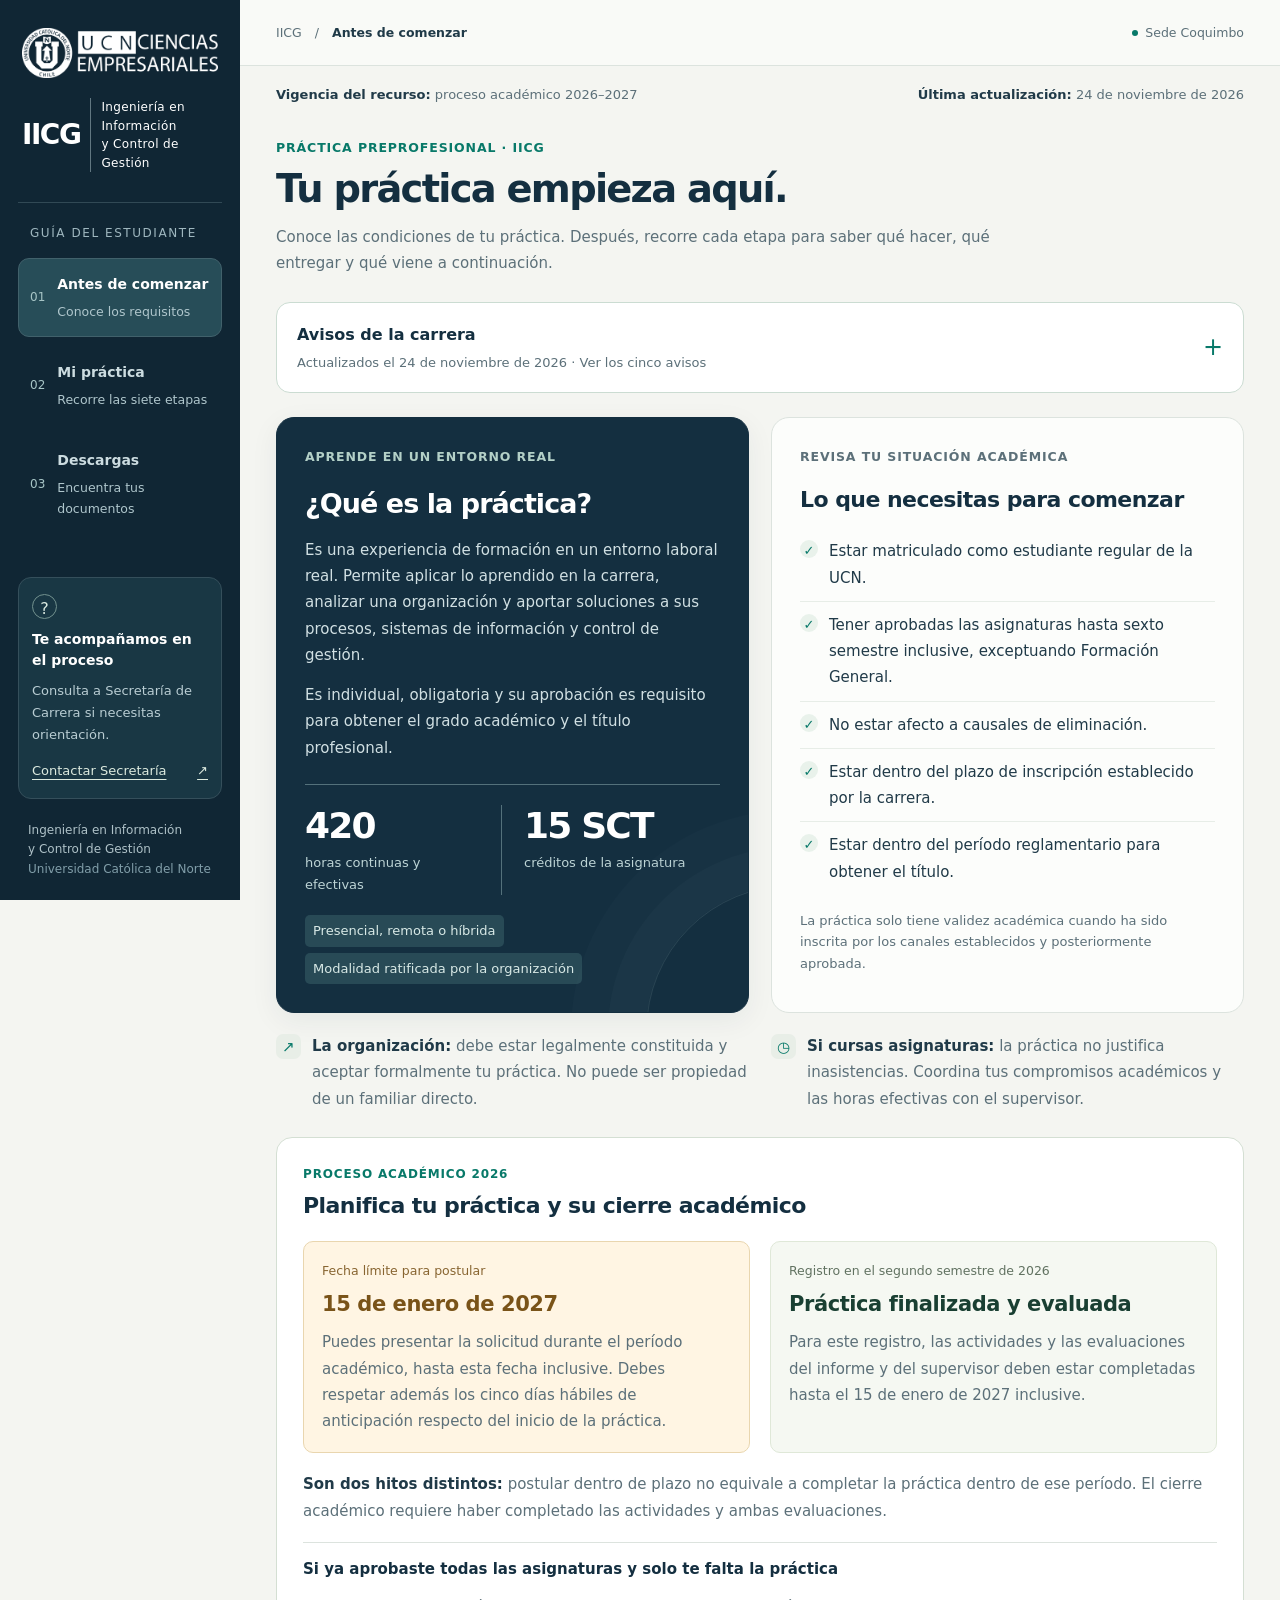
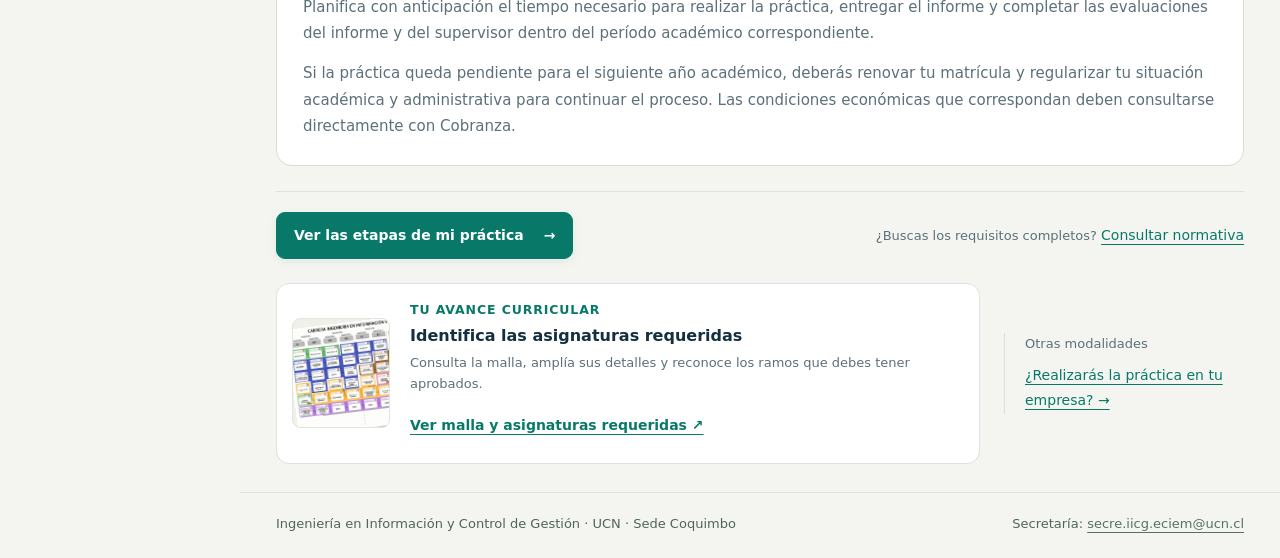
<file: index.html>
<!doctype html>
<html lang="es"><head><meta charset="utf-8"><meta name="viewport" content="width=device-width, initial-scale=1"><title>Tu práctica paso a paso · IICG UCN</title><meta name="description" content="Guía interactiva de práctica IICG: requisitos, proceso en siete etapas y documentos descargables."><style>
:root{--navy:#142f40;--navy-deep:#102634;--ink:#203a48;--muted:#5c7079;--teal:#087969;--teal-dark:#075e54;--mint:#eaf3ed;--sage:#b9cfc0;--paper:#f4f5f1;--line:#dce3de;--white:#fff;--gold:#9b6a24;--amber:#fcf1db;--radius:18px}*{box-sizing:border-box}html{scroll-behavior:smooth}body{margin:0;background:var(--paper);color:var(--ink);font:15px/1.65 system-ui,-apple-system,"Segoe UI",sans-serif}button,input{font:inherit}button{cursor:pointer}a{color:var(--teal);text-underline-offset:4px}button,a,input{touch-action:manipulation}button:focus-visible,a:focus-visible,input:focus-visible,summary:focus-visible{outline:3px solid #d0a855;outline-offset:4px}[hidden]{display:none!important}.skip{position:fixed;top:-100px;left:20px;background:white;padding:12px;z-index:100}.skip:focus{top:12px}.app-frame{display:grid;grid-template-columns:218px minmax(0,1fr);min-height:100vh}.app-sidebar{background:var(--navy-deep);color:white;position:sticky;top:0;height:100vh;padding:28px 18px 20px;display:flex;flex-direction:column;overflow:auto}.brand{display:flex;align-items:center;gap:10px;padding:0 4px 30px}.brand b{font-size:28px;font-weight:800;letter-spacing:-1.5px;line-height:1}.brand span{font-size:.75rem;letter-spacing:.03em;line-height:1.55;border-left:1px solid #617781;padding-left:10px}.sidebar-caption{font-size:.75rem;letter-spacing:.13em;color:#9fb7bf;padding:20px 12px 14px;border-top:1px solid #314955}.nav-main{display:flex;flex-direction:column;gap:9px}.sidebar-nav button{width:100%;display:flex;gap:12px;align-items:center;background:transparent;color:#ccdce0;border:1px solid transparent;border-radius:11px;text-align:left;padding:14px 11px}.sidebar-nav button[aria-pressed=true]{background:#274d58;border-color:#41616b;color:white}.nav-index{font-size:.8125rem;color:#a7c5c6;line-height:1}.nav-copy strong{font-size:.9375rem;display:block;font-weight:650}.nav-copy small{font-size:.75rem;display:block;margin-top:4px;color:#afc6cc}.sidebar-help{margin-top:auto;border:1px solid #354f5b;background:#193744;border-radius:13px;padding:16px 13px;font-size:.8125rem}.help-mark{display:grid;place-items:center;width:25px;height:25px;border:1px solid #72918e;color:#d9e8df;border-radius:50%;font-size:1rem;margin-bottom:10px}.sidebar-help strong{font-size:.9375rem;line-height:1.5;display:block}.sidebar-help p{font-size:.8125rem;color:#b9cdd3;margin:9px 0 13px}.sidebar-help a{color:#dceadf;font-size:.8125rem;display:flex;justify-content:space-between}.sidebar-bottom{padding:22px 10px 0;font-size:.75rem;color:#aec1c7;line-height:1.7}.sidebar-bottom span{color:#819ea9}.app-workspace{min-width:0}.utility-bar{height:66px;border-bottom:1px solid var(--line);display:flex;justify-content:space-between;align-items:center;padding:0 36px;background:#f9faf7}.breadcrumb{display:flex;gap:13px;align-items:center;font-size:.8125rem;color:var(--muted)}.breadcrumb strong{font-weight:550;color:var(--ink)}.utility-meta{font-size:.8125rem;display:flex;gap:7px;align-items:center;color:var(--muted)}.campus-dot{width:6px;height:6px;background:var(--teal);border-radius:50%}main{max-width:1500px;margin:auto;padding:32px 36px 0;min-height:calc(100vh - 155px)}.screen{animation:screen-in .22s ease-out}@keyframes screen-in{from{opacity:.3;transform:translateY(5px)}to{opacity:1;transform:none}}.eyebrow{font-size:.75rem;letter-spacing:.15em;text-transform:uppercase;color:var(--teal);font-weight:750;margin:0 0 8px}h1{font-size:clamp(28px,3vw,43px);line-height:1.15;letter-spacing:-.045em;font-weight:750;color:var(--navy);margin:0 0 13px}h2{font-size:23px;line-height:1.3;letter-spacing:-.025em;color:var(--navy);margin:0 0 14px}h3{font-size:15px;color:var(--navy);line-height:1.4;margin:0 0 9px}p{margin:0 0 14px}.lead{font-size:1rem;line-height:1.75;color:var(--muted);max-width:740px;margin-bottom:0}.page-heading{margin-bottom:26px;max-width:950px}.intro-layout{display:grid;grid-template-columns:1fr 1fr;gap:22px;align-items:stretch}.panel{padding:28px;background:white;border:1px solid var(--line);border-radius:var(--radius);min-width:0}.panel-kicker{font-size:.75rem;letter-spacing:.14em;font-weight:700;margin:0 0 19px;color:var(--muted)}.intro-definition{background:var(--navy);border-color:var(--navy);position:relative;overflow:hidden;box-shadow:0 8px 28px #102d4010}.intro-definition:after{content:'';position:absolute;border:1px solid #55717855;width:290px;height:290px;border-radius:50%;right:-190px;bottom:-165px;box-shadow:0 0 0 38px #55717813,0 0 0 75px #5571780c;pointer-events:none}.intro-definition h2{color:white;font-size:27px;margin-bottom:16px;letter-spacing:-.035em}.intro-definition .panel-kicker{color:#b3d0c7}.intro-copy{font-size:.9375rem;color:var(--muted);line-height:1.85}.intro-definition .intro-copy{color:#d1e0e3}.facts{display:flex;gap:0;border-top:1px solid var(--line);margin-top:23px;padding-top:20px}.facts>div{padding:0 22px;border-right:1px solid var(--line);flex:1}.facts>div:first-child{padding-left:0}.facts>div:last-child{border-right:0}.facts strong{display:block;font-size:36px;font-weight:650;letter-spacing:-.05em;line-height:1.15;color:var(--navy);margin-bottom:6px}.facts span{font-size:.8125rem;line-height:1.5;color:var(--muted);display:block}.intro-definition .facts{border-color:#54717b}.intro-definition .facts>div{border-color:#54717b}.intro-definition .facts strong{color:white}.intro-definition .facts span{color:#bdd4d5}.info-pills{display:flex;flex-wrap:wrap;gap:6px;margin-top:20px}.info-pills span{font-size:.75rem;color:#d8e9e6;background:#284a56;border-radius:5px;padding:5px 8px}.intro-requirements{background:#fcfdfb}.intro-requirements h2{font-size:22px}.requirements{list-style:none;margin:0;padding:0}.requirements li{display:flex;gap:11px;align-items:flex-start;font-size:.9375rem;line-height:1.65;padding:10px 0;border-bottom:1px solid #e7ede7}.requirements li:before{content:'✓';display:grid;place-items:center;min-width:18px;height:18px;color:var(--teal);background:#e9f2eb;border-radius:50%;font-size:.8125rem;font-weight:750;margin-top:2px}.requirements li:last-child{border:0}.intro-note{font-size:.8125rem;color:var(--muted);margin:15px 0 0;line-height:1.75}.intro-support{display:grid;grid-template-columns:1fr 1fr;gap:22px;margin:20px 0}.support-note{position:relative;padding:0 0 0 36px;font-size:.8125rem;line-height:1.8;color:var(--muted);margin:0}.support-note b{color:var(--ink)}.support-icon{position:absolute;left:0;top:1px;width:25px;height:25px;background:#e8eee7;color:var(--teal);display:grid;place-items:center;border-radius:7px;font-size:15px}.primary,.outline{border:1px solid var(--teal);border-radius:9px;padding:12px 17px;display:inline-flex;align-items:center;justify-content:center;gap:20px;text-decoration:none;font-size:.8125rem;font-weight:700;line-height:1.5;transition:background .15s,box-shadow .15s}.primary{background:var(--teal);color:white;box-shadow:0 3px 10px #006b6015}.primary:hover{background:var(--teal-dark);box-shadow:0 4px 12px #006b6025}.outline{background:white;border-color:#cfdad3;color:var(--ink)}.outline:hover{background:#f4f8f3}.mini-link{border:0;background:none;padding:0;font-size:.8125rem;color:var(--teal);text-decoration:underline;text-underline-offset:4px;text-align:left}.intro-bottom{display:flex;justify-content:space-between;align-items:center;gap:20px;margin-top:24px}.intro-bottom p{font-size:.8125rem;color:var(--muted);margin:0}.start-strip{border-top:1px solid var(--line);padding-top:20px}.intro-tools{display:grid;grid-template-columns:1fr 240px;gap:24px;align-items:center;margin-top:24px}.curriculum-launch{display:flex;align-items:center;border:1px solid var(--line);border-radius:13px;overflow:hidden;background:#fff;gap:20px;padding:15px}.curriculum-thumb{width:98px;height:110px;flex-shrink:0;overflow:hidden;background:#eef0e9;border:1px solid #e2e7dc;border-radius:8px;display:grid;place-items:center}.curriculum-thumb img{width:170px;transform:rotate(-7deg);max-width:none;opacity:.85}.curriculum-copy h3{font-size:1rem;margin:0 0 4px}.curriculum-copy>p:not(.eyebrow){font-size:.8125rem;color:var(--muted);margin:0 0 9px}.curriculum-copy .outline{padding:0;border:0;background:transparent;font-size:.8125rem;color:var(--teal);text-decoration:underline;text-underline-offset:4px;text-align:left;justify-content:flex-start}.curriculum-copy .eyebrow{font-size:.75rem;margin-bottom:5px}.enterprise-link{padding-left:20px;border-left:1px solid #d7dfd6}.enterprise-link>span{display:block;font-size:.75rem;color:var(--muted);margin-bottom:8px}.enterprise-link .mini-link{font-size:.8125rem;line-height:1.8}.process-header{display:flex;align-items:flex-start;justify-content:space-between;gap:24px;margin-bottom:26px}.process-header h1{font-size:32px;letter-spacing:-.04em;margin-bottom:10px}.process-header .lead{font-size:.9375rem}.route-label{display:inline-block;background:#e4eee7;color:var(--teal);border:1px solid #d1e3d6;padding:5px 10px;border-radius:30px;font-size:.75rem;font-weight:650;white-space:nowrap;margin-top:5px}.process-body{display:grid;grid-template-columns:177px minmax(0,1fr);gap:26px;align-items:start}.journey{position:sticky;top:22px;padding-right:15px;border-right:1px solid var(--line)}.journey-heading .eyebrow{font-size:.75rem;color:var(--muted);margin-bottom:5px}.journey-heading p{font-size:.8125rem;color:var(--muted);line-height:1.7;margin-bottom:18px}.flow{display:flex;flex-direction:column;position:relative;gap:4px}.flow-group{font-size:.75rem;font-weight:650;letter-spacing:.02em;color:#6d7d80;margin:13px 0 5px;padding-left:2px}.flow-group:first-child{margin-top:0}.flow button{position:relative;display:grid;grid-template-columns:27px minmax(0,1fr);column-gap:10px;background:none;border:1px solid transparent;border-radius:9px;text-align:left;color:var(--ink);padding:11px 7px;width:100%;min-width:0}.flow button:not(:last-child):after{content:'';position:absolute;left:20px;top:40px;width:1px;height:15px;background:#cddbd1;z-index:-1}.flow-num{display:grid;place-items:center;grid-row:1/3;width:24px;height:24px;border:1px solid #c7d6cb;border-radius:50%;font-size:.75rem;font-weight:700;color:#5a7870;background:var(--paper);margin-top:1px}.flow button strong{font-size:.8125rem;font-weight:650;line-height:1.5}.flow button small{font-size:.75rem;color:var(--muted);margin-top:1px;line-height:1.6}.mobile-name{display:none}.flow button:hover{background:#eaf0e8}.flow button[aria-current=step]{background:#dcece1;border-color:#bdd5c5;color:#065f50}.flow button[aria-current=step] .flow-num{background:var(--teal);color:white;border-color:var(--teal);box-shadow:0 0 0 3px #0879690d}.flow button[aria-current=step] small{color:#3e695c}.stage-workspace{min-width:0}.stage-layout{display:flex;flex-direction:column;gap:18px}.stage-main{background:white;border:1px solid #dce4db;border-radius:var(--radius);padding:27px;min-width:0;box-shadow:0 4px 16px #243c2f04}.stage-meta{display:flex;align-items:center;justify-content:space-between;gap:12px;margin-bottom:16px}.stage-meta span{font-size:.75rem;font-weight:750;letter-spacing:.12em;color:var(--teal)}#stage-phase{color:#6b7b75;background:#f0f4ed;border-radius:4px;padding:4px 7px;font-weight:500;letter-spacing:.02em}.stage-main h2{font-size:25px;line-height:1.25;margin-bottom:13px;max-width:780px;letter-spacing:-.03em}.stage-main>.description{font-size:.9375rem;color:var(--muted);line-height:1.85;margin-bottom:20px}.stage-facts{display:grid;grid-template-columns:1.2fr 1fr;gap:0;background:#f2f5ef;border:1px solid #e3e9dd;border-radius:10px;padding:15px 16px;margin-bottom:22px}.stage-facts .aside-block{padding:0 15px 0 0;margin:0;border-right:1px solid #d8e2d2}.stage-facts .aside-block+.aside-block{padding:0 0 0 15px;border:0}.aside-label{font-size:.75rem!important;font-weight:750;letter-spacing:.12em;text-transform:uppercase;color:#5e7568!important;margin-bottom:6px!important}.aside-block p{font-size:.8125rem;color:var(--ink);line-height:1.75;margin:0}.action-heading{display:flex;justify-content:space-between;gap:10px;align-items:center;margin-bottom:12px}.action-heading .eyebrow{margin:0;font-size:.75rem}.action-heading>span:last-child{font-size:.75rem;color:#72847b}.actions{list-style:none;counter-reset:action;display:grid;grid-template-columns:repeat(2,minmax(0,1fr));gap:12px;margin:0;padding:0}.actions li{counter-increment:action;position:relative;border:1px solid #e0e7df;border-radius:10px;background:#fff;padding:17px 15px 16px 42px;min-width:0}.actions li:before{content:counter(action,decimal-leading-zero);position:absolute;left:14px;top:18px;font-size:.75rem;color:#6a8979;font-weight:650}.action-text h3{font-size:.8125rem;font-weight:700;line-height:1.5;margin:0 0 7px;color:var(--ink)}.action-text p{font-size:.8125rem;line-height:1.85;color:var(--muted);margin:0}.actions li:last-child:nth-child(odd){grid-column:1/-1}.result{position:relative;padding:15px 18px 15px 47px;background:#e9f3ed;border-radius:9px;margin-top:20px;font-size:.8125rem;color:#315d4d;line-height:1.75}.result b{display:block;font-size:.75rem;text-transform:uppercase;letter-spacing:.08em;margin-bottom:4px;color:#43715e}.result-mark{position:absolute;left:18px;top:17px;font-size:18px;color:var(--teal)}.stage-nav{display:flex;align-items:center;justify-content:space-between;gap:16px;margin-top:23px;padding-top:19px;border-top:1px solid #e3e9df}.stage-nav button{font-size:.8125rem;padding:10px 15px}.stage-nav button:disabled{opacity:.4;cursor:default}.document-tray{background:#eaf0e7;border:1px solid #d9e3d5;border-radius:12px;padding:20px;display:grid;grid-template-columns:minmax(0,1fr) 180px;gap:24px;align-items:start}.document-tray>.aside-block:last-child{padding-left:20px;border-left:1px solid #ccd9c7;height:100%}.document-tray .aside-label{font-size:.75rem!important}.document-tray .aside-block>p{font-size:.8125rem}.document-tray .aside-block:last-child a{font-size:.8125rem;line-height:1.8}#stage-docs{display:flex;gap:8px;flex-wrap:wrap;margin-top:10px}.document{display:flex;gap:8px;align-items:center;flex:1 1 180px;background:#fff;border:1px solid #d4dfd2;border-radius:7px;padding:10px;text-decoration:none;color:var(--ink);min-width:0;font-size:.8125rem;line-height:1.6}.file{font-size:.75rem;font-weight:750;color:#5a7461;background:#edf3e9;border:1px solid #d8e4d2;border-radius:4px;padding:4px 5px;display:inline-block;flex-shrink:0}.document .arrow{margin-left:auto;color:var(--teal);font-size:1rem}.document:hover{border-color:#81aa8b}.all-docs{border:0;background:none;color:var(--teal);font-size:.75rem;padding:0;text-decoration:underline;text-underline-offset:4px;margin-top:11px;text-align:left}#step-status{font-size:.75rem;line-height:1.7;color:#6c8075;margin-top:12px}.deadline{margin:0 0 20px;padding:16px 18px;border-radius:10px;background:var(--amber);border:1px solid #ead3aa;position:relative}.deadline b{display:block;font-size:.9375rem;color:#795219;line-height:1.5;margin-bottom:5px}.deadline span{font-size:.8125rem;line-height:1.8;color:#80663d;display:block}.decisions{display:grid;grid-template-columns:repeat(3,minmax(0,1fr));gap:10px;margin-top:18px}.decisions>div{padding:15px 13px;border:1px solid var(--line);border-radius:9px;background:#f6f8f3}.decisions b{font-size:.8125rem;display:block;color:var(--teal);margin-bottom:7px}.decisions span{font-size:.8125rem;line-height:1.8;display:block;color:var(--muted)}.decisions>div:nth-child(2){background:#fff6e6;border-color:#ebddbd}.decisions>div:nth-child(2) b{color:#8b6624}.decisions>div:nth-child(3){background:#f6f0ed;border-color:#e6d8cf}.decisions>div:nth-child(3) b{color:#8a5d48}.parallel{display:grid;grid-template-columns:1fr 1fr;gap:13px;margin-top:20px}.parallel>div{padding:19px;background:#edf4ef;border:1px solid #cddfd1;border-radius:11px}.parallel>div:last-child{background:#eef2f6;border-color:#d5dfe8}.parallel span{font-size:.75rem;text-transform:uppercase;letter-spacing:.1em;color:var(--muted)}.parallel b{font-size:.9375rem;display:block;margin:7px 0}.parallel p,.insurance p{font-size:.8125rem;line-height:1.85;margin:0;color:var(--muted)}.insurance{background:#edf3f6;border:1px solid #d5e2e7;border-radius:10px;margin-top:20px;padding:19px}.insurance b{font-size:.9375rem;display:block;margin-bottom:8px}.evaluation-box{margin-top:20px;border:1px solid #dce4da;border-radius:11px;padding:19px;background:#fafbf7}.weights{display:grid;grid-template-columns:1fr 1fr;gap:20px;font-size:.8125rem}.weights strong{font-size:32px;font-weight:600;letter-spacing:-.04em;color:var(--teal);display:block;line-height:1.2;margin-bottom:6px}.grade-toggle{margin-top:16px;border-top:1px solid var(--line);padding-top:14px}.grade-toggle summary{font-size:.8125rem;font-weight:650;color:var(--teal);cursor:pointer}.grade-toggle p{font-size:.8125rem;color:var(--muted);line-height:1.9;margin:12px 0 0}.library-layout{display:grid;grid-template-columns:213px minmax(0,1fr);gap:24px;align-items:start}.categories{display:flex;flex-direction:column;gap:8px}.categories button{background:none;border:1px solid transparent;border-radius:11px;color:var(--muted);padding:18px 15px;text-align:left;font-size:.9375rem;font-weight:650}.category-index{display:block;font-size:.75rem;letter-spacing:.08em;color:#6d8977;margin-bottom:11px}.categories button small{font-size:.75rem;display:block;margin-top:7px;font-weight:400}.category-count{font-size:.75rem;display:inline-block;border:1px solid #d2dfd0;border-radius:30px;padding:3px 8px;margin-top:14px;font-weight:450}.categories button[aria-pressed=true]{background:#e3eee3;border-color:#c4d9c5;color:#185d40}.categories button:hover{background:#eaf0e6}.library-body{min-width:0}.library-body h2{font-size:23px;margin-bottom:8px}.library-body>p{font-size:.8125rem;color:var(--muted);line-height:1.8}.library-body #library-status{font-size:.75rem;margin-top:15px}#library-list{display:grid;grid-template-columns:repeat(2,minmax(0,1fr));gap:15px;margin-top:23px}.library-row{background:white;border:1px solid var(--line);border-radius:14px;padding:21px;display:grid;grid-template-columns:46px minmax(0,1fr);gap:17px;align-items:start;box-shadow:0 3px 12px #314c3903}.document-cover{width:45px;height:57px;border:1px solid #b9cec0;border-radius:5px;background:#edf4ee;position:relative;display:flex;flex-direction:column;align-items:center;padding-top:9px;overflow:hidden}.document-cover:after{content:'';position:absolute;right:-1px;top:-1px;border:6px solid transparent;border-right-color:white;border-top-color:white}.document-cover .file{font-size:.75rem;background:none;padding:0;border:0}.paper-lines{width:23px;height:9px;border-top:1px solid #b3ccba;border-bottom:1px solid #b3ccba;margin-top:6px}.library-row h3{font-size:1rem;line-height:1.55;margin-bottom:8px}.library-row p{font-size:.8125rem;color:var(--muted);line-height:1.85;margin:0}.library-row .own-document{display:block;font-size:.75rem;color:#7d6a4a;margin-top:8px}.library-row>a{grid-column:1/-1;display:flex;align-items:center;justify-content:space-between;border-top:1px solid #e4eade;padding-top:13px;margin-top:3px;font-size:.8125rem;text-decoration:none;color:var(--teal);font-weight:650}.enterprise-screen>.eyebrow{margin-bottom:10px}.enterprise-screen>.lead{margin-bottom:25px}.enterprise-screen .panel{background:#fff}.enterprise-screen .requirements{margin-top:17px}.enterprise-screen .intro-layout .panel:first-child{border-top:3px solid #628074}.enterprise-screen .intro-bottom{margin-top:24px}.footer{max-width:1500px;margin:28px auto 0;padding:20px 36px 24px;border-top:1px solid var(--line);display:flex;gap:15px;justify-content:space-between;align-items:center;font-size:.75rem;color:#718077;line-height:1.8}.footer .mini-link{font-size:.75rem}.footer a{color:#537360}.footer #return-traditional{font-size:.8125rem}dialog{background:white;color:var(--ink);border:1px solid #cfdbd1;border-radius:18px;padding:26px;width:min(1260px,95vw);max-height:94vh;box-shadow:0 20px 80px #102d4035}dialog::backdrop{background:#102634b8;backdrop-filter:blur(3px)}.dialog-header{display:flex;justify-content:space-between;align-items:flex-start;gap:24px}.dialog-header h2{font-size:24px}.curriculum-intro{font-size:.8125rem;color:var(--muted);line-height:1.8;margin:12px 0}.curriculum-controls{display:flex;align-items:center;gap:20px;flex-wrap:wrap;font-size:.8125rem;margin:16px 0}.curriculum-controls label{display:flex;align-items:center;gap:8px}.curriculum-controls input{accent-color:var(--teal)}.curriculum-controls .outline{font-size:.8125rem;padding:8px 12px}.curriculum-scroll{max-height:62vh;overflow:auto;border:1px solid var(--line);border-radius:7px;background:white}.curriculum-image{position:relative;width:100%;line-height:0}.curriculum-image.zoomed{width:1800px}.curriculum-image img{width:100%;height:auto;display:block}.curriculum-image svg{position:absolute;inset:0;width:100%;height:100%;pointer-events:none}.curriculum-image rect{fill:#ffd43b;fill-opacity:.38;stroke:#bf4d00;stroke-width:6}
@media(min-width:1600px){.app-frame{grid-template-columns:240px minmax(0,1fr)}.app-sidebar{padding:34px 23px}.process-body{grid-template-columns:195px minmax(0,1fr);gap:30px}.stage-main{padding:32px}.action-text p{font-size:.9375rem}.action-text h3{font-size:1rem}.aside-block p{font-size:.8125rem}.stage-main>.description{font-size:1rem}.stage-main h2{font-size:29px}.lead{font-size:1rem}.intro-copy,.requirements li{font-size:1rem}.intro-definition h2{font-size:30px}.intro-layout .panel{padding:33px}}
@media(max-width:1200px){.app-frame{grid-template-columns:190px minmax(0,1fr)}.app-sidebar{padding:24px 13px}.brand{gap:9px}.brand b{font-size:24px}.brand span{font-size:.75rem;padding-left:8px}.nav-copy strong{font-size:.8125rem}.nav-copy small{font-size:.75rem}.sidebar-nav button{padding:12px 9px}.utility-bar{padding:0 26px}main{padding:27px 26px 0}.process-body{grid-template-columns:158px minmax(0,1fr);gap:20px}.journey{padding-right:10px}.flow button{column-gap:7px;padding:10px 5px}.flow strong{font-size:.8125rem}.flow button small{font-size:.75rem}.stage-main{padding:23px}.stage-main h2{font-size:23px}.actions li{padding:14px 12px 14px 34px}.actions li:before{left:10px;top:15px;font-size:.75rem}.action-text h3{font-size:.8125rem}.action-text p{font-size:.8125rem}.stage-facts{padding:13px}.document-tray{grid-template-columns:1fr;gap:17px}.document-tray>.aside-block:last-child{padding:13px 0 0;border-left:0;border-top:1px solid #ccd9c7}.intro-tools{grid-template-columns:1fr 180px;gap:18px}.panel{padding:23px}.intro-copy,.requirements li{font-size:.8125rem}.intro-definition h2{font-size:24px}.library-layout{grid-template-columns:180px minmax(0,1fr);gap:20px}.library-row{padding:17px;gap:13px}.categories button{padding:15px 12px}.footer{padding-left:26px;padding-right:26px}.stage-facts{grid-template-columns:1.15fr 1fr}}
@media(max-width:1000px){.app-frame{grid-template-columns:170px minmax(0,1fr)}.app-sidebar{padding:22px 10px}.brand span{display:none}.brand b{font-size:30px}.sidebar-caption{font-size:.75rem;padding-left:9px}.sidebar-nav button{gap:9px}.nav-copy small{display:none}.nav-copy strong{font-size:.8125rem}.sidebar-help{padding:14px 11px}.sidebar-help strong{font-size:.8125rem}.sidebar-bottom{font-size:.75rem}.process-body{grid-template-columns:140px minmax(0,1fr);gap:17px}.stage-main{padding:21px}.stage-main h2{font-size:22px}.actions{grid-template-columns:1fr;gap:10px}.action-text p{font-size:.8125rem}.action-text h3{font-size:.9375rem}.stage-facts{grid-template-columns:1fr;gap:12px}.stage-facts .aside-block{border:0;padding:0}.stage-facts .aside-block+.aside-block{padding:12px 0 0;border-top:1px solid #d8e2d2}.intro-layout{grid-template-columns:1fr}.intro-definition .facts{margin-top:20px;padding-top:18px}.intro-definition{padding:27px}.intro-copy,.requirements li{font-size:.9375rem}.intro-tools{grid-template-columns:1fr}.enterprise-link{padding:0;border:0;display:flex;align-items:center;justify-content:space-between}.enterprise-link>span{margin:0}.library-layout{grid-template-columns:165px minmax(0,1fr)}#library-list{grid-template-columns:1fr}.categories button{font-size:.8125rem}.decisions{grid-template-columns:1fr}.parallel{grid-template-columns:1fr}.intro-support{gap:20px}.support-note{font-size:.8125rem}.intro-bottom{align-items:flex-start;flex-direction:column;gap:13px}}
@media(max-width:760px){.app-frame{display:block}.app-sidebar{position:static;height:auto;overflow:visible;padding:17px 20px 0;display:block}.brand{padding:0 0 16px;gap:12px}.brand b{font-size:26px}.brand span{display:block;font-size:.75rem;border-color:#627983}.sidebar-caption,.sidebar-help,.sidebar-bottom{display:none}.sidebar-nav{margin:0 -5px}.nav-main{flex-direction:row;gap:4px}.sidebar-nav button{padding:12px 8px;gap:8px;border-radius:9px 9px 0 0}.sidebar-nav button[aria-pressed=true]{background:var(--paper);border-color:var(--paper);color:var(--ink)}.nav-index{font-size:.75rem}.sidebar-nav button[aria-pressed=true] .nav-index{color:var(--teal)}.nav-copy strong{font-size:.8125rem;white-space:nowrap}.utility-bar{height:46px;padding:0 22px}.breadcrumb{font-size:.75rem;gap:10px}.utility-meta{font-size:.75rem}main{padding:24px 20px 0;min-height:calc(100vh - 260px)}.page-heading{margin-bottom:23px}.page-heading h1{font-size:31px}.lead{font-size:.9375rem;line-height:1.8}.intro-layout{gap:17px}.panel{padding:24px}.intro-definition h2{font-size:27px}.intro-copy,.requirements li{font-size:.9375rem}.panel-kicker{font-size:.75rem;margin-bottom:15px}.intro-support{grid-template-columns:1fr;gap:15px}.support-note{font-size:.8125rem;line-height:1.85}.start-strip{margin-top:21px}.primary,.outline{font-size:.8125rem;padding:11px 14px}.curriculum-launch{padding:14px;gap:15px}.curriculum-thumb{width:76px;height:100px}.curriculum-copy h3{font-size:1rem}.curriculum-copy>p:not(.eyebrow){font-size:.8125rem}.enterprise-link{display:block}.enterprise-link>span{margin-bottom:5px}.process-header{display:block;margin-bottom:20px}.process-header h1{font-size:30px}.process-header .route-label{margin-top:14px}.process-header .lead{font-size:.9375rem}.process-body{display:block}.journey{position:static;border:0;padding:0;margin:0 0 18px}.journey-heading{display:none}.flow{flex-direction:row;overflow:auto;gap:7px;padding:2px 0 11px;scrollbar-width:thin;scroll-snap-type:x proximity}.flow-group{display:none}.flow button{display:flex;flex-direction:column;gap:3px;flex:0 0 112px;min-height:95px;padding:12px 11px;border-color:#d7e1d5;border-radius:10px;background:#fafbf8;scroll-snap-align:start}.flow button:after{display:none}.flow-num{width:23px;height:23px;margin-bottom:6px;font-size:.75rem}.flow button strong{font-size:.8125rem;line-height:1.5}.flow button small{font-size:.75rem;line-height:1.5}.flow button[aria-current=step]{background:#dcece1;border-color:#abcab6}.stage-main{padding:22px;border-radius:15px}.stage-main h2{font-size:24px;line-height:1.3}.stage-main>.description{font-size:.9375rem;line-height:1.9}.stage-meta{margin-bottom:16px}.stage-meta span{font-size:.75rem}.stage-facts{grid-template-columns:1fr;padding:14px;margin-bottom:23px}.aside-block p{font-size:.8125rem}.actions{gap:11px}.actions li{padding:17px 15px 17px 39px;border-radius:10px}.actions li:before{left:12px;top:20px;font-size:.75rem}.action-text h3{font-size:.9375rem;margin-bottom:8px}.action-text p{font-size:.8125rem;line-height:1.9}.action-heading>span:last-child{display:none}.result{font-size:.8125rem;padding:15px 15px 15px 43px}.stage-nav{margin-top:22px;gap:12px}.stage-nav button{font-size:.8125rem;padding:10px 12px;gap:8px}.stage-nav .primary{max-width:70%}.document-tray{padding:20px;border-radius:12px}.document{font-size:.8125rem;padding:11px}.file{font-size:.75rem}.all-docs{font-size:.8125rem}.document-tray .aside-block:last-child a{font-size:.8125rem}.decisions span,.deadline span{font-size:.8125rem}.decisions b,.deadline b{font-size:.9375rem}.parallel p,.insurance p{font-size:.8125rem}.parallel b,.insurance b{font-size:1rem}.grade-toggle p{font-size:.8125rem}.weights{font-size:.8125rem}.library-layout{display:block}.categories{flex-direction:row;gap:7px;margin-bottom:23px}.categories button{flex:1;padding:12px 9px;background:#f9fbf7;border-color:var(--line);font-size:.8125rem;line-height:1.5}.category-index{font-size:.75rem;margin-bottom:7px}.categories button small{display:none}.category-count{font-size:.75rem;padding:2px 5px;margin-top:8px}.library-body h2{font-size:23px}#library-list{grid-template-columns:1fr;gap:13px;margin-top:20px}.library-row{padding:20px;grid-template-columns:44px minmax(0,1fr);gap:17px}.library-row h3{font-size:1rem}.library-row p{font-size:.8125rem}.library-row>a{font-size:.8125rem}.library-row .own-document{font-size:.75rem}.footer{padding:19px 20px;flex-direction:column;align-items:flex-start;font-size:.75rem;gap:9px;margin-top:26px}.footer a{font-size:.75rem}dialog{padding:20px;border-radius:13px;width:96vw}.dialog-header h2{font-size:21px}.curriculum-controls{gap:13px;font-size:.8125rem}.curriculum-intro{font-size:.8125rem}.dialog-header .outline{padding:8px 10px;font-size:.8125rem}.dialog-header{gap:12px}.enterprise-screen h1{font-size:31px}.enterprise-screen .intro-copy{font-size:.9375rem}.facts strong{font-size:34px}.enterprise-screen .intro-bottom{align-items:flex-start;flex-direction:column;gap:19px}}
@media(max-width:380px){.app-sidebar{padding-left:15px;padding-right:15px}.nav-copy strong{font-size:.8125rem}.nav-index{display:none}main{padding-left:15px;padding-right:15px}.utility-bar{padding-left:17px;padding-right:17px}.stage-main{padding:18px}.curriculum-thumb{display:none}.stage-main h2{font-size:22px}.page-heading h1,.process-header h1{font-size:29px}}
@media(prefers-reduced-motion:reduce){html{scroll-behavior:auto}.screen{animation:none}.primary,.outline{transition:none}}
@media print{.app-frame{display:block}.app-sidebar,.utility-bar,.footer,.journey,.stage-nav,.intro-bottom,.intro-tools,.mini-link{display:none!important}body{background:white;font-size:11pt}main{padding:0;max-width:none}.panel,.stage-main,.document-tray{box-shadow:none;border:1px solid #ddd}.intro-definition{background:white;color:black}.intro-definition h2,.intro-definition .intro-copy,.intro-definition .facts strong,.intro-definition .facts span{color:black}.intro-layout,.process-body{display:block}.stage-layout{display:block}.stage-main{margin-bottom:20px}.actions{display:block}.actions li{break-inside:avoid;margin-bottom:10px}.action-text p{font-size:11pt}.intro-definition:after{display:none}.document-tray{display:block}.library-layout{display:block}.categories{display:none}#library-list{grid-template-columns:1fr 1fr}.stage-facts{background:#f5f5f5}.screen{animation:none}.panel{margin-bottom:20px}}

.academic-planning{background:#fff;border:1px solid #d4dfd3;border-radius:16px;margin:25px 0;padding:26px}.planning-heading h2{font-size:22px;margin:0 0 20px}.planning-heading .eyebrow{font-size:.75rem}.planning-dates{display:grid;grid-template-columns:1fr 1fr;gap:20px}.planning-date{padding:18px;border-radius:10px;background:#f5f8f2;border:1px solid #dfe8d8}.planning-date:first-child{background:#fff5e3;border-color:#e9d6af}.planning-label{display:block;font-size:.8125rem;line-height:1.7;color:#617261;margin-bottom:9px}.planning-date:first-child .planning-label{color:#886531}.planning-date strong{font-size:19px;letter-spacing:-.02em;line-height:1.4;display:block;color:#193f32;margin-bottom:10px}.planning-date:first-child strong{color:#795318}.planning-date p{font-size:.9375rem;line-height:1.85;color:var(--muted);margin:0}.planning-explanation{font-size:.9375rem;line-height:1.85;color:var(--muted);margin:18px 0}.planning-explanation b{color:var(--ink)}.planning-enrollment{border-top:1px solid var(--line);padding-top:16px}.planning-enrollment summary{font-size:.9375rem;font-weight:650;line-height:1.8;cursor:pointer;color:var(--teal)}.planning-enrollment p{font-size:.9375rem;line-height:1.85;color:var(--muted);margin:14px 0 0}@media(max-width:760px){.academic-planning{padding:21px;margin:22px 0}.planning-heading h2{font-size:22px}.planning-dates{grid-template-columns:1fr;gap:13px}.planning-date p,.planning-enrollment p{font-size:.9375rem}.planning-explanation{font-size:.9375rem}.planning-enrollment summary{font-size:.9375rem}}

.managed-document{border:1px dashed #b6cdbb;border-radius:9px;padding:15px;margin-top:13px;background:#f7faf4}.managed-label{display:block;font-size:.75rem;letter-spacing:.06em;color:#5d7865;margin-bottom:7px}.managed-document h3{font-size:.9375rem;margin:0 0 7px}.managed-document p{font-size:.8125rem;line-height:1.85;color:var(--muted);margin:0}.review-results{margin-top:20px}.review-results>h3{font-size:1rem;margin-bottom:0}.start-gate{background:#edf4ee;border:1px solid #cbdecc;border-radius:10px;padding:17px;margin-top:14px}.start-gate b{display:block;font-size:.9375rem;color:var(--teal);margin-bottom:8px}.start-gate p{font-size:.9375rem;line-height:1.9;color:var(--ink);margin:0}.start-gate span{color:var(--teal);padding:0 4px}.termination-deadline{border-color:#e4c3a2;background:#fff3e3}.insurance p+p{margin-top:11px}.completion-streams{grid-template-columns:repeat(3,minmax(0,1fr))}.completion-streams>div:first-child{background:#fff4e6;border-color:#e7d0ab}.completion-streams>div:last-child{background:#eef2f6;border-color:#d5dfe8}@media(max-width:1100px){.completion-streams{grid-template-columns:1fr}}

#stage-title{scroll-margin-top:24px}#stage-title:focus{outline:none}.action-section{grid-column:1/-1;counter-increment:none!important;margin:22px 0 5px!important;padding:10px 0!important;border:0!important;display:block!important;color:var(--teal);font-size:.9375rem;list-style:none}.action-section:before{display:none!important}.supervisor-states{display:grid;gap:10px;margin:20px 0}.supervisor-states>div{border-left:3px solid var(--teal);background:var(--mint);padding:13px 16px;font-size:.9375rem}.supervisor-states p{margin:4px 0 0}.supervisor-states .failed{border-color:#a34e38;background:#fff1eb}.library-return{margin-bottom:20px}#curriculum-dialog[open]{display:flex;flex-direction:column;height:92dvh;max-height:92dvh;overflow:hidden}#curriculum-dialog .dialog-header,#curriculum-dialog .curriculum-controls,#curriculum-dialog .curriculum-intro{flex-shrink:0}#curriculum-dialog .curriculum-scroll{flex:1;min-height:90px;max-height:none;overflow:auto;overscroll-behavior:contain}#curriculum-dialog>p:last-child{font-size:.8125rem;margin:8px 0 0;flex-shrink:0}@media(max-width:760px){#curriculum-dialog[open]{height:96dvh;max-height:96dvh;width:96vw;padding:16px}#curriculum-dialog .curriculum-intro{line-height:1.45;margin:8px 0}#curriculum-dialog .curriculum-controls{margin:8px 0;gap:10px}.dialog-header h2{font-size:18px}}@media(prefers-reduced-motion:reduce){html{scroll-behavior:auto}.screen{animation:none}}
.curriculum-image{margin-inline:auto}.brand{display:block}.brand img{display:block;width:100%;height:auto;margin-bottom:20px}.brand .brand-text{display:flex;align-items:center;gap:10px}.edition-strip{display:flex;flex-wrap:wrap;justify-content:space-between;gap:6px 24px;max-width:1500px;margin:18px auto 0;padding:0 36px;color:var(--muted);font-size:.8125rem;line-height:1.7}.edition-strip b{font-weight:600;color:var(--ink)}@media(max-width:760px){.edition-strip{padding:0 20px;font-size:.8125rem;margin-top:14px}}@media(max-width:380px){.edition-strip{padding:0 15px}}
/* Escala de lectura intermedia: contenido de 15 px, etiquetas de 12–12,5 px y controles de 13–14 px. */
html{font-size:100%}body{font-size:.9375rem;line-height:1.7}p,li,a,button,span{overflow-wrap:break-word}button,a{white-space:normal}
.lead,.intro-copy,.requirements li,.support-note,.enterprise-screen .intro-copy,.planning-date p,.planning-explanation,.planning-enrollment p,.stage-main>.description,.action-text p,.decisions span,.deadline span,.parallel p,.insurance p,.grade-toggle p,.managed-document p,.start-gate p,.supervisor-states>div{font-size:.9375rem;line-height:1.75}
.action-text h3,.library-row h3,.managed-document h3,.review-results>h3{font-size:1rem;line-height:1.45}.action-text h3{margin-bottom:10px}
.stage-main h2{font-size:clamp(1.4375rem,2.3vw,1.75rem);line-height:1.3}.process-header h1{font-size:clamp(1.75rem,3vw,2.375rem)}.intro-definition h2{font-size:1.6875rem}
.primary,.outline,.mini-link,.stage-nav button,.document,.all-docs,.library-row>a,.document-tray .aside-block:last-child a{font-size:.875rem;line-height:1.5}.primary,.outline,.stage-nav button{min-height:44px}.document{padding:14px;gap:10px}.document .name{flex:1;min-width:0}.all-docs{padding:8px 0}.file,.document-cover .file{font-size:.75rem}.document-cover{width:48px;height:62px}.library-row{grid-template-columns:48px minmax(0,1fr)}
.library-row p,.library-body>p,.aside-block p,.document-tray .aside-block>p,.result,.weights,.grade-toggle summary,.curriculum-intro,.curriculum-controls{font-size:.875rem;line-height:1.7}.aside-label,.document-tray .aside-label{font-size:.78125rem!important;letter-spacing:.06em}.eyebrow,.panel-kicker,.action-heading .eyebrow,.stage-meta span,.managed-label,.result b,.parallel span{font-size:.78125rem;letter-spacing:.07em}.action-heading>span:last-child{font-size:.78125rem}
.facts span,.info-pills span,.intro-note,.intro-bottom p,.curriculum-copy>p:not(.eyebrow),.enterprise-link>span,.journey-heading p,#step-status,.edition-strip,.footer,.footer a,.footer .mini-link{font-size:.8125rem;line-height:1.65}.curriculum-copy h3{font-size:1rem}.curriculum-copy .outline,.enterprise-link .mini-link{font-size:.875rem}.curriculum-copy .eyebrow,.journey-heading .eyebrow,.flow-group,.planning-label,.category-index,.category-count,.library-row .own-document,.library-body #library-status{font-size:.78125rem}.planning-date strong{font-size:1.3125rem;line-height:1.4}
.nav-copy strong{font-size:.875rem;white-space:normal}.nav-copy small{font-size:.78125rem}.nav-index,.sidebar-caption,.sidebar-bottom,.brand span{font-size:.75rem}.sidebar-help strong{font-size:.875rem}.sidebar-help p,.sidebar-help a{font-size:.8125rem}.breadcrumb,.utility-meta{font-size:.78125rem}.sidebar-bottom{line-height:1.65}
.flow button strong,.categories button{font-size:.875rem;line-height:1.5}.flow button small,.categories button small{font-size:.78125rem;line-height:1.5}.flow-num{font-size:.78125rem;width:28px;height:28px}.flow button{grid-template-columns:28px minmax(0,1fr);padding:12px 7px}.flow-group{margin-top:18px;line-height:1.5}.categories button{padding:16px}.route-label{font-size:.78125rem;white-space:normal}.actions li:before{font-size:.78125rem}.actions li{padding:20px 18px 20px 44px}.action-section{font-size:.9375rem}.deadline b,.decisions b,.parallel b,.insurance b,.start-gate b{font-size:1rem}
#curriculum-dialog .curriculum-intro,#curriculum-dialog>p:last-child{font-size:.8125rem;line-height:1.6}#curriculum-dialog .curriculum-controls{font-size:.8125rem}#curriculum-dialog .curriculum-controls .outline,#close-curriculum{font-size:.8125rem;min-height:44px}.curriculum-controls label{line-height:1.5}.curriculum-controls input{width:18px;height:18px;flex-shrink:0}.edition-strip{gap:8px 24px}
@media(min-width:1101px){.app-frame{grid-template-columns:240px minmax(0,1fr)}.process-body{grid-template-columns:200px minmax(0,1fr);gap:24px}}
@media(max-width:1100px){.actions,#library-list{grid-template-columns:1fr}.process-body{grid-template-columns:175px minmax(0,1fr);gap:20px}.intro-layout{grid-template-columns:1fr}.intro-tools{grid-template-columns:1fr}.enterprise-link{padding:0;border:0}.brand span{font-size:.75rem}}
@media(max-width:760px){main{padding-left:20px;padding-right:20px}.process-body{display:block}.process-header .lead{font-size:.9375rem}.flow button{flex:0 0 142px;min-height:118px;padding:13px}.flow button strong{font-size:.875rem}.flow button small{font-size:.78125rem}.flow-num{width:28px;height:28px}.nav-main{width:100%;display:grid;grid-template-columns:repeat(3,minmax(0,1fr));gap:4px}.sidebar-nav button{padding:10px 6px;gap:6px;min-height:52px}.nav-copy strong{font-size:.8125rem;white-space:normal}.nav-copy small{display:none}.nav-index{display:none}.categories{flex-direction:column;gap:8px}.categories button{display:grid;grid-template-columns:26px minmax(0,1fr) auto;gap:8px;align-items:center;font-size:.875rem;padding:14px 12px}.category-index,.category-count{margin:0;font-size:.75rem}.category-name{min-width:0}.stage-main{padding:22px}.stage-nav{flex-wrap:wrap}.stage-nav .primary{max-width:100%}.stage-meta{flex-wrap:wrap}.intro-bottom{flex-wrap:wrap;align-items:flex-start}.footer{font-size:.8125rem}.edition-strip{font-size:.78125rem}.curriculum-controls{gap:10px}#curriculum-dialog .curriculum-intro{font-size:.78125rem;line-height:1.45}#curriculum-dialog>p:last-child{font-size:.78125rem;line-height:1.4}#curriculum-dialog .curriculum-controls{font-size:.78125rem}#curriculum-dialog .curriculum-controls .outline{font-size:.78125rem}.dialog-header h2{font-size:1.1875rem}}
@media(max-width:380px){main{padding-left:15px;padding-right:15px}.stage-main{padding:18px}.nav-copy strong{font-size:.78125rem}.categories button{grid-template-columns:24px minmax(0,1fr)}.category-count{grid-column:2;justify-self:start}.library-row{padding:18px}.actions li{padding-right:15px}.facts>div{padding:0 12px}}
@media print{body{font-size:11pt}.edition-strip{font-size:10pt}.action-text p{font-size:11pt}}

/* Avisos del proceso académico 2026–2027 */
.career-notices{background:#fff;border:1px solid #cbdcd2;border-radius:14px;margin:0 0 24px;padding:18px 20px}
.career-notices>summary{cursor:pointer;display:flex;align-items:center;justify-content:space-between;gap:18px;color:var(--navy);font-weight:700;font-size:1rem;list-style:none}
.career-notices>summary::-webkit-details-marker{display:none}
.career-notices>summary:after{content:'+';font-size:24px;color:var(--teal);font-weight:400}
.career-notices[open]>summary:after{content:'−'}
.notice-summary{font-size:.875rem;line-height:1.65;color:var(--muted);margin:8px 0 0}
.notice-updated{font-size:.8125rem;color:var(--muted);font-weight:400;display:block;margin-top:3px}
.notice-grid{display:grid;grid-template-columns:1fr 1fr;gap:18px 24px;margin-top:18px;padding-top:18px;border-top:1px solid var(--line)}
.notice-grid article h3,.context-notice h3{font-size:1rem;margin:0 0 7px}
.notice-grid article p,.context-notice p{font-size:.875rem;line-height:1.75;color:var(--muted);margin:0 0 8px}
.notice-grid article p:last-child,.context-notice p:last-child{margin-bottom:0}
.context-notices{display:grid;gap:10px;margin:0 0 20px}
.context-notice{padding:16px 18px;background:#f0f6f2;border:1px solid #d3e3d9;border-radius:10px}
.context-notice.notice-documents{background:#fff7e8;border-color:#ead6b3}
.library-body>.context-notices{margin-top:18px}
@media(max-width:760px){.notice-grid{grid-template-columns:1fr}.career-notices{padding:16px}.career-notices>summary{align-items:flex-start}.notice-grid article p,.context-notice p{font-size:.9375rem}}


/* Readable secondary labels and operating-system contrast preferences. */
.footer{color:#506557}
.flow-group,#stage-phase,.action-heading>span:last-child,#step-status,.category-index{color:#466052}
.flow-num{color:#466458}
.document-tray .aside-label{color:#466052!important}
.flow-group,.flow button small,.stage-meta span,.action-heading>span:last-child,.category-index,#step-status{font-size:.875rem}
@media(prefers-contrast:more){
  :root{--muted:#354d58;--line:#83968d}
  .panel,.stage-main,.library-row,.context-notice,.career-notices{border-color:#789084}
  .flow-group,#stage-phase,.action-heading>span:last-child,#step-status,.category-index,.footer{color:#334c42}
}
@media(forced-colors:active){
  button,a,input,summary{forced-color-adjust:auto}
  .flow button[aria-current=step],.categories button[aria-pressed=true],.sidebar-nav button[aria-pressed=true]{outline:2px solid Highlight;outline-offset:-3px}
  .flow-num,.file,.panel,.stage-main,.library-row,.context-notice,.career-notices{border-color:CanvasText}
  .intro-definition{background:Canvas;color:CanvasText}
  .intro-definition h2,.intro-definition .intro-copy,.intro-definition .panel-kicker,.intro-definition .facts strong,.intro-definition .facts span{color:CanvasText}
}


@media(forced-colors:active){
  .app-sidebar .brand img{background:#102634;forced-color-adjust:none}
  #curriculum-highlights rect{fill:transparent;stroke:Highlight;stroke-width:4}
}
</style></head><body><a href="#main" class="skip">Saltar al contenido</a><div class="app-frame"><aside class="app-sidebar" aria-label="Guía de navegación"><div class="brand"><img src="assets/logo-eciem.png" alt="Universidad Católica del Norte Ciencias Empresariales"><div class="brand-text"><b>IICG</b><span>Ingeniería en Información<br>y Control de Gestión</span></div></div><div class="sidebar-caption">GUÍA DEL ESTUDIANTE</div><nav class="sidebar-nav" aria-label="Navegación principal"><div class="nav-main"><button type="button" data-screen="intro" aria-pressed="true"><span class="nav-index" aria-hidden="true">01</span><span class="nav-copy"><strong>Antes de comenzar</strong><small>Conoce los requisitos</small></span></button><button type="button" data-screen="process" aria-pressed="false"><span class="nav-index" aria-hidden="true">02</span><span class="nav-copy"><strong>Mi práctica</strong><small>Recorre las siete etapas</small></span></button><button type="button" data-screen="library" aria-pressed="false"><span class="nav-index" aria-hidden="true">03</span><span class="nav-copy"><strong>Descargas</strong><small>Encuentra tus documentos</small></span></button></div></nav><div class="sidebar-help"><span class="help-mark" aria-hidden="true">?</span><strong>Te acompañamos en el proceso</strong><p>Consulta a Secretaría de Carrera si necesitas orientación.</p><a href="mailto:secre.iicg.eciem@ucn.cl">Contactar Secretaría <span aria-hidden="true">↗</span></a></div><div class="sidebar-bottom">Ingeniería en Información<br>y Control de Gestión<br><span>Universidad Católica del Norte</span></div></aside><div class="app-workspace"><header class="utility-bar"><div class="breadcrumb"><span>IICG</span><span aria-hidden="true">/</span><strong id="view-name">Antes de comenzar</strong></div><div class="utility-meta"><span class="campus-dot" aria-hidden="true"></span>Sede Coquimbo</div></header><div class="edition-strip" aria-label="Vigencia y actualización del recurso"><span><b>Vigencia del recurso:</b> <span data-calendar="edition"></span></span><span><b>Última actualización:</b> <time data-updated-date></time></span></div><main id="main">
<section class="screen" id="intro"><div class="page-heading"><p class="eyebrow">Práctica preprofesional · IICG</p><h1>Tu práctica empieza aquí.</h1><p class="lead">Conoce las condiciones de tu práctica. Después, recorre cada etapa para saber qué hacer, qué entregar y qué viene a continuación.</p></div><details class="career-notices" id="career-notices"><summary><span>Avisos de la carrera<span class="notice-updated">Actualizados el 24 de noviembre de 2026 · Ver los cinco avisos</span></span></summary><p class="notice-summary">Documentación 2026 obligatoria desde el 25 de noviembre. Rúbricas de informe 2025 vigentes mientras se comunica su actualización. Revisa también la información sobre competencias genéricas, plataforma institucional y la encuesta de percepción de la práctica tradicional que se aplicará desde enero de 2027.</p><div class="notice-grid" id="career-notices-list"></div></details><div class="intro-layout"><article class="panel intro-definition"><p class="panel-kicker">APRENDE EN UN ENTORNO REAL</p><h2>¿Qué es la práctica?</h2><p class="intro-copy">Es una experiencia de formación en un entorno laboral real. Permite aplicar lo aprendido en la carrera, analizar una organización y aportar soluciones a sus procesos, sistemas de información y control de gestión.</p><p class="intro-copy">Es individual, obligatoria y su aprobación es requisito para obtener el grado académico y el título profesional.</p><div class="facts"><div><strong>420</strong><span>horas continuas y efectivas</span></div><div><strong>15 SCT</strong><span>créditos de la asignatura</span></div></div><div class="info-pills"><span>Presencial, remota o híbrida</span><span>Modalidad ratificada por la organización</span></div></article><article class="panel intro-requirements"><p class="panel-kicker">REVISA TU SITUACIÓN ACADÉMICA</p><h2>Lo que necesitas para comenzar</h2><ul class="requirements"><li>Estar matriculado como estudiante regular de la UCN.</li><li>Tener aprobadas las asignaturas hasta sexto semestre inclusive, exceptuando Formación General.</li><li>No estar afecto a causales de eliminación.</li><li>Estar dentro del plazo de inscripción establecido por la carrera.</li><li>Estar dentro del período reglamentario para obtener el título.</li></ul><p class="intro-note">La práctica solo tiene validez académica cuando ha sido inscrita por los canales establecidos y posteriormente aprobada.</p></article></div><div class="intro-support"><p class=" support-note"><span class="support-icon" aria-hidden="true">↗</span><b>La organización:</b> debe estar legalmente constituida y aceptar formalmente tu práctica. No puede ser propiedad de un familiar directo.</p><p class=" support-note"><span class="support-icon" aria-hidden="true">◷</span><b>Si cursas asignaturas:</b> la práctica no justifica inasistencias. Coordina tus compromisos académicos y las horas efectivas con el supervisor.</p></div><section class="academic-planning" id="academic-planning" aria-labelledby="academic-planning-title"><div class="planning-heading"><div><p class="eyebrow">PROCESO ACADÉMICO <span data-calendar="year"></span></p><h2 id="academic-planning-title">Planifica tu práctica y su cierre académico</h2></div></div><div class="planning-dates"><div class="planning-date"><span class="planning-label">Fecha límite para postular</span><strong><span data-calendar="deadline"></span></strong><p>Puedes presentar la solicitud durante el período académico, hasta esta fecha inclusive. Debes respetar además los cinco días hábiles de anticipación respecto del inicio de la práctica.</p></div><div class="planning-date"><span class="planning-label">Registro en el <span data-calendar="period"></span></span><strong>Práctica finalizada y evaluada</strong><p>Para este registro, las actividades y las evaluaciones del informe y del supervisor deben estar completadas hasta el <span data-calendar="deadline"></span> inclusive.</p></div></div><p class="planning-explanation"><b>Son dos hitos distintos:</b> postular dentro de plazo no equivale a completar la práctica dentro de ese período. El cierre académico requiere haber completado las actividades y ambas evaluaciones.</p><div class="planning-enrollment"><h3>Si ya aprobaste todas las asignaturas y solo te falta la práctica</h3><p>Planifica con anticipación el tiempo necesario para realizar la práctica, entregar el informe y completar las evaluaciones del informe y del supervisor dentro del período académico correspondiente.</p><p>Si la práctica queda pendiente para el siguiente año académico, deberás renovar tu matrícula y regularizar tu situación académica y administrativa para continuar el proceso. Las condiciones económicas que correspondan deben consultarse directamente con Cobranza.</p></div></section><div class="intro-bottom start-strip"><button class="primary" type="button" id="start">Ver las etapas de mi práctica <span aria-hidden="true">→</span></button><p>¿Buscas los requisitos completos? <button type="button" class="mini-link" data-library="normativa">Consultar normativa</button></p></div><div class="intro-tools"><div class="curriculum-launch"><div class="curriculum-thumb" aria-hidden="true"><img src="assets/malla-iicg-preview.webp" alt=""></div><div class="curriculum-copy"><p class="eyebrow">TU AVANCE CURRICULAR</p><h3>Identifica las asignaturas requeridas</h3><p>Consulta la malla, amplía sus detalles y reconoce los ramos que debes tener aprobados.</p><button class="outline" type="button" id="open-curriculum">Ver malla y asignaturas requeridas ↗</button></div></div><div class="enterprise-link"><span>Otras modalidades</span><button class="mini-link" type="button" id="own-link">¿Realizarás la práctica en tu empresa? →</button></div></div></section>
<section class="screen" id="process" hidden><div class="process-header"><div><p class="eyebrow" id="process-eyebrow">Tu recorrido</p><h1 id="process-title">Mi práctica, en siete etapas</h1><p class="lead" id="process-lead">Selecciona una etapa del flujo para ver sus acciones, documentos y plazos.</p></div><span class="route-label" id="route-label">Práctica tradicional</span></div><div class="process-body"><aside class="journey"><div class="journey-heading"><span class="eyebrow">MAPA DEL PROCESO</span><p>Selecciona la etapa que quieres consultar.</p></div><nav class="flow" id="flow" aria-label="Etapas de la práctica"></nav></aside><div class="stage-workspace"><div class="stage-layout"><article class="stage-main" id="stage" aria-labelledby="stage-title"><div class="stage-meta"><span id="stage-position"></span><span id="stage-phase"></span></div><h2 tabindex="-1" id="stage-title"></h2><p class="description" id="stage-intro"></p><div class="stage-facts"><div class="aside-block"><p class="aside-label">Cuándo</p><p id="stage-time"></p></div><div class="aside-block"><p class="aside-label">Quiénes participan</p><p id="stage-who"></p></div></div><div id="stage-notice" hidden></div><div class="context-notices" id="stage-updates" hidden></div><div class="action-heading"><span class="eyebrow">QUÉ DEBES HACER</span><span>Acciones de esta etapa</span></div><ol class="actions" id="actions"></ol><div id="stage-visual" hidden></div><div id="evaluation" hidden></div><div class="result"><span class="result-mark" aria-hidden="true">→</span><b>Al terminar esta etapa</b><span id="stage-result"></span></div><div class="stage-nav"><button class="outline" type="button" id="previous">← Anterior</button><button class="primary" type="button" id="next">Siguiente →</button></div></article><aside class="stage-aside document-tray" aria-label="Información de la etapa"><div class="aside-block"><p class="aside-label">Documentos de esta etapa</p><div id="stage-docs"></div><div class="managed-document" id="managed-document" hidden></div><button class="all-docs" type="button" data-library="inscripcion">Ver biblioteca de descargas →</button></div><div class="aside-block"><p class="aside-label">¿Necesitas orientación?</p><p><a href="mailto:secre.iicg.eciem@ucn.cl">Contacta a Secretaría de Carrera</a></p></div></aside></div><p class="intro-note" id="step-status" aria-live="polite"></p></div></div></section>
<section class="screen" id="library" hidden><div class="page-heading library-heading"><p class="eyebrow">Documentos para tu práctica</p><h1>Biblioteca de descargas</h1><p class="lead">Elige una categoría y descarga el documento que necesitas. Las rúbricas y plantillas se consultan directamente en sus archivos.</p></div><div class="library-layout"><nav class="categories" aria-label="Categorías de descargas"><button type="button" data-category="normativa" aria-pressed="true"><span class="category-index">01</span><span class="category-name">Normativa y reglamentación</span><small>Reglas y programa de estudio</small><span class="category-count">3 documentos</span></button><button type="button" data-category="inscripcion" aria-pressed="false"><span class="category-index">02</span><span class="category-name">Inscripción</span><small>Plan y formularios</small><span class="category-count">3 documentos</span></button><button type="button" data-category="evaluacion" aria-pressed="false"><span class="category-index">03</span><span class="category-name">Rúbricas y plantilla de informe</span><small>Criterios y estructura</small><span class="category-count">5 documentos</span></button></nav><div class="library-body"><button type="button" class="outline library-return" id="library-return" hidden>← Volver a la etapa consultada</button><h2 id="library-title"></h2><p id="library-description"></p><div class="context-notices" id="library-updates" hidden></div><div id="library-list"></div><p id="library-status" class="intro-note" aria-live="polite"></p></div></div></section>
<section class="screen enterprise-screen" id="own" hidden><p class="eyebrow">Práctica preprofesional</p><h1>Práctica en empresa propia</h1><p class="lead">Si eres propietario de una empresa y trabajas a tiempo completo en ella, puedes presentar una solicitud fundada a Jefatura de Carrera para realizar la práctica en tu emprendimiento.</p><div class="intro-layout"><article class="panel"><h2>Antes de solicitarla</h2><p class="intro-copy">Debes fundamentar cómo tu ausencia afectaría el funcionamiento y los resultados de la empresa. La solicitud requiere revisión y autorización de Jefatura. La empresa debe tener al menos un año de antigüedad, contado desde su inicio de actividades registrado ante el SII, cumplido al presentar la solicitud.</p><ul class="requirements"><li>Carta de solicitud e inicio de actividades.</li><li>Extracto de constitución cuando corresponda.</li><li>Último estado de situación financiera.</li><li>Otros respaldos pertinentes, como contratos o proyectos adjudicados.</li></ul></article><article class="panel"><h2>Cómo se evalúa</h2><p class="intro-copy">El informe debe evidenciar la gestión del negocio, problemáticas abordadas, soluciones y resultados. La presentación y defensa reemplaza la evaluación del empleador.</p><div class="facts"><div><strong>70%</strong><span>informe del emprendimiento</span></div><div><strong>30%</strong><span>presentación y defensa</span></div></div></article></div><div class="context-notices" id="own-updates"></div><div class="intro-bottom"><button class="primary" type="button" id="own-start">Ver el proceso de empresa propia →</button><button class="mini-link" type="button" data-screen="intro">← Volver a Antes de comenzar</button></div></section></main><footer class="footer"><span>Ingeniería en Información y Control de Gestión · UCN · Sede Coquimbo</span><button class="mini-link" id="return-traditional" type="button" hidden>← Volver a práctica tradicional</button><span>Secretaría: <a href="mailto:secre.iicg.eciem@ucn.cl">secre.iicg.eciem@ucn.cl</a></span></footer></div></div><dialog id="curriculum-dialog" aria-labelledby="curriculum-title"><div class="dialog-header"><div><p class="eyebrow">Requisitos académicos</p><h2 id="curriculum-title">Asignaturas que debes tener aprobadas</h2></div><button type="button" class="outline" id="close-curriculum" aria-label="Cerrar malla curricular">Cerrar ×</button></div><p class="curriculum-intro">Todas las asignaturas de los semestres I a VI, exceptuando Formación General. Los recuadros amarillos con borde naranjo destacan las asignaturas requeridas; la franja morada de Formación General no forma parte de este requisito.</p><div class="curriculum-controls"><label><input id="show-highlights" type="checkbox" checked> Destacar asignaturas requeridas</label><button type="button" class="outline" id="zoom-curriculum" aria-pressed="false">Ampliar malla</button><a href="assets/malla-iicg-2026.png" download>Descargar malla PNG ↓</a></div><div class="curriculum-scroll"><div class="curriculum-image" id="curriculum-image"><img src="assets/malla-iicg-preview.webp" alt="Malla curricular IICG 2026, organizada en diez semestres. Se requieren las asignaturas de los seis primeros semestres, excepto Formación General."><svg id="curriculum-highlights" viewbox="0 0 1822 1376" aria-hidden="true"><rect x="35" y="226" width="143" height="111" rx="7"></rect><rect x="35" y="345" width="143" height="115" rx="7"></rect><rect x="35" y="474" width="143" height="107" rx="7"></rect><rect x="35" y="590" width="143" height="121" rx="7"></rect><rect x="35" y="718" width="143" height="117" rx="7"></rect><rect x="214" y="226" width="140" height="111" rx="7"></rect><rect x="214" y="345" width="140" height="115" rx="7"></rect><rect x="214" y="474" width="140" height="107" rx="7"></rect><rect x="214" y="590" width="140" height="121" rx="7"></rect><rect x="214" y="718" width="140" height="117" rx="7"></rect><rect x="389" y="226" width="140" height="111" rx="7"></rect><rect x="389" y="345" width="140" height="115" rx="7"></rect><rect x="389" y="474" width="140" height="107" rx="7"></rect><rect x="389" y="590" width="140" height="121" rx="7"></rect><rect x="389" y="718" width="140" height="117" rx="7"></rect><rect x="554" y="226" width="147" height="111" rx="7"></rect><rect x="554" y="345" width="147" height="115" rx="7"></rect><rect x="554" y="474" width="147" height="107" rx="7"></rect><rect x="554" y="590" width="147" height="121" rx="7"></rect><rect x="554" y="718" width="147" height="117" rx="7"></rect><rect x="737" y="226" width="145" height="111" rx="7"></rect><rect x="737" y="345" width="145" height="115" rx="7"></rect><rect x="737" y="474" width="145" height="107" rx="7"></rect><rect x="737" y="590" width="145" height="121" rx="7"></rect><rect x="737" y="718" width="145" height="117" rx="7"></rect><rect x="903" y="226" width="153" height="111" rx="7"></rect><rect x="903" y="345" width="153" height="115" rx="7"></rect><rect x="903" y="474" width="153" height="107" rx="7"></rect><rect x="903" y="590" width="153" height="121" rx="7"></rect><rect x="903" y="718" width="153" height="117" rx="7"></rect></svg></div></div><p class="curriculum-intro">Esta visualización orienta la lectura del requisito. La carrera verifica la situación académica al revisar la inscripción.</p></dialog><script>const CALENDAR=Object.freeze({deadline:'15 de enero de 2027',period:'segundo semestre de 2026',year:'2026',shortDeadline:'15 de enero',edition:'proceso académico 2026–2027',updatedOn:'2026-11-24',updatedLabel:'24 de noviembre de 2026'});
const calendarText=s=>s.replaceAll('${CALENDAR.deadline}',CALENDAR.deadline).replaceAll('${CALENDAR.period}',CALENDAR.period).replaceAll('${CALENDAR.shortDeadline}',CALENDAR.shortDeadline);
const actionTitles=[["Comprueba tus requisitos", "Consulta el programa de estudio", "Elige la organización", "Revisa las funciones"], ["Completa el formulario", "Prepara el plan de trabajo", "Gestiona firmas y timbres", "Envía a Secretaría", "Respeta el cierre de postulación"], ["Revisión del formulario y el plan", "Recibe la notificación", "Atiende las correcciones", "Recibe la carta de Secretaría", "Gestiona la firma de la empresa", "Entrega la carta antes del inicio"], ["Cumple el plan autorizado", "Actúa con responsabilidad", "Mantén tu bitácora", "Reúne las evidencias", "Coordina el seguimiento", "Solicita los cambios", "Consulta los inconvenientes o el término anticipado", "Prepara los contactos del seguro para el receso"], ["Verifica las horas y las fechas", "Solicita autorización para cambiar fechas", "Notifica el término y solicita la constancia", "Evaluación del supervisor", "Entrega el informe en 30 días", "Conserva el respaldo de tu entrega"], ["Presenta tu informe", "Si falta la respuesta del supervisor", "Si el supervisor reprueba", "Derivación al académico", "Correcciones del informe"], ["Cálculo de la nota final", "Registro en Banner", "Notificación por correo", "Resuelve tus consultas", "Período de registro académico"]];
const ownActionTitles=[["Fundamenta tu solicitud", "Acredita la actividad y constitución", "Adjunta los respaldos", "Formaliza después de la autorización", "Respeta los plazos de revisión"], ["Formaliza la inscripción", "Confirma tu fecha de entrega", "Organiza las evidencias"], ["Describe tu emprendimiento", "Documenta problemas y soluciones", "Analiza y proyecta el negocio", "Entrega el informe", "Atiende las observaciones"], ["Coordina la presentación", "Prepara la exposición", "Defiende tu trabajo", "Confirma tu resultado"]];

const documents={"R1": {"id": "R1", "title": "Reglamento de práctica IICG", "description": "Marco de requisitos, duración, inscripción y aprobación.", "route": "comun", "category": "Normativa", "url": "Res%20020-2025%20Oficializa%20Reglamento%20de%20%20Practica%20Pre-Profesional%20IICG.pdf", "filename": "Res 020-2025 Oficializa Reglamento de  Practica Pre-Profesional IICG.pdf", "ext": "PDF", "group": "normativa"}, "R2": {"id": "R2", "title": "Apéndice de evaluación del informe", "description": "Tramos de notas, correcciones y segunda evaluación.", "route": "comun", "category": "Normativa", "url": "Res%20231-2025%20Oficializa%20Ape%CC%81ndice%20N%C2%B01%20Reglamento%20Pra%CC%81ctica%20Pre-Profesional%20IICG.pdf", "filename": "Res 231-2025 Oficializa Apéndice N°1 Reglamento Práctica Pre-Profesional IICG.pdf", "ext": "PDF", "group": "normativa"}, "P1": {"id": "P1", "title": "Programa de estudio", "description": "Competencias, resultados de aprendizaje y ponderaciones.", "route": "comun", "category": "Orientaciones", "url": "S9A1%20-%20Pra%CC%81ctica%20Pre-Profesional.pdf", "filename": "S9A1 - Práctica Pre-Profesional.pdf", "ext": "PDF", "group": "normativa"}, "T1": {"id": "T1", "title": "Formulario de inscripción", "description": "Datos del estudiante, organización, supervisor, modalidad y horario.", "route": "tradicional", "category": "Inscripción", "url": "Formulario%20de%20Inscripcio%CC%81n%20-%20Pra%CC%81ctica%20IICG_v2026.docx", "filename": "Formulario de Inscripción - Práctica IICG_v2026.docx", "ext": "DOCX", "group": "inscripcion"}, "T3": {"id": "T3", "title": "Plan de trabajo", "description": "Objetivos, actividades, herramientas y productos esperados.", "route": "tradicional", "category": "Inscripción", "url": "Plan%20de%20Pra%CC%81ctica%20IICG_v2026.docx", "filename": "Plan de Práctica IICG_v2026.docx", "ext": "DOCX", "group": "inscripcion"}, "T5": {"id": "T5", "title": "Plantilla de informe", "description": "Estructura orientadora del informe tradicional.", "route": "tradicional", "category": "Informe", "url": "Plantilla%20Informe%20de%20Pra%CC%81ctica%20IICG.docx", "filename": "Plantilla Informe de Práctica IICG.docx", "ext": "DOCX", "group": "evaluacion"}, "T6": {"id": "T6", "title": "Rúbrica de informe de práctica", "description": "Criterios detallados para la revisión académica del informe.", "route": "tradicional", "category": "Evaluación", "url": "Ru%CC%81brica%20Evaluacio%CC%81n%20Informe%20Pra%CC%81ctica.pdf", "filename": "Rúbrica Evaluación Informe Práctica.pdf", "ext": "PDF", "group": "evaluacion"}, "T7": {"id": "T7", "title": "Competencias genéricas", "description": "Instrumento que completa el supervisor de la organización.", "route": "tradicional", "category": "Evaluación", "url": "Ru%CC%81brica%20Evaluacio%CC%81n%20Competencias%20Gene%CC%81ricas.xlsx.pdf", "filename": "Rúbrica Evaluación Competencias Genéricas.xlsx.pdf", "ext": "PDF", "group": "evaluacion"}, "E1": {"id": "E1", "title": "Formulario de inscripción · empresa propia", "description": "Antecedentes del estudiante y del emprendimiento.", "route": "propia", "category": "Inscripción", "url": "Formulario%20de%20Inscripcio%CC%81n%20-%20Pra%CC%81ctica%20Empresa%20Propia%20IICG_v2026.docx", "filename": "Formulario de Inscripción - Práctica Empresa Propia IICG_v2026.docx", "ext": "DOCX", "group": "inscripcion"}, "E3": {"id": "E3", "title": "Rúbrica de informe · empresa propia", "description": "Criterios de contexto, gestión, resultados y proyecciones del negocio.", "route": "propia", "category": "Evaluación", "url": "Ru%CC%81brica%20Informe%20Pra%CC%81ctica%20%28EMPRESA%20PROPIA%29.pdf", "filename": "Rúbrica Informe Práctica (EMPRESA PROPIA).pdf", "ext": "PDF", "group": "evaluacion"}, "E4": {"id": "E4", "title": "Rúbrica de defensa · empresa propia", "description": "Criterios de exposición y dominio del trabajo realizado.", "route": "propia", "category": "Evaluación", "url": "Ru%CC%81brica%20Presentacio%CC%81n%20Pra%CC%81ctica%20%28EMPRESA%20PROPIA%29.pdf", "filename": "Rúbrica Presentación Práctica (EMPRESA PROPIA).pdf", "ext": "PDF", "group": "evaluacion"}};
const traditional=[{"title": "Preparación", "short": "Conoce y elige", "heading": "Evalúa si la organización y sus funciones se ajustan a tu formación", "intro": "Antes de postular, revisa el programa de estudio y las competencias del perfil de egreso.", "actions": ["Comprueba que cumples los requisitos académicos y administrativos para realizar la práctica.", "Revisa el programa de estudio: la experiencia debe permitir aplicar las competencias de Ingeniería en Información y Control de Gestión.", "Busca una organización legalmente constituida que no sea propiedad de un familiar directo.", "Consulta las funciones, el área de trabajo y la modalidad propuesta. Evalúa si las actividades permiten alcanzar los resultados de aprendizaje de la práctica."], "who": "Estudiante y organización receptora", "out": "Organización y funciones pertinentes identificadas para tu postulación.", "time": "Antes de preparar la documentación de inscripción.", "docs": ["P1"], "next": "Documentación"}, {"title": "Documentación", "short": "Prepara y envía", "heading": "Prepara tus documentos y envíalos a Secretaría", "intro": "Los formatos están disponibles para descarga. El formulario y el plan deben venir firmados y timbrados por el supervisor de práctica, validando la aceptación de la empresa.", "actions": ["Descarga y completa el formulario de inscripción con los antecedentes del estudiante, organización, supervisor, modalidad, fechas y horario.", "Prepara el plan de trabajo: objetivo general, al menos tres objetivos específicos, actividades, herramientas y productos esperados.", "Solicita la firma y el timbre del supervisor en ambos documentos y comprueba que los antecedentes y fechas coincidan.", "Envía el formulario y el plan por correo a secre.iicg.eciem@ucn.cl. Secretaría revisa los antecedentes y los remite a Jefatura de Carrera para su validación y autorización.", "Las solicitudes de este proceso se recibirán hasta el ${CALENDAR.deadline} inclusive. La documentación recibida después de esa fecha no será admitida ni derivada a Jefatura de Carrera para su autorización."], "who": "Estudiante, supervisor y Secretaría de Carrera", "out": "Formulario y plan recibidos por Secretaría para iniciar su revisión.", "time": "Hasta el ${CALENDAR.deadline} inclusive, respetando además al menos 5 días hábiles de anticipación respecto del inicio de la práctica.", "docs": ["T1", "T3"], "next": "Revisión"}, {"title": "Revisión", "short": "Completa la aceptación", "heading": "Completa la revisión y la carta de aceptación", "intro": "La revisión del formulario de inscripción y del plan de trabajo dispone de cinco días hábiles desde su recepción en Secretaría. Su aprobación permite gestionar la carta de aceptación; para autorizar el inicio, también debes entregar esta carta antes de comenzar.", "actions": ["Secretaría revisa el formulario y el plan y los remite a Jefatura de Carrera para revisar su forma, contenido y pertinencia.", "Secretaría comunica por correo si la documentación fue aprobada, requiere correcciones o fue rechazada.", "Si recibes observaciones, corrige y reenvía dentro de los 10 días hábiles siguientes al correo de Secretaría. Si no corriges en ese plazo, la solicitud se da por cancelada. La nueva entrega tiene 5 días hábiles de revisión desde su recepción en Secretaría.", "Cuando el formulario y el plan están aprobados, Secretaría te informa por correo y te envía la Carta de Aceptación y Compromiso. Este documento se gestiona directamente con Secretaría.", "Gestiona que la empresa complete la carta con sus antecedentes y el período de práctica, coincidente con el formulario. Debe incluir nombre, cargo, firma y timbre de su representante.", "Entrega la carta completada a Secretaría antes de la fecha de inicio. Sin su entrega no se autoriza el comienzo de la práctica. Una vez recibida, podrás iniciar según las fechas estipuladas. Confirma con Secretaría la autorización y las fechas registradas."], "who": "Secretaría, Jefatura de Carrera, estudiante y representante de la empresa", "out": "Documentación revisada y carta de aceptación entregada antes del inicio, para comenzar según las fechas estipuladas.", "time": "Revisión inicial: 5 días hábiles desde la recepción en Secretaría. Correcciones: 10 días hábiles desde el correo. Carta: obligatoria antes del inicio.", "docs": ["T1", "T3"], "next": "Desarrollo"}, {"title": "Desarrollo", "short": "Trabaja y registra", "heading": "Desarrolla tu plan y reúne evidencias para el informe", "intro": "Revisa desde el inicio la plantilla y la rúbrica del informe: así podrás registrar el material que necesitarás al finalizar.", "actions": ["Completa las 420 horas continuas y efectivas y cumple las actividades del plan autorizado.", "Respeta las normas éticas y profesionales de la organización y de la Universidad.", "Mantén una bitácora semanal con actividades, herramientas, dificultades, soluciones y resultados.", "Reúne documentos, reportes, gráficos u otras evidencias de al menos cuatro problemáticas y sus soluciones propuestas o implementadas.", "Coordina el seguimiento con el supervisor. Si cursas asignaturas, cumple tus compromisos académicos y descuenta ese tiempo de las horas de práctica.", "Consulta previamente con Secretaría cualquier modificación de fechas: los cambios requieren autorización.", "Ante cualquier inconveniente o necesidad de poner término anticipado a la práctica, contacta a la Jefatura de Carrera correspondiente, por correo o agendando una reunión, y explica los antecedentes. El término requiere su revisión y visado; no puedes finalizar la práctica unilateralmente.", "Si tu práctica coincide con el receso de la institución, especialmente en febrero, confirma antes del receso los contactos y el procedimiento para utilizar el seguro escolar. Conserva esa información durante la práctica."], "who": "Estudiante, supervisor y carrera", "out": "Plan desarrollado, horas efectivas registradas y evidencias organizadas.", "time": "Durante el período autorizado. El seguro rige desde el inicio y hasta el término registrado.", "docs": ["T5", "T6"], "next": "Término"}, {"title": "Término", "short": "Notifica y gestiona", "heading": "Notifica el término y solicita la constancia", "intro": "Al finalizar, notifica el término a Secretaría. Una vez recibida tu notificación, Secretaría te enviará la constancia para gestionar la firma y el timbre de la empresa. Desde enero de 2027, enviará también la encuesta de percepción del estudiante.", "actions": ["Verifica con el supervisor el cumplimiento de las 420 horas continuas y efectivas y las fechas autorizadas.", "Cualquier ajuste de la fecha de término debe consultarse previamente a Secretaría y contar con autorización. No puedes modificarla de manera unilateral.", "Al finalizar la práctica, notifica por correo a Secretaría de Carrera dentro de un máximo de 10 días corridos desde la fecha de término y solicita la constancia. Secretaría te enviará el formato para gestionar la firma y el timbre de la empresa y devolverlo a Secretaría.", "Secretaría gestiona el envío de la evaluación de competencias genéricas al supervisor.", "Entrega tu informe dentro de los 30 días corridos desde la fecha de término. Este plazo continúa aunque la respuesta del supervisor esté pendiente y es distinto del plazo de 10 días para notificar el término. Desde enero de 2027, debes haber respondido la encuesta de percepción del estudiante para formalizar la recepción del informe, siempre dentro de esos 30 días.", "Conserva la constancia, el correo de notificación y los demás antecedentes de cierre. Atiende las indicaciones de Secretaría."], "who": "Estudiante, supervisor y Secretaría de Carrera", "out": "Término notificado y constancia gestionada con Secretaría; evaluación del supervisor e informe en curso.", "time": "Notificación del término: máximo 10 días corridos desde la fecha de término. Informe: máximo 30 días corridos desde esa misma fecha.", "docs": ["T7", "T5"], "next": "Informe"}, {"title": "Informe", "short": "Entrega y evalúa", "heading": "Entrega el informe y conoce cómo se evalúa", "intro": "El informe se deriva al académico una vez formalizada su recepción y recibida una evaluación aprobatoria del supervisor. Desde enero de 2027, responder la encuesta de percepción es requisito para formalizar esa recepción. Mantén el plazo de entrega de 30 días corridos desde el término.", "actions": ["Envía tu informe en PDF y sus anexos por los canales establecidos por la carrera. Consulta la plantilla y la rúbrica disponibles. Desde enero de 2027, la recepción del informe solo se formaliza cuando hayas respondido la encuesta de percepción del estudiante. Esta encuesta recoge tu opinión sobre la experiencia y el proceso de práctica, sin calificación. Debes completarla y entregar el informe dentro del plazo de 30 días corridos desde el término.", "Si la evaluación del supervisor no ha sido respondida, el informe queda a la espera de su recepción y no se deriva al académico.", "Si la evaluación del supervisor es inferior a 5,0, la práctica queda reprobada y el informe no se envía a revisión académica.", "Una vez formalizada la recepción del informe y recibida la evaluación aprobatoria del supervisor, el informe se deriva al académico para su evaluación.", "Si el informe queda pendiente, incorpora las observaciones y reenvía dentro de 10 días corridos desde la comunicación de la evaluación. El mismo académico lo revisa nuevamente en un máximo de 10 días corridos."], "who": "Estudiante, supervisor, Secretaría y académico evaluador", "out": "Evaluación del supervisor e informe resueltos para determinar el resultado de la práctica.", "time": "Primera revisión académica: 15 a 30 días corridos desde la recepción de los documentos por el evaluador.", "docs": ["T6", "T7", "T5", "R2"], "next": "Cierre"}, {"title": "Cierre", "short": "Conoce tu nota", "heading": "Recibe el resultado y verifica el registro de tu nota", "intro": "Una vez resueltas las evaluaciones, la carrera completa el registro académico y comunica el resultado.", "actions": ["Se determina la calificación final con un 70% correspondiente al informe y un 30% a la evaluación de competencias genéricas del supervisor.", "La calificación final se registra en Banner a más tardar al cierre del semestre lectivo.", "Recibirás por correo el desglose de ambas evaluaciones y el resultado final de la práctica.", "Si tienes dudas sobre las notas, el registro o el cierre, contacta a Secretaría de Carrera.", "Las prácticas cuyas actividades y evaluaciones del informe y del supervisor estén completadas hasta el ${CALENDAR.deadline} inclusive se registrarán en el ${CALENDAR.period}."], "who": "Carrera y estudiante", "out": "Calificación final registrada en Banner y resultado notificado por correo.", "time": "Registro en Banner: a más tardar al cierre del semestre lectivo. Para el registro en el ${CALENDAR.period}, la práctica debe estar finalizada y evaluada por informe y supervisor hasta el ${CALENDAR.deadline} inclusive.", "docs": ["R2", "P1"], "next": null}];
const own=[{"title": "Solicitud", "short": "Presenta tu negocio", "heading": "Solicita la autorización para tu empresa", "intro": "Esta modalidad requiere una solicitud fundada y la aprobación de Jefatura de Carrera.", "actions": ["Fundamenta que eres propietario y trabajas a tiempo completo en la empresa, y cómo tu ausencia afectaría su funcionamiento y resultados. La empresa debe contar con al menos un año de antigüedad cumplido al presentar la solicitud, contado desde la fecha de inicio de actividades registrada ante el SII.", "Presenta carta de solicitud, Formulario 4415 de inicio de actividades y extracto de constitución cuando corresponda.", "Adjunta el último estado de situación financiera y otros respaldos pertinentes, como contratos o proyectos adjudicados.", "Presenta la solicitud y sus antecedentes a Secretaría. Una vez autorizada por Jefatura, completa, firma y envía el formulario de inscripción de empresa propia y cumple los pasos del procedimiento institucional.", "La revisión inicial y la revisión de una entrega corregida disponen de 15 días corridos desde su recepción en Secretaría. Envía las correcciones en 10 días hábiles desde el correo con observaciones. Si no respondes en plazo, la solicitud se cancela y para retomar el proceso debes presentar una nueva solicitud."], "who": "Estudiante propietario, Secretaría y Jefatura de Carrera", "out": "Solicitud presentada con antecedentes del emprendimiento.", "time": "Revisión inicial: 15 días corridos desde la recepción en Secretaría. Correcciones: 10 días hábiles desde el correo. Nueva revisión: 15 días corridos desde su recepción.", "docs": ["E1", "R1"], "next": "Inscripción"}, {"title": "Inscripción", "short": "Confirma las fechas", "heading": "Formaliza la autorización y organiza la entrega", "intro": "Una vez aprobada la solicitud, confirma con la carrera las condiciones de tu proceso.", "actions": ["Formaliza la inscripción con Secretaría según la autorización de Jefatura.", "Secretaría confirma por correo la fecha oficial de inscripción y la fecha límite del informe. Los 30 días corridos se cuentan desde esa fecha oficial, conforme al artículo 30 del Reglamento. La solicitud y su autorización no constituyen por sí solas la inscripción.", "Organiza las evidencias de tu desempeño a tiempo completo y delimita el período que cubre el informe. Identifica tu aporte personal, funciones, actividades, problemáticas, acciones y resultados. Consulta las rúbricas de informe y defensa e incorpora los productos o evidencias específicos que Jefatura comunique por escrito al autorizar."], "who": "Estudiante, Secretaría y Jefatura de Carrera", "out": "Inscripción formalizada y fecha de entrega confirmada.", "time": "Informe: máximo 30 días corridos desde la fecha oficial de inscripción confirmada por Secretaría.", "docs": ["E1", "E3", "E4"], "next": "Informe"}, {"title": "Informe", "short": "Evidencia tu gestión", "heading": "Muestra los problemas, acciones y resultados del negocio", "intro": "Relaciona la gestión del emprendimiento con las competencias de tu formación.", "actions": ["Describe el emprendimiento, su propósito, modelo de negocio, clientes, recursos y limitaciones.", "Documenta al menos cuatro problemáticas reales, las acciones implementadas y sus resultados.", "Incluye un análisis estratégico, oportunidades de mejora y al menos tres estrategias futuras concretas.", "Entrega el informe en PDF y sus anexos por el canal indicado por Secretaría, dentro de los 30 días corridos desde la fecha oficial de inscripción. Delimita el período del trabajo presentado y respalda tu aporte personal con evidencias y referencias.", "Atiende la revisión y las correcciones conforme al Apéndice de Evaluación. Un informe pendiente se corrige en 10 días corridos desde la comunicación de su evaluación. El mismo académico reevalúa en un máximo de 10 días corridos, con nota máxima 5,0. El incumplimiento del plazo, no incorporar las observaciones o una nota corregida inferior a 5,0 implica reprobar la práctica."], "who": "Estudiante propietario y académico evaluador", "out": "Informe del emprendimiento y anexos evaluados.", "time": "Entrega: máximo 30 días corridos desde la inscripción oficial. Primera revisión: 15 a 30 días corridos desde la recepción por el académico.", "docs": ["E3", "R2"], "next": "Defensa"}, {"title": "Defensa", "short": "Presenta tu aporte", "heading": "Expón el trabajo realizado y responde a la comisión", "intro": "La presentación y defensa reemplaza la evaluación del empleador en esta modalidad.", "actions": ["Una vez aprobado el informe, realiza la presentación y defensa dentro de 15 días hábiles desde la comunicación de su aprobación. La actividad es presencial ante una comisión de académicos. Secretaría informará fecha, hora y lugar por correo institucional.", "Prepara una exposición de 20 minutos con evidencia de las acciones y resultados del emprendimiento.", "Responde las preguntas de la comisión durante 20 minutos y demuestra dominio del trabajo. El informe y la defensa deben aprobarse independientemente con nota mínima de 5,0. Reprobar la defensa implica reprobar la práctica, sin segunda oportunidad.", "La nota final se calcula con 70% informe y 30% presentación y defensa. Se registra en Banner a más tardar al cierre del semestre lectivo y se informa por correo junto con el desglose. Para registrar en el segundo semestre de 2026, el informe y la defensa deben estar aprobados a más tardar el 15 de enero de 2027."], "who": "Estudiante, comisión evaluadora y carrera", "out": "Presentación evaluada y calificación final registrada.", "time": "Defensa presencial: dentro de 15 días hábiles desde la comunicación de aprobación del informe. Exposición: 20 minutos. Preguntas: 20 minutos.", "docs": ["E4"], "next": null}];
[traditional,own].forEach(items=>items.forEach(item=>Object.keys(item).forEach(key=>{if(typeof item[key]==='string')item[key]=calendarText(item[key]);if(key==='actions')item[key]=item[key].map(calendarText);})));
document.querySelectorAll('[data-calendar]').forEach(el=>el.textContent=CALENDAR[el.dataset.calendar]);
document.querySelectorAll('[data-updated-date]').forEach(el=>{el.dateTime=CALENDAR.updatedOn;el.textContent=CALENDAR.updatedLabel;});
const CAREER_NOTICES=Object.freeze({
survey:{title:'Encuesta de percepción · práctica tradicional desde enero de 2027',body:'<p>Esta encuesta se aplica exclusivamente a la práctica tradicional. Secretaría la enviará junto con la constancia, una vez recibida tu notificación del término. Recoge tu opinión sobre la experiencia y el proceso de práctica y no tiene calificación.</p><p>Desde enero de 2027, debes responderla para formalizar la recepción del informe. Completa la encuesta y entrega el informe dentro de los 30 días corridos desde el término. El instrumento se envía por Secretaría.</p>'},
rubrics:{title:'Rúbricas de informe en actualización',body:'<p>El recurso contiene las versiones 2025 de las rúbricas de informe de práctica tradicional y de empresa propia, vigentes y aplicables a la fecha. El Comité Curricular está trabajando en su actualización.</p><p>Se prevé disponer de nuevas versiones durante diciembre de 2026 o enero de 2027. La carrera comunicará su publicación y desde cuándo se aplicarán.</p>'},
generic:{title:'Competencias genéricas',body:'<p>Por el momento, este instrumento mantiene su versión vigente. Cualquier modificación será informada oportunamente.</p>'},
platform:{title:'Posible incorporación de la plataforma institucional',body:'<p>Su próxima implementación podría actualizar algunos pasos del proceso administrativo. La carrera comunicará las instrucciones y la fecha de aplicación.</p>'},
documents:{title:'Documentación 2026 obligatoria',body:'<p>Desde el <strong>25 de noviembre de 2026</strong>, todas las nuevas inscripciones deberán utilizar los formatos 2026. Quienes tengan versiones anteriores deberán descargar la documentación actualizada desde la biblioteca de descargas de este recurso.</p>'}
});
function careerNoticeMarkup(keys,context=true){return keys.map(key=>{const note=CAREER_NOTICES[key];return '<article class="'+(context?'context-notice notice-'+key:'')+'"><h3>'+note.title+'</h3>'+note.body+'</article>';}).join('');}
function setCareerNotices(id,keys){const target=document.getElementById(id);target.hidden=!keys.length;target.innerHTML=careerNoticeMarkup(keys);}
document.getElementById('career-notices-list').innerHTML=careerNoticeMarkup(['rubrics','generic','platform','documents','survey'],false);
setCareerNotices('own-updates',['rubrics']);
(()=>{let currentScreen='intro',route='traditional',step=0,category='normativa';const savedSteps={traditional:0,own:0};let libraryOrigin=null,restoring=false;
function saveView(){if(restoring)return;const q=new URLSearchParams({screen:currentScreen,route,step:String(step+1),category});if(libraryOrigin)q.set('from',String(libraryOrigin.step+1));const hash='#'+q.toString();if(location.hash!==hash)history.pushState(null,'',hash);}
function focusStage(){requestAnimationFrame(()=>{const title=document.getElementById('stage-title');title.focus({preventScroll:true});title.scrollIntoView({block:'start',behavior:'instant'});});}
function restoreView(){if(location.hash==='#main')return;restoring=true;const q=new URLSearchParams(location.hash.slice(1));route=q.get('route')==='own'?'own':'traditional';const count=route==='own'?own.length:traditional.length;step=Math.max(0,Math.min(count-1,(Number(q.get('step'))||1)-1));step=Math.floor(step);savedSteps[route]=step;category=['normativa','evaluacion','inscripcion'].includes(q.get('category'))?q.get('category'):'normativa';libraryOrigin=q.has('from')?{route,step:Math.max(0,Math.min(count-1,(Number(q.get('from'))||1)-1))}:null;showScreen(['intro','process','library','own'].includes(q.get('screen'))?q.get('screen'):'intro');restoring=false;}
const $=id=>document.getElementById(id);const categories={normativa:{title:'Normativa y reglamentación',description:'Revisa los requisitos y las reglas que sustentan el proceso.',ids:['R1','R2','P1']},evaluacion:{title:'Rúbricas y plantilla de informe',description:'Consulta cómo se evalúa tu trabajo y utiliza la plantilla para preparar el informe.',ids:['T6','T7','E3','E4','T5']},inscripcion:{title:'Inscripción',description:'Completa el plan de trabajo y utiliza el formulario que corresponda a tu práctica.',ids:['T3','T1','E1']}};
function docLink(id){const d=documents[id];return `<a class="document" href="${d.url}" download><span class="file">${d.ext}</span><span class="name">${d.title}</span><span class="arrow" aria-hidden="true">↓</span></a>`;}
function showScreen(name){if(name==='library'&&currentScreen==='process')libraryOrigin={route,step};currentScreen=name;['intro','process','library','own'].forEach(id=>$(id).hidden=id!==name);document.querySelectorAll('[data-screen]').forEach(b=>b.setAttribute('aria-pressed',String(b.dataset.screen===name)));$('return-traditional').hidden=route!=='own';$('view-name').textContent=({intro:'Antes de comenzar',process:route==='own'?'Empresa propia':'Mi práctica',library:'Descargas',own:'Empresa propia'})[name];if(name==='process')renderStage();if(name==='library')renderLibrary();saveView();window.scrollTo({top:0,behavior:'instant'});}
function setRoute(next){savedSteps[route]=step;route=next;step=savedSteps[route];showScreen('process');}
function renderStage(){const steps=route==='own'?own:traditional;const item=steps[step];$('process-title').textContent=route==='own'?'Práctica en empresa propia':'Mi práctica, en siete etapas';$('process-eyebrow').textContent=route==='own'?'Tu emprendimiento':'Tu recorrido';$('process-lead').textContent='Selecciona una etapa del flujo para ver sus acciones, documentos y plazos.';$('route-label').textContent=route==='own'?'Empresa propia':'Práctica tradicional';$('flow').classList.toggle('own',route==='own');$('flow').innerHTML=steps.map((s,i)=>`${route==='traditional'&&[0,3,5].includes(i)?'<p class="flow-group">'+({0:'Antes del inicio',3:'Desarrollo y término',5:'Evaluación y cierre'})[i]+'</p>':''}<button type="button" data-step="${i}" aria-label="Etapa ${i+1}: ${s.title}" aria-current="${i===step?'step':'false'}" aria-controls="stage"><span class="flow-num">${String(i+1).padStart(2,'0')}</span><strong><span class="desktop-name">${s.title}</span><span class="mobile-name" aria-hidden="true">${({Preparación:"Prepara",Documentación:"Envía",Revisión:"Revisa",Término:"Termina",Inscripción:"Inscribe",Desarrollo:"Desarrolla",Cierre:"Cierra",Evaluación:"Evalúa",Solicitud:"Solicita",Informe:"Informe",Defensa:"Defiende"})[s.title]}</span></strong><small>${s.short}</small></button>`).join('');$('flow').querySelectorAll('[data-step]').forEach(b=>b.addEventListener('click',()=>{step=Number(b.dataset.step);savedSteps[route]=step;renderStage();focusStage();}));$('stage-position').textContent='ETAPA '+String(step+1).padStart(2,'0')+' / '+String(steps.length).padStart(2,'0');$('stage-phase').textContent=item.title;$('stage-title').textContent=item.heading;$('stage-intro').textContent=item.intro;const titles=route==='own'?ownActionTitles[step]:actionTitles[step];$('actions').innerHTML=item.actions.map((s,i)=>(route==='traditional'&&step===3&&[0,5,7].includes(i)?'<li class="action-section" role="presentation"><strong>'+({0:'Desarrollo y evidencias',5:'Cambios e inconvenientes',7:'Seguro y receso institucional'})[i]+'</strong></li>':'')+'<li value="'+(i+1)+'"><div class="action-text"><h3>'+titles[i]+'</h3><p>'+s+'</p></div></li>').join('');const notice=$('stage-notice'),visual=$('stage-visual');const notices={1:'<div class="deadline"><b>Postulación hasta el ${CALENDAR.deadline}</b><span>Además, envía la documentación al menos 5 días hábiles antes del inicio. Las solicitudes recibidas después del ${CALENDAR.shortDeadline} no serán admitidas ni derivadas para autorización. Una entrega sin la anticipación mínima puede rechazarse o requerir ajustes autorizados en las fechas.</span></div>',2:'<div class="deadline"><b>La carta de aceptación es obligatoria antes del inicio</b><span>Aprobar el formulario y el plan no habilita por sí solo el inicio. Secretaría debe recibir la carta completada y firmada por la empresa antes de que comiences la práctica.</span></div>',4:'<div class="deadline termination-deadline"><b>Notifica el término en un máximo de 10 días corridos</b><span>El plazo se cuenta desde la fecha de término de la práctica y corresponde a la notificación. Recibido tu correo, Secretaría envía la constancia para gestionar la firma y el timbre de la empresa y devolverla.</span></div>'};notice.hidden=!(route==='traditional'&&notices[step]);notice.innerHTML=notice.hidden?'':calendarText(notices[step]);visual.hidden=true;visual.innerHTML='';
if(route==='traditional'&&step===2){visual.hidden=false;visual.innerHTML='<section class="review-results" aria-label="Resultados de la revisión"><h3>Resultado de la revisión del formulario y el plan</h3><div class="decisions"><div><b>Documentación aprobada</b><span>Secretaría comunica la aprobación y envía la carta de aceptación. Debes entregarla antes de iniciar.</span></div><div><b>Con observaciones</b><span>Corrige en 10 días hábiles desde el correo. La nueva entrega se revisa en 5 días hábiles.</span></div><div><b>Rechazada</b><span>Secretaría comunica el resultado y las indicaciones correspondientes.</span></div></div><div class="start-gate"><b>Antes de pasar a Desarrollo</b><p>Formulario y plan aprobados <span aria-hidden="true">→</span> Carta enviada por Secretaría <span aria-hidden="true">→</span> Carta completada y entregada <span aria-hidden="true">→</span> Inicio según las fechas estipuladas.</p></div></section>';}
if(route==='traditional'&&step===3){visual.hidden=false;visual.innerHTML='<div class="insurance"><b>Seguro escolar</b><p>Se activa desde el inicio de la práctica y finaliza en la fecha de término indicada en la documentación de inscripción. El certificado solo se emite una vez iniciada la práctica.</p><p>Si realizas la práctica durante el receso institucional, especialmente en febrero, confirma y guarda con anticipación los contactos y el procedimiento de atención del seguro.</p></div>';}
if(route==='traditional'&&step===4){visual.hidden=false;visual.innerHTML='<div class="parallel completion-streams"><div><span>Estudiante · 10 días corridos</span><b>Notificación y constancia</b><p>Notifica el término por correo a Secretaría dentro de 10 días corridos. Recibirás el formato de constancia para gestionar la firma y el timbre de la empresa y devolverlo a Secretaría.</p></div><div><span>Organización</span><b>Evaluación del supervisor</b><p>Secretaría gestiona su envío. La respuesta aprobatoria y la recepción formal del informe permiten derivarlo al académico. Desde enero de 2027, esa recepción requiere haber respondido la encuesta de percepción.</p></div><div><span>Estudiante · 30 días corridos</span><b>Entrega del informe</b><p>Entrega dentro del plazo desde el término, aunque la evaluación del supervisor siga pendiente.</p></div></div>';}
const tray=$('managed-document');tray.hidden=!(route==='traditional'&&(step===2||step===4));tray.innerHTML=tray.hidden?'':step===2?'<span class="managed-label">Envío por Secretaría</span><h3>Carta de Aceptación y Compromiso</h3><p>La recibirás por correo una vez aprobados el formulario y el plan. Gestiona su llenado y firma con la empresa y entrégala antes del inicio.</p>':'<span class="managed-label">Plantilla emitida por Secretaría</span><h3>Constancia de Término de Práctica</h3><p>Secretaría envía la plantilla una vez recibida tu notificación del término. Gestiona la firma y el timbre de la empresa y devuélvela a Secretaría. Desde enero de 2027, este correo incluirá también la encuesta de percepción del estudiante, que se gestiona directamente con Secretaría.</p>';
$('stage-result').textContent=item.out;$('stage-time').textContent=item.time;$('stage-who').textContent=item.who;$('stage-docs').innerHTML=item.docs.map(docLink).join('');$('previous').disabled=step===0;$('next').textContent=step===steps.length-1?'Volver al inicio del flujo ↺':(item.next+' →');$('step-status').textContent='Estás consultando '+item.title.toLowerCase()+'. '+(step<steps.length-1?'La siguiente etapa es '+steps[step+1].title.toLowerCase()+'.':'Esta es la última etapa del proceso.');const updateKeys=route==='traditional'?(step===1||step===2?['documents','platform']:step===5?['survey','rubrics','generic']:step===4?['survey']:['platform']):(step<2?['documents','platform']:['rubrics']);setCareerNotices('stage-updates',updateKeys);const reportStage=route==='traditional'&&step===5||route==='own'&&step===2;const defenseStage=route==='own'&&step===3;const evalVisible=reportStage||defenseStage;$('evaluation').hidden=!evalVisible;
const weights=`<div class="weights"><div><strong>70%</strong>Informe de práctica</div><div><strong>30%</strong>${route==='own'?'Presentación y defensa':'Competencias genéricas del supervisor'}</div></div>`;
$('evaluation').innerHTML=evalVisible?`<div class="evaluation-box">${weights}${defenseStage?'<p><b>Informe y defensa se aprueban por separado con nota mínima 5,0.</b> Reprobar la defensa implica reprobar la práctica, sin segunda oportunidad.</p>':''}${reportStage?'<p><b>Nota mínima de aprobación del informe: 5,0.</b></p><details class="grade-toggle"><summary>Notas y correcciones del informe</summary><p><b>5,0 a 7,0:</b> aprobado.<br><b>3,0 a 4,9:</b> pendiente; corrige en 10 días corridos.<br><b>Menor a 3,0:</b> reprobado.<br>En la segunda evaluación, la nota máxima es 5,0. La práctica se reprueba si no se entrega la corrección dentro del plazo, si no se incorporan adecuadamente las observaciones o si el informe corregido sigue bajo 5,0.</p></details>':''}</div>`:'';
if(route==='traditional'&&step===5){visual.hidden=false;visual.innerHTML='<section class="supervisor-states" aria-label="Estado de la evaluación del supervisor"><div><b>Respuesta pendiente</b><p>El informe espera la evaluación del supervisor. Mantén los 30 días corridos desde el término y, desde enero de 2027, responde la encuesta de percepción para formalizar su recepción.</p></div><div class="failed"><b>Evaluación inferior a 5,0</b><p>La práctica queda reprobada, independientemente del promedio. El informe no se deriva a revisión académica.</p></div><div><b>Evaluación aprobada</b><p>Una vez recibida y formalizada la recepción del informe, este se deriva al académico para su evaluación.</p></div></section>';}
document.querySelector('.all-docs').dataset.library=route==='traditional'?(['normativa','inscripcion','inscripcion','evaluacion','evaluacion','evaluacion','normativa'][step]):(step<2?'inscripcion':'evaluacion');saveView();requestAnimationFrame(()=>{if(innerWidth<=760){const map=$('flow');const current=map.querySelector('[aria-current="step"]');map.scrollTo({left:Math.max(0,current.offsetLeft-(map.clientWidth-current.clientWidth)/2),behavior:'instant'});}});}
function renderLibrary(){$('library-return').hidden=!libraryOrigin;setCareerNotices('library-updates',category==='evaluacion'?['rubrics','generic']:category==='inscripcion'?['documents','platform']:[]);const c=categories[category];document.querySelectorAll('[data-category]').forEach(b=>b.setAttribute('aria-pressed',String(b.dataset.category===category)));$('library-title').textContent=c.title;$('library-description').textContent=c.description;$('library-list').innerHTML=c.ids.map(id=>{const d=documents[id];return `<article class="library-row"><div class="document-cover" aria-hidden="true"><span class="file">${d.ext}</span><span class="paper-lines"></span></div><div class="copy"><h3>${d.title}</h3><p>${d.description}</p>${d.route==='propia'?'<span class="own-document">Para práctica en empresa propia</span>':''}</div><a href="${d.url}" download aria-label="Descargar ${d.title}">Descargar ↓</a></article>`;}).join('');$('library-status').textContent=c.ids.length+' documentos en esta categoría.';}
document.querySelectorAll('[data-screen]').forEach(b=>b.addEventListener('click',()=>{if(b.dataset.screen==='process'&&route==='own'){setRoute('traditional');}else showScreen(b.dataset.screen);}));$('start').addEventListener('click',()=>setRoute('traditional'));$('own-link').addEventListener('click',()=>showScreen('own'));$('own-start').addEventListener('click',()=>setRoute('own'));$('return-traditional').addEventListener('click',()=>setRoute('traditional'));document.querySelectorAll('[data-library]').forEach(b=>b.addEventListener('click',()=>{category=b.dataset.library;showScreen('library');}));document.querySelectorAll('[data-category]').forEach(b=>b.addEventListener('click',()=>{category=b.dataset.category;renderLibrary();saveView();}));$('previous').addEventListener('click',()=>{if(step>0){step--;savedSteps[route]=step;renderStage();focusStage();}});$('next').addEventListener('click',()=>{const length=route==='own'?own.length:traditional.length;step=(step+1)%length;savedSteps[route]=step;renderStage();focusStage();});$('library-return').addEventListener('click',()=>{if(libraryOrigin){route=libraryOrigin.route;step=libraryOrigin.step;savedSteps[route]=step;showScreen('process');focusStage();}});const curriculum=$('curriculum-dialog');function fitMalla(){const image=$('curriculum-image'),viewport=image.parentElement;image.style.width=image.classList.contains('zoomed')?'1800px':Math.max(0,Math.min(viewport.clientWidth-2,(viewport.clientHeight-2)*9192/6938))+'px';}new ResizeObserver(fitMalla).observe($('curriculum-image').parentElement);$('open-curriculum').addEventListener('click',()=>curriculum.showModal());$('close-curriculum').addEventListener('click',()=>curriculum.close());$('show-highlights').addEventListener('change',e=>{$('curriculum-highlights').style.display=e.target.checked?'':'none';});$('zoom-curriculum').addEventListener('click',()=>{const zoomed=$('curriculum-image').classList.toggle('zoomed');$('curriculum-image').querySelector('img').src=zoomed?'assets/malla-iicg-2026.png':'assets/malla-iicg-preview.webp';$('zoom-curriculum').setAttribute('aria-pressed',String(zoomed));$('zoom-curriculum').textContent=zoomed?'Ajustar al visor':'Ampliar malla';fitMalla();});window.addEventListener('popstate',restoreView);window.addEventListener('hashchange',restoreView);restoreView();})();
</script></body></html>
</file>
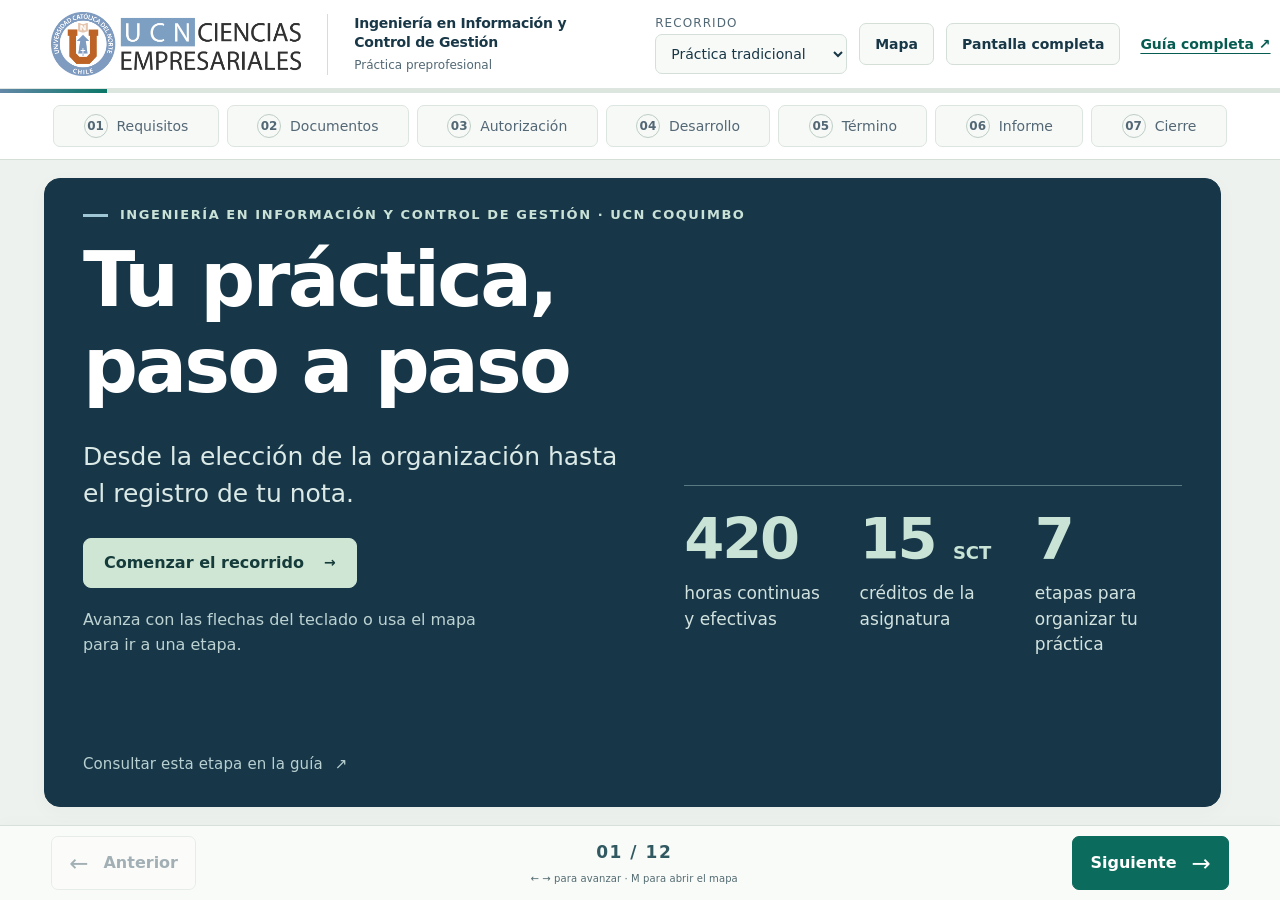
<file: presentacion/index.html>
<!doctype html>
<html lang="es"><head><meta charset="utf-8"><meta name="viewport" content="width=device-width,initial-scale=1"><meta name="theme-color" content="#142f40"><meta name="description" content="Presentación interactiva del proceso de práctica preprofesional de Ingeniería en Información y Control de Gestión, UCN Coquimbo. Etapas, documentos, plazos y evaluación."><title>Tu práctica, paso a paso · IICG UCN</title><link rel="stylesheet" href="assets/presentacion.css?v=20261124-visual"><script src="assets/presentacion.js?v=20261124-visual" defer></script></head><body><a class="skip-link" href="#deck">Ir a la presentación</a><header class="deck-header"><a class="brand" href="https://eciem2026.github.io/recursospracticas.iicg/" aria-label="Abrir guía completa de práctica IICG"><img src="assets/logo-eciem-color.png" alt="Universidad Católica del Norte, Ciencias Empresariales"><span>Ingeniería en Información y Control de Gestión<br><small>Práctica preprofesional</small></span></a><div class="deck-tools"><label class="route-label" for="route-select">Recorrido<select id="route-select"><option value="tradicional">Práctica tradicional</option><option value="propia">Empresa propia</option></select></label><button type="button" class="tool-button" id="open-map">Mapa</button><button type="button" class="tool-button" id="fullscreen" hidden="">Pantalla completa</button><a class="guide-link" href="https://eciem2026.github.io/recursospracticas.iicg/">Guía completa ↗</a></div></header><div class="progress-track"><div id="deck-progress" role="progressbar" aria-label="Avance de la presentación" aria-valuemin="1" aria-valuemax="12" aria-valuenow="1"></div></div><noscript><p class="noscript-notice">Puedes leer todas las pantallas a continuación. Activa JavaScript para usar la navegación, los diagramas por pasos y las preguntas interactivas.</p></noscript><nav class="journey-strip" id="journey-strip" aria-label="Etapas del recorrido"><div class="journey-track" id="journey-track"></div></nav><main id="deck"><section class="slide cover" id="tradicional-0" data-route="tradicional" data-title="Tu práctica, paso a paso" aria-labelledby="title-tradicional-0" aria-roledescription="diapositiva"><div class="slide-heading"><p class="eyebrow">Ingeniería en Información y Control de Gestión · UCN Coquimbo</p><h1 id="title-tradicional-0" tabindex="-1">Tu práctica,<br>paso a paso</h1></div><div class="slide-content"><div class="cover-composition"><div class="cover-copy"><p>Desde la elección de la organización hasta el registro de tu nota.</p><button type="button" class="button primary" data-next="">Comenzar el recorrido <span aria-hidden="true">→</span></button><p class="small">Avanza con las flechas del teclado o usa el mapa para ir a una etapa.</p></div><dl class="cover-facts"><div><dt>420</dt><dd>horas continuas y efectivas</dd></div><div><dt>15 <span>SCT</span></dt><dd>créditos de la asignatura</dd></div><div><dt>7</dt><dd>etapas para organizar tu práctica</dd></div></dl></div></div><a class="source-link" href="https://eciem2026.github.io/recursospracticas.iicg/#screen=process&amp;route=traditional&amp;step=1">Consultar esta etapa en la guía <span aria-hidden="true">↗</span></a></section><section class="slide " id="tradicional-1" data-route="tradicional" data-title="Los requisitos para comenzar" aria-labelledby="title-tradicional-1" aria-roledescription="diapositiva"><div class="slide-heading"><p class="eyebrow">01 · Preparación</p><h1 id="title-tradicional-1" tabindex="-1">Los requisitos para comenzar</h1><p class="lede">Marca lo que ya revisaste antes de preparar tu postulación.</p></div><div class="slide-content"><div class="requirements-layout"><div data-check-group=""><div class="check-list"><label><input type="checkbox"><span>Mantener la matrícula como estudiante regular de la UCN.</span></label><label><input type="checkbox"><span>Tener aprobadas las asignaturas hasta sexto semestre, exceptuando Formación General.</span></label><label><input type="checkbox"><span>No estar afecto a causales de eliminación.</span></label><label><input type="checkbox"><span>Estar dentro del plazo de inscripción de la carrera.</span></label><label><input type="checkbox"><span>Estar dentro del período reglamentario para obtener el título.</span></label></div><p class="check-status" data-check-status="" aria-live="polite">0 de 5 requisitos revisados</p></div><aside class="side-note"><span class="big-symbol" aria-hidden="true">?</span><h2>¿Dónde realizarla?</h2><p>En una organización legalmente constituida, con funciones pertinentes a tu formación.</p><p>La organización no puede ser propiedad de un familiar directo.</p><a class="curriculum-open" id="deck-open-curriculum" href="#deck-curriculum" aria-haspopup="dialog" aria-controls="deck-curriculum">Ver la malla con asignaturas destacadas <span aria-hidden="true">↗</span></a></aside></div><p class="footnote">Esta lista te ayuda a revisar tu situación. La carrera verifica los requisitos al revisar la inscripción.</p><details class="extra" data-supplement="Los requisitos para comenzar"><summary>Programa de estudio y funciones pertinentes</summary><p>Antes de elegir la organización, revisa el programa de estudio de IICG. Las funciones deben permitir aplicar las competencias del perfil de egreso. Si necesitas una carta de presentación para postular, solicítala a la carrera.</p><a href="normativa/programa-practica-iicg.pdf" download="">Consultar programa de estudio PDF</a></details></div><a class="source-link" href="https://eciem2026.github.io/recursospracticas.iicg/#screen=process&amp;route=traditional&amp;step=1">Consultar esta etapa en la guía <span aria-hidden="true">↗</span></a></section><section class="slide " id="tradicional-2" data-route="tradicional" data-title="El mapa de tu práctica" aria-labelledby="title-tradicional-2" aria-roledescription="diapositiva"><div class="slide-heading"><p class="eyebrow">Tu recorrido</p><h1 id="title-tradicional-2" tabindex="-1">El mapa de tu práctica</h1><p class="lede">Selecciona una etapa para abrir su explicación.</p></div><div class="slide-content"><nav class="process-map" aria-label="Etapas de la práctica"><button type="button" data-go="1"><span class="map-number">01</span><strong>Preparación</strong><small>Requisitos y organización</small></button><button type="button" data-go="3"><span class="map-number">02</span><strong>Documentación</strong><small>Formulario y plan</small></button><button type="button" data-go="4"><span class="map-number">03</span><strong>Revisión</strong><small>Carta y autorización</small></button><button type="button" data-go="5"><span class="map-number">04</span><strong>Desarrollo</strong><small>420 horas y evidencias</small></button><button type="button" data-go="6"><span class="map-number">05</span><strong>Término</strong><small>Aviso y constancia</small></button><button type="button" data-go="7"><span class="map-number">06</span><strong>Informe</strong><small>Entrega y evaluación</small></button><button type="button" data-go="8"><span class="map-number">07</span><strong>Cierre</strong><small>Nota y registro</small></button></nav><div class="map-caption"><p><strong>Antes de iniciar</strong><br>Preparación, documentos y autorización.</p><p><strong>Durante la práctica</strong><br>Actividades, seguimiento y evidencias.</p><p><strong>Al finalizar</strong><br>Notificación, evaluaciones y registro.</p></div></div><a class="source-link" href="https://eciem2026.github.io/recursospracticas.iicg/#screen=process&amp;route=traditional&amp;step=1">Consultar esta etapa en la guía <span aria-hidden="true">↗</span></a></section><section class="slide  deadline-slide" id="tradicional-3" data-route="tradicional" data-title="La postulación a Secretaría" aria-labelledby="title-tradicional-3" aria-roledescription="diapositiva"><div class="slide-heading"><p class="eyebrow">02 · Documentación</p><h1 id="title-tradicional-3" tabindex="-1">La postulación a Secretaría</h1><p class="lede">El formulario y el plan deben coincidir en sus antecedentes y fechas.</p></div><div class="slide-content"><div class="document-flow"><div class="document-pair"><div><span class="paper-number">01</span><h2>Formulario de inscripción</h2><p>Datos del estudiante, organización, supervisor, fechas y horario.</p><a class="download" href="formularios/inscripcion-iicg-2026.docx" download="">Descargar formulario <span>DOCX ↓</span></a></div><div><span class="paper-number">02</span><h2>Plan de trabajo</h2><p>Objetivo general, al menos tres objetivos específicos, actividades y productos.</p><a class="download" href="formularios/plan-de-practica-iicg-2026.docx" download="">Descargar plan <span>DOCX ↓</span></a></div></div><div class="send-strip"><span class="actor">Supervisor</span><strong>Firma y timbre en ambos documentos</strong><span class="connector" aria-hidden="true">→</span><span class="actor">Estudiante</span><strong>Envío a <a href="mailto:secre.iicg.eciem@ucn.cl">secre.iicg.eciem@ucn.cl</a></strong></div></div><div class="deadline-strip"><p><strong>15 de enero de 2027</strong><span>Fecha límite para postular.</span></p><p><strong>Al menos 5 días hábiles antes</strong><span>Respecto de la fecha de inicio de la práctica.</span></p></div><details class="extra" data-supplement="La postulación a Secretaría"><summary>Anticipación y documentos 2026</summary><p>El plazo de revisión comienza cuando Secretaría recibe los documentos. Una entrega sin al menos 5 días hábiles de anticipación puede rechazarse o requerir un ajuste autorizado de las fechas. Las solicitudes posteriores al 15 de enero de 2027 no se admiten ni se derivan a autorización.</p><p>Desde el 25 de noviembre de 2026, todas las nuevas inscripciones deben utilizar los formatos 2026. Si tienes versiones anteriores, descarga las actualizadas desde la biblioteca de descargas del recurso interactivo.</p></details></div><a class="source-link" href="https://eciem2026.github.io/recursospracticas.iicg/#screen=process&amp;route=traditional&amp;step=2">Consultar esta etapa en la guía <span aria-hidden="true">↗</span></a></section><section class="slide " id="tradicional-4" data-route="tradicional" data-title="La autorización del inicio" aria-labelledby="title-tradicional-4" aria-roledescription="diapositiva"><div class="slide-heading"><p class="eyebrow">03 · Revisión</p><h1 id="title-tradicional-4" tabindex="-1">La autorización del inicio</h1><p class="lede">La carta de aceptación es obligatoria antes de comenzar.</p></div><div class="slide-content"><div class="sequence" data-sequence=""><ol aria-label="Secuencia de autorización"><li><span class="actor">Secretaría y Jefatura</span><strong>Revisión inicial</strong><p>Revisan el formulario y el plan en 5 días hábiles desde su recepción en Secretaría.</p></li><li><span class="actor">Secretaría</span><strong>Resultado por correo</strong><p>Comunica si la documentación está aprobada, tiene observaciones o fue rechazada.</p></li><li><span class="actor">Secretaría y empresa</span><strong>Carta de aceptación</strong><p>Con los documentos aprobados, Secretaría envía la carta. La empresa la completa, firma y timbra.</p></li><li><span class="actor">Estudiante y carrera</span><strong>Inicio confirmado</strong><p>Entrega la carta antes de comenzar. Confirma autorización y fechas con Secretaría.</p></li></ol><div class="sequence-control"><button type="button" class="button subtle" data-reveal="">Siguiente paso</button><span data-sequence-status="" aria-live="polite"></span><button type="button" class="text-button" data-reset-sequence="">Reiniciar</button></div></div><details class="quiz" data-supplement="La autorización del inicio"><summary>Pregunta para conversar <span aria-hidden="true">+</span></summary><fieldset data-quiz="inicio"><legend>El formulario y el plan están aprobados, pero aún no entregas la carta. ¿Puedes comenzar?</legend><div class="answers"><button type="button" data-answer="" data-correct="false" data-feedback="La carta completada debe llegar a Secretaría antes del inicio. Confirma la autorización y las fechas registradas.">Sí, con la aprobación del plan basta.</button><button type="button" data-answer="" data-correct="true" data-feedback="La aprobación del formulario y del plan permite gestionar la carta. Su entrega es obligatoria antes de comenzar.">Primero debo entregar la carta y confirmar la autorización.</button></div><p class="feedback" role="status" hidden=""></p></fieldset></details><div class="supporting-details" aria-label="Indicaciones de autorización"><details class="extra" data-supplement="La autorización del inicio"><summary>Si la revisión tiene observaciones</summary><p>Corrige y reenvía en 10 días hábiles desde el correo de Secretaría. La nueva revisión dispone de 5 días hábiles desde la recepción. Si no corriges en el plazo, la solicitud se da por cancelada.</p></details><details class="extra" data-supplement="La autorización del inicio"><summary>Confirmación del inicio</summary><p>Una vez recibida y verificada la carta de aceptación, Secretaría confirma que puedes iniciar la práctica según las fechas autorizadas. Conserva el correo de confirmación y los antecedentes de inscripción.</p></details></div></div><a class="source-link" href="https://eciem2026.github.io/recursospracticas.iicg/#screen=process&amp;route=traditional&amp;step=3">Consultar esta etapa en la guía <span aria-hidden="true">↗</span></a></section><section class="slide " id="tradicional-5" data-route="tradicional" data-title="El trabajo y sus evidencias" aria-labelledby="title-tradicional-5" aria-roledescription="diapositiva"><div class="slide-heading"><p class="eyebrow">04 · Desarrollo</p><h1 id="title-tradicional-5" tabindex="-1">El trabajo y sus evidencias</h1></div><div class="slide-content"><div class="work-layout"><div><div class="hours"><strong>420</strong><span>horas continuas<br>y efectivas</span></div><p>Cumple el plan autorizado y coordina el seguimiento con tu supervisor.</p><p>Si cursas asignaturas, cumple tus compromisos académicos y descuenta ese tiempo de las horas de práctica.</p></div><div class="week-example"><h2>Una forma de organizar tu semana</h2><p class="small">Ejemplo de organización, adaptable a tus actividades.</p><ol><li><span>Durante la semana</span><strong>Registrar las actividades</strong><p>Qué hiciste, qué herramientas utilizaste y qué resultados obtuviste.</p></li><li><span>Al reunir evidencias</span><strong>Guardar los respaldos</strong><p>Documentos, reportes, gráficos o capturas que respalden tu trabajo.</p></li><li><span>Al cerrar la semana</span><strong>Actualizar la bitácora</strong><p>Incluye dificultades y soluciones. Organiza evidencias de al menos cuatro problemáticas.</p></li></ol></div></div><details class="extra" data-supplement="El trabajo y sus evidencias"><summary>Cambios de fechas, inconvenientes y seguro escolar</summary><p>Consulta previamente con Secretaría cualquier cambio de fechas. Si necesitas terminar anticipadamente, contacta a Jefatura de Carrera para su revisión y visado.</p><p>El seguro rige desde el inicio hasta el término registrado. Antes del receso institucional, confirma los contactos y el procedimiento de atención. El certificado solo se emite una vez iniciada la práctica.</p></details></div><a class="source-link" href="https://eciem2026.github.io/recursospracticas.iicg/#screen=process&amp;route=traditional&amp;step=4">Consultar esta etapa en la guía <span aria-hidden="true">↗</span></a></section><section class="slide  deadline-slide" id="tradicional-6" data-route="tradicional" data-title="El término abre tres caminos" aria-labelledby="title-tradicional-6" aria-roledescription="diapositiva"><div class="slide-heading"><p class="eyebrow">05 · Término</p><h1 id="title-tradicional-6" tabindex="-1">El término abre tres caminos</h1><p class="lede">Los plazos de 10 y 30 días corren en paralelo desde la fecha de término. Los 10 días corresponden a la notificación del término.</p></div><div class="slide-content"><div class="fork-root">Fecha de término de la práctica</div><div class="parallel-flow"><div><span class="actor">Estudiante</span><h2>Notificación y constancia</h2><div class="time-number">10 <span>días corridos</span></div><p>Notifica el término por correo a Secretaría en un máximo de 10 días corridos y solicita la constancia. Recibirás el formato para gestionar firma y timbre de la empresa y devolverlo a Secretaría.</p></div><div><span class="actor">Secretaría y supervisor</span><h2>Evaluación del supervisor</h2><p>Secretaría gestiona su envío. La respuesta aprobatoria y la recepción formal del informe permiten derivarlo al académico. Desde enero de 2027, debes responder la encuesta de percepción para formalizar esa recepción.</p></div><div><span class="actor">Estudiante</span><h2>Entrega del informe</h2><div class="time-number">30 <span>días corridos</span></div><p>Entrega el informe dentro de los 30 días corridos desde el término, aunque la respuesta del supervisor esté pendiente.</p></div></div><details class="quiz" data-supplement="El término abre tres caminos"><summary>Pregunta para conversar <span aria-hidden="true">+</span></summary><fieldset data-quiz="termino"><legend>Terminaste la práctica. ¿Qué debes enviar a Secretaría dentro de 10 días corridos?</legend><div class="answers"><button type="button" data-answer="" data-correct="true" data-feedback="Notifica el término dentro de 10 días corridos. Recibido tu correo, Secretaría envía la constancia para gestionar firma y timbre de la empresa y devolverla.">La notificación del término y la solicitud de constancia.</button><button type="button" data-answer="" data-correct="false" data-feedback="Primero notifica el término en un máximo de 10 días corridos y solicita la constancia. El informe tiene un plazo independiente de 30 días corridos desde el término.">El informe junto con la constancia antes de poder notificar.</button></div><p class="feedback" role="status" hidden=""></p></fieldset></details><details class="extra"><summary>Encuesta de percepción · práctica tradicional desde enero de 2027</summary><p>Esta encuesta se aplica exclusivamente a la práctica tradicional. Desde enero de 2027, Secretaría envía junto con la constancia una encuesta para conocer tu percepción de la experiencia y del proceso de práctica. No tiene calificación y se envía directamente por Secretaría. Debes responderla para formalizar la recepción de tu informe, siempre dentro de los 30 días corridos desde el término.</p></details></div><a class="source-link" href="https://eciem2026.github.io/recursospracticas.iicg/#screen=process&amp;route=traditional&amp;step=5">Consultar esta etapa en la guía <span aria-hidden="true">↗</span></a></section><section class="slide " id="tradicional-7" data-route="tradicional" data-title="La revisión del informe" aria-labelledby="title-tradicional-7" aria-roledescription="diapositiva"><div class="slide-heading"><p class="eyebrow">06 · Informe</p><h1 id="title-tradicional-7" tabindex="-1">La revisión del informe</h1><p class="lede">Selecciona cada situación para ver cómo avanza el proceso.</p></div><div class="slide-content"><div class="decision-intro"><span class="decision-label">Primero</span><h2>¿Qué ocurre con la evaluación del supervisor?</h2></div><div class="case-switch" role="group" aria-label="Estado de la evaluación del supervisor"><button type="button" data-case="espera" aria-pressed="true">Sin respuesta</button><button type="button" data-case="reprobada" aria-pressed="false">Menor a 5,0</button><button type="button" data-case="aprobada" aria-pressed="false">Aprobada</button></div><div class="case-result" data-case-result="espera"><span class="outcome-tag">Informe en espera</span><h2>La revisión académica espera la respuesta</h2><p>El estudiante debe entregar el informe dentro de los 30 días corridos desde el término. La respuesta pendiente del supervisor no extiende ese plazo.</p></div><div class="case-result danger" data-case-result="reprobada"><span class="outcome-tag">Práctica reprobada</span><h2>El informe no pasa a revisión académica</h2><p>Una evaluación del supervisor inferior a 5,0 reprueba la práctica, independientemente del promedio ponderado.</p></div><div class="case-result success" data-case-result="aprobada"><span class="outcome-tag">Derivación al académico</span><h2>Entre 15 y 30 días corridos para evaluar</h2><p>El plazo comienza cuando el académico recibe el informe. La derivación requiere la recepción formal del informe y la evaluación aprobatoria del supervisor. Desde enero de 2027, debes haber respondido la encuesta de percepción para formalizar la recepción del informe.</p></div><details class="quiz" data-supplement="La revisión del informe"><summary>Pregunta para conversar <span aria-hidden="true">+</span></summary><fieldset data-quiz="informe"><legend>El supervisor aún no responde. ¿Qué corresponde hacer con el informe?</legend><div class="answers"><button type="button" data-answer="" data-correct="true" data-feedback="La entrega del estudiante mantiene su plazo de 30 días corridos desde el término. El plazo del académico comienza cuando recibe el informe para revisarlo.">Entregarlo en plazo y, desde enero de 2027, responder la encuesta para formalizar su recepción. La revisión esperará la respuesta aprobatoria.</button><button type="button" data-answer="" data-correct="false" data-feedback="El plazo de entrega se cuenta desde el término de la práctica. La evaluación pendiente del supervisor no lo posterga.">Esperar la respuesta del supervisor para comenzar el plazo de entrega.</button></div><p class="feedback" role="status" hidden=""></p></fieldset></details><details class="extra"><summary>Encuesta de percepción · práctica tradicional desde enero de 2027</summary><p>Esta encuesta se aplica exclusivamente a la práctica tradicional. Desde enero de 2027, Secretaría envía junto con la constancia una encuesta para conocer tu percepción de la experiencia y del proceso de práctica. No tiene calificación y se envía directamente por Secretaría. Debes responderla para formalizar la recepción de tu informe, siempre dentro de los 30 días corridos desde el término.</p></details></div><a class="source-link" href="https://eciem2026.github.io/recursospracticas.iicg/#screen=process&amp;route=traditional&amp;step=6">Consultar esta etapa en la guía <span aria-hidden="true">↗</span></a></section><section class="slide " id="tradicional-8" data-route="tradicional" data-title="La nota y el cierre académico" aria-labelledby="title-tradicional-8" aria-roledescription="diapositiva"><div class="slide-heading"><p class="eyebrow">07 · Cierre</p><h1 id="title-tradicional-8" tabindex="-1">La nota y el cierre académico</h1></div><div class="slide-content"><div class="grade-layout"><div><div class="weight-bar" aria-label="70% informe y 30% evaluación del supervisor"><span>70%</span><span>30%</span></div><div class="weight-labels"><p><strong>Informe</strong>Evaluación académica</p><p><strong>Supervisor</strong>Competencias genéricas</p></div><p class="grade-rule">La evaluación del supervisor debe ser aprobatoria. Una nota inferior a 5,0 reprueba la práctica.</p></div><div class="grade-ranges"><h2>Primera evaluación del informe</h2><div><strong>5,0 a 7,0</strong><span>Aprobado</span></div><div><strong>3,0 a 4,9</strong><span>Pendiente de correcciones</span></div><div><strong>Menor a 3,0</strong><span>Reprobado</span></div></div></div><details class="extra" data-supplement="La nota y el cierre académico"><summary>El informe pendiente y su segunda evaluación</summary><p>Corrige y reenvía en 10 días corridos desde la comunicación de la evaluación. El mismo académico revisa nuevamente en un máximo de 10 días corridos. La nota máxima de la segunda evaluación es 5,0.</p><p>La práctica se reprueba si no entregas la corrección en plazo, si no incorporas adecuadamente las observaciones o si el informe corregido sigue bajo 5,0.</p></details><div class="closure-note"><strong>Cierre del segundo semestre de 2026</strong><p>La nota se registra en Banner a más tardar al cierre del semestre lectivo. Para registrar en el segundo semestre de 2026, la práctica debe estar finalizada y las evaluaciones del informe y del supervisor aprobadas hasta el 15 de enero de 2027. Secretaría comunica el desglose y la nota final por correo.</p></div><details class="extra" data-supplement="La nota y el cierre académico"><summary>Si tu práctica queda pendiente para el siguiente año</summary><p>Planifica el término, la entrega del informe y ambas evaluaciones antes del cierre académico. Si el proceso queda pendiente para el siguiente año, deberás regularizar tu situación académica y administrativa para continuar. Las condiciones económicas se consultan con Cobranza.</p></details></div><a class="source-link" href="https://eciem2026.github.io/recursospracticas.iicg/#screen=process&amp;route=traditional&amp;step=7">Consultar esta etapa en la guía <span aria-hidden="true">↗</span></a></section><section class="slide " id="tradicional-9" data-route="tradicional" data-title="Tu próximo paso" aria-labelledby="title-tradicional-9" aria-roledescription="diapositiva"><div class="slide-heading"><p class="eyebrow">Una lista para llevar</p><h1 id="title-tradicional-9" tabindex="-1">Tu próximo paso</h1><p class="lede">Guarda el recurso y consulta a Secretaría ante dudas sobre tu proceso.</p></div><div class="slide-content"><div class="takeaway-layout"><div data-check-group=""><div class="check-list final-list"><label><input type="checkbox"><span>Revisé los requisitos y elegí una organización pertinente.</span></label><label><input type="checkbox"><span>Identifiqué los documentos, firmas y autorizaciones que necesito.</span></label><label><input type="checkbox"><span>Distingo el aviso de término, la constancia y la entrega del informe.</span></label><label><input type="checkbox"><span>Sé cuándo puede comenzar la revisión académica.</span></label></div><p class="check-status" data-check-status="" aria-live="polite">0 de 4 puntos revisados</p><div class="takeaway-buttons"><a class="button primary" href="assets/lista-practica.txt" download="">Descargar lista <span>TXT ↓</span></a><button class="button subtle" type="button" data-print-summary="">Imprimir lista</button></div></div><aside class="resources"><h2>Documentos y contacto</h2><a class="download" href="informe-evaluacion/plantilla-informe-iicg.docx" download="">Plantilla de informe <span>DOCX ↓</span></a><a class="download" href="informe-evaluacion/competencias-genericas-supervisor.pdf" download="">Competencias genéricas · instrumento oficial UCN <span>PDF ↓</span></a><a class="download" href="normativa/reglamento-iicg-020-2025.pdf" download="">Reglamento de práctica IICG <span>PDF ↓</span></a><a class="download" href="https://eciem2026.github.io/recursospracticas.iicg/#screen=library&amp;category=inscripcion">Todos los formularios <span>↗</span></a><a class="contact-link" href="mailto:secre.iicg.eciem@ucn.cl">secre.iicg.eciem@ucn.cl</a><button class="text-button own-start" type="button" data-route-go="propia">Ver práctica en empresa propia ↗</button></aside></div></div><a class="source-link" href="https://eciem2026.github.io/recursospracticas.iicg/#screen=process&amp;route=traditional&amp;step=7">Consultar esta etapa en la guía <span aria-hidden="true">↗</span></a></section><section class="slide " id="propia-0" data-route="propia" data-title="La práctica en tu empresa" aria-labelledby="title-propia-0" aria-roledescription="diapositiva"><div class="slide-heading"><p class="eyebrow">Empresa propia · Solicitud</p><h1 id="title-propia-0" tabindex="-1">La práctica en tu empresa</h1><p class="lede">La autorización precede a la inscripción formal.</p></div><div class="slide-content"><div class="own-layout"><div><p class="large-copy">Esta modalidad requiere una <strong>solicitud fundada y la aprobación de Jefatura de Carrera</strong>.</p><p>Fundamenta que eres propietario y trabajas a tiempo completo en la empresa, y cómo tu ausencia afectaría su funcionamiento y resultados.</p><a class="download" href="formularios/inscripcion-empresa-propia-iicg-2026.docx" download="">Formulario de empresa propia <span>DOCX ↓</span></a></div><div class="document-stack"><h2>Antecedentes de la solicitud</h2><ol><li>Carta de solicitud.</li><li>Formulario 4415 de inicio de actividades.</li><li>Extracto de constitución, cuando corresponda.</li><li>Último estado de situación financiera.</li><li>Otros respaldos pertinentes, como contratos o proyectos adjudicados.</li></ol></div></div><details class="extra" data-supplement="La práctica en tu empresa"><summary>Antigüedad, revisión e inscripción</summary><div class="detail-chapters"><div><h3>Antigüedad mínima</h3><p>La empresa debe tener al menos un año de antigüedad cumplido al presentar la solicitud, contado desde el inicio de actividades registrado ante el SII.</p></div><div><h3>Revisión y correcciones</h3><p>La revisión inicial y la revisión de una entrega corregida disponen de 15 días corridos desde su recepción en Secretaría. Las correcciones deben enviarse en 10 días hábiles desde el correo con observaciones. Si no se responde en plazo, la solicitud se cancela y se debe presentar una nueva solicitud.</p></div><div><h3>Inscripción y condiciones</h3><p>Una vez autorizada por Jefatura, completa, firma y envía el formulario de empresa propia. Secretaría confirmará la fecha oficial de inscripción y el vencimiento del informe. Jefatura podrá establecer productos o evidencias pertinentes al perfil de egreso, comunicados por escrito al autorizar.</p></div></div></details></div><a class="source-link" href="https://eciem2026.github.io/recursospracticas.iicg/#screen=process&amp;route=own&amp;step=1">Consultar esta etapa en la guía <span aria-hidden="true">↗</span></a></section><section class="slide  deadline-slide" id="propia-1" data-route="propia" data-title="El informe del emprendimiento" aria-labelledby="title-propia-1" aria-roledescription="diapositiva"><div class="slide-heading"><p class="eyebrow">Empresa propia · Informe</p><h1 id="title-propia-1" tabindex="-1">El informe del emprendimiento</h1></div><div class="slide-content"><div class="own-report"><div class="own-deadline"><span class="actor">Desde la inscripción</span><strong>30</strong><span>días corridos como máximo<br>para entregar el informe</span></div><div><h2>El trabajo que presentarás</h2><ol class="report-content"><li><strong>El emprendimiento</strong><span>Propósito, modelo de negocio, clientes, recursos y limitaciones.</span></li><li><strong>Al menos cuatro problemáticas</strong><span>Acciones implementadas, resultados y evidencias.</span></li><li><strong>Análisis y proyecciones</strong><span>Matriz FODA, oportunidades de mejora y al menos tres estrategias futuras concretas.</span></li></ol></div></div><div class="closure-note"><strong>Revisión académica: entre 15 y 30 días corridos desde la recepción del informe por el evaluador</strong><p>Atiende las observaciones y las correcciones conforme al Apéndice de Evaluación del Reglamento.</p></div><div class="inline-downloads"><a class="download" href="normativa/reglamento-iicg-020-2025.pdf" download="">Reglamento <span>PDF ↓</span></a><a class="download" href="normativa/apendice-evaluacion-iicg-231-2025.pdf" download="">Apéndice: evaluación del informe <span>PDF ↓</span></a></div><details class="extra" data-supplement="El informe del emprendimiento"><summary>Período, aporte personal y evaluación</summary><div class="detail-chapters"><div><h3>Plazo de entrega</h3><p>Los 30 días corridos se cuentan desde la fecha oficial de inscripción, que Secretaría confirmará por correo. La solicitud o su aprobación por sí solas no formalizan la inscripción.</p></div><div><h3>Período y aporte personal</h3><p>Acredita tu desempeño a tiempo completo y delimita el período que cubre el informe. Identifica las funciones, actividades, problemas, acciones y resultados atribuibles a tu trabajo, diferenciándolos de la trayectoria del negocio. Incorpora los productos o evidencias exigidos en la autorización.</p></div><div><h3>Evaluación y correcciones</h3><p>El informe se aprueba con nota de 5,0 a 7,0, queda pendiente entre 3,0 y 4,9 y se reprueba bajo 3,0. Corrige un informe pendiente en 10 días corridos desde la comunicación de su evaluación. El mismo académico revisa en un máximo de 10 días corridos y la nota máxima de esa segunda evaluación es 5,0. No entregar en plazo, no incorporar las observaciones o mantener una nota inferior a 5,0 implica reprobar la práctica.</p></div></div></details></div><a class="source-link" href="https://eciem2026.github.io/recursospracticas.iicg/#screen=process&amp;route=own&amp;step=3">Consultar esta etapa en la guía <span aria-hidden="true">↗</span></a></section><section class="slide  deadline-slide" id="propia-2" data-route="propia" data-title="La presentación y defensa" aria-labelledby="title-propia-2" aria-roledescription="diapositiva"><div class="slide-heading"><p class="eyebrow">Empresa propia · Defensa</p><h1 id="title-propia-2" tabindex="-1">La presentación y defensa</h1></div><div class="slide-content"><div class="defense-composition"><div><span class="actor">Exposición</span><strong>20 <span>minutos</span></strong><p>Máximo para presentar el trabajo, las acciones y los resultados del emprendimiento.</p></div><div><span class="actor">Preguntas de la comisión</span><strong>20 <span>minutos</span></strong><p>Máximo para responder las preguntas y demostrar dominio del trabajo.</p></div></div><div class="defense-weight"><strong>70% informe</strong><span aria-hidden="true">+</span><strong>30% presentación y defensa</strong></div><p class="footnote">La defensa es presencial ante una comisión de académicos y reemplaza la evaluación del empleador. Se realiza dentro de 15 días hábiles desde la comunicación de aprobación del informe. Secretaría informa fecha, hora y lugar por correo institucional.</p><div class="takeaway-buttons"><a class="button primary" href="assets/lista-practica.txt" download="">Descargar lista <span>TXT ↓</span></a><a class="button subtle" href="https://eciem2026.github.io/recursospracticas.iicg/#screen=process&amp;route=own&amp;step=4">Consultar la guía completa ↗</a><button class="text-button" type="button" data-route-go="tradicional">Volver al recorrido tradicional</button></div><details class="extra" data-supplement="La presentación y defensa"><summary>Aprobación y cierre académico</summary><div class="detail-chapters"><div><h3>Aprobación independiente</h3><p>El informe y la presentación y defensa deben aprobarse de manera independiente con nota mínima de 5,0. Reprobar la defensa implica reprobar la práctica, sin segunda oportunidad. La carrera comunicará el resultado por correo.</p></div><div><h3>Registro académico</h3><p>Para registrar la práctica en el segundo semestre de 2026, el informe y la defensa deben estar aprobados a más tardar el 15 de enero de 2027. La nota final se registra en Banner al cierre del semestre lectivo correspondiente.</p></div></div></details></div><a class="source-link" href="https://eciem2026.github.io/recursospracticas.iicg/#screen=process&amp;route=own&amp;step=4">Consultar esta etapa en la guía <span aria-hidden="true">↗</span></a></section><section class="slide qr-closing" id="cierre-qr" data-route="comun" data-title="La guía completa de tu práctica" aria-labelledby="title-cierre-qr" aria-roledescription="diapositiva"><div class="slide-heading"><p class="eyebrow">Para continuar</p><h1 id="title-cierre-qr" tabindex="-1">La guía completa de tu práctica</h1><p class="lede">Escanea el QR para revisar el proceso en detalle y descargar los documentos.</p></div><div class="slide-content qr-layout"><div class="qr-message"><p class="qr-intro">Guarda el enlace para consultar durante tu práctica:</p><ul class="qr-topics"><li>Las etapas y los plazos del proceso.</li><li>Los formularios y documentos.</li><li>La evaluación y el cierre académico.</li></ul><a class="button primary" href="https://eciem2026.github.io/recursospracticas.iicg/" target="_blank" rel="noopener noreferrer">Abrir la guía completa <span aria-hidden="true">↗</span></a><p class="qr-contact">Secretaría de Carrera<br><a href="mailto:secre.iicg.eciem@ucn.cl">secre.iicg.eciem@ucn.cl</a></p></div><figure class="qr-figure"><a class="qr-image-link" href="https://eciem2026.github.io/recursospracticas.iicg/" target="_blank" rel="noopener noreferrer" aria-label="Abrir la guía completa de práctica IICG"><img src="assets/qr-guia-practica.png" width="673" height="669" alt="Código QR de la guía completa de práctica IICG. El mismo enlace está disponible en esta pantalla."></a><figcaption>Escanea con la cámara de tu teléfono.</figcaption></figure></div><a class="source-link qr-url" href="https://eciem2026.github.io/recursospracticas.iicg/" target="_blank" rel="noopener noreferrer">https://eciem2026.github.io/recursospracticas.iicg/</a></section><section class="slide updates-slide" id="avisos-iicg" data-route="comun" data-title="Avisos de la carrera" aria-labelledby="title-avisos-iicg" aria-roledescription="diapositiva"><div class="slide-heading"><p class="eyebrow">IICG · Información para este período</p><h1 id="title-avisos-iicg" tabindex="-1">Avisos de la carrera</h1><p class="lede">Revisa las comunicaciones de la carrera durante tu proceso de práctica.</p></div><div class="slide-content"><div class="updates-grid"><article><h2>Rúbricas de informe en actualización</h2><p>El recurso interactivo contiene las versiones 2025, vigentes y aplicables a la fecha. El Comité Curricular está actualizando las rúbricas de informe de práctica tradicional y de empresa propia.</p><p>Se prevé disponer de nuevas versiones durante diciembre de 2026 o enero de 2027. La carrera comunicará su publicación y desde cuándo se aplicarán.</p></article><article><h2>Competencias genéricas</h2><p>Por el momento, este instrumento mantiene su versión vigente. Cualquier modificación será informada oportunamente.</p></article><article><h2>Plataforma institucional</h2><p>Su próxima implementación podría actualizar algunos pasos administrativos. La carrera comunicará las instrucciones y la fecha de aplicación.</p></article><article><h2>Documentación 2026 obligatoria</h2><p>Desde el <strong>25 de noviembre de 2026</strong>, todas las nuevas inscripciones deberán utilizar los formatos 2026. Si tienes versiones anteriores, descarga la documentación actualizada desde la biblioteca de descargas del recurso interactivo.</p></article></div></div><a class="source-link" href="mailto:secre.iicg.eciem@ucn.cl">Consultas a Secretaría de Carrera · secre.iicg.eciem@ucn.cl</a></section></main><footer class="deck-footer"><button type="button" class="nav-button" id="previous" disabled><span aria-hidden="true">←</span> Anterior</button><button type="button" id="read-more" class="reading-cue" hidden="">Ver contenido restante</button><div class="position"><span id="position" aria-live="polite" aria-atomic="true">01 / 12</span><span class="keyboard-hint">← → para avanzar · M para abrir el mapa</span></div><button type="button" class="nav-button next" id="next">Siguiente <span aria-hidden="true">→</span></button></footer><dialog id="map-dialog" aria-labelledby="map-title"><div class="dialog-heading"><div><p class="eyebrow">Tu recorrido</p><h2 id="map-title">Mapa de la presentación</h2></div><button type="button" class="tool-button" id="close-map">Cerrar ×</button></div><nav id="slide-menu" aria-label="Pantallas de la presentación"></nav><p class="small">Puedes volver a una pantalla sin perder tus respuestas durante esta visita.</p></dialog><div id="deck-status" class="sr-only" role="status"></div><section class="print-summary" aria-labelledby="summary-title"><img src="assets/logo-eciem-color.png" alt="UCN Ciencias Empresariales"><h1 id="summary-title">Tu lista para la práctica</h1><p>Ingeniería en Información y Control de Gestión · UCN Coquimbo</p><h2>Práctica tradicional</h2><ul><li>Requisitos académicos y administrativos revisados.</li><li>Formulario y plan firmados y timbrados. Envío al menos 5 días hábiles antes del inicio y hasta el 15 de enero de 2027.</li><li>Carta de aceptación completada y entregada antes del inicio. Autorización y fechas confirmadas con Secretaría.</li><li>420 horas continuas y efectivas. Bitácora semanal y evidencias del trabajo.</li><li>Notificar el término y solicitar la constancia por correo en máximo 10 días corridos desde el término. Secretaría envía la plantilla al recibir el aviso. Gestionar firma y timbre de la empresa y devolverla a Secretaría.</li><li>Informe dentro de 30 días corridos desde el término, aunque la evaluación del supervisor esté pendiente.</li><li>Evaluación aprobatoria del supervisor recibida para derivar el informe al académico. Revisión académica: entre 15 y 30 días corridos desde la recepción del informe por el evaluador.</li><li>Período de registro académico confirmado con Secretaría.</li></ul><h2>Empresa propia</h2><ul><li>Solicitud fundada con antecedentes y aprobación de Jefatura de Carrera.</li><li>Informe en máximo 30 días corridos desde la inscripción.</li><li>Cuatro problemáticas como mínimo, FODA y al menos tres estrategias futuras.</li><li>Defensa: máximo 20 minutos de exposición y 20 minutos de preguntas.</li></ul><p><strong>Contacto:</strong> secre.iicg.eciem@ucn.cl</p><p>Desde el 25 de noviembre de 2026, utiliza los formatos de inscripción 2026. Las rúbricas de informe 2025 siguen vigentes hasta que la carrera comunique su actualización y aplicación. Consulta los avisos finales de la presentación.</p><p>Esta encuesta se aplica exclusivamente a la práctica tradicional. Desde enero de 2027, Secretaría envía junto con la constancia una encuesta para conocer tu percepción de la experiencia y del proceso de práctica. No tiene calificación y se envía directamente por Secretaría. Debes responderla para formalizar la recepción de tu informe, siempre dentro de los 30 días corridos desde el término.</p></section><dialog id="deck-curriculum" class="curriculum-modal" aria-labelledby="deck-curriculum-title" aria-describedby="deck-curriculum-intro"><div class="dialog-heading"><div><p class="eyebrow">Requisitos académicos</p><h2 id="deck-curriculum-title">La malla y tus asignaturas requeridas</h2></div><button type="button" class="tool-button" id="deck-close-curriculum" aria-label="Cerrar malla y volver a la diapositiva">Volver a la diapositiva ×</button></div><p id="deck-curriculum-intro" class="curriculum-description">Debes tener aprobadas las asignaturas de los semestres I a VI, exceptuando Formación General. Los recuadros amarillos con borde naranjo destacan las asignaturas requeridas. La franja morada de Formación General queda fuera de este requisito.</p><div class="curriculum-controls"><label><input id="deck-toggle-highlights" type="checkbox" checked> Destacar asignaturas requeridas</label><button type="button" class="tool-button" id="deck-zoom-curriculum" aria-pressed="false" aria-controls="deck-curriculum-picture">Ampliar para leer</button><a href="assets/malla-iicg-2026.png" download="">Descargar malla original PNG ↓</a></div><div class="curriculum-viewport" id="deck-curriculum-viewport" tabindex="0" role="region" aria-label="Malla curricular ampliable. Al ampliar, desplázate para recorrer las asignaturas."><div class="curriculum-picture" id="deck-curriculum-picture"><img id="deck-curriculum-image" src="assets/malla-iicg-preview.webp" alt="Malla curricular de Ingeniería en Información y Control de Gestión 2026, en diez semestres. Se destacan las asignaturas de los seis primeros semestres, exceptuando Formación General."><svg id="deck-curriculum-highlights" viewBox="0 0 1822 1376" aria-hidden="true"><rect x="35" y="226" width="143" height="111" rx="7"></rect><rect x="35" y="345" width="143" height="115" rx="7"></rect><rect x="35" y="474" width="143" height="107" rx="7"></rect><rect x="35" y="590" width="143" height="121" rx="7"></rect><rect x="35" y="718" width="143" height="117" rx="7"></rect><rect x="214" y="226" width="140" height="111" rx="7"></rect><rect x="214" y="345" width="140" height="115" rx="7"></rect><rect x="214" y="474" width="140" height="107" rx="7"></rect><rect x="214" y="590" width="140" height="121" rx="7"></rect><rect x="214" y="718" width="140" height="117" rx="7"></rect><rect x="389" y="226" width="140" height="111" rx="7"></rect><rect x="389" y="345" width="140" height="115" rx="7"></rect><rect x="389" y="474" width="140" height="107" rx="7"></rect><rect x="389" y="590" width="140" height="121" rx="7"></rect><rect x="389" y="718" width="140" height="117" rx="7"></rect><rect x="554" y="226" width="147" height="111" rx="7"></rect><rect x="554" y="345" width="147" height="115" rx="7"></rect><rect x="554" y="474" width="147" height="107" rx="7"></rect><rect x="554" y="590" width="147" height="121" rx="7"></rect><rect x="554" y="718" width="147" height="117" rx="7"></rect><rect x="737" y="226" width="145" height="111" rx="7"></rect><rect x="737" y="345" width="145" height="115" rx="7"></rect><rect x="737" y="474" width="145" height="107" rx="7"></rect><rect x="737" y="590" width="145" height="121" rx="7"></rect><rect x="737" y="718" width="145" height="117" rx="7"></rect><rect x="903" y="226" width="153" height="111" rx="7"></rect><rect x="903" y="345" width="153" height="115" rx="7"></rect><rect x="903" y="474" width="153" height="107" rx="7"></rect><rect x="903" y="590" width="153" height="121" rx="7"></rect><rect x="903" y="718" width="153" height="117" rx="7"></rect></svg></div></div><p class="curriculum-caption" id="deck-curriculum-caption" role="status">Malla ajustada a la ventana. Amplía para leer las asignaturas.</p><p class="curriculum-footnote">La carrera verifica la situación académica al revisar la inscripción.</p></dialog></body></html>
</file>
<file: presentacion/assets/presentacion.css>
:root{--ink:#142f40;--muted:#536a73;--teal:#087969;--teal-dark:#075d51;--mint:#e9f1e9;--paper:#f7f6f0;--white:#fff;--line:#ced8d1;--gold:#b37b2b;--amber:#fbefda;--red:#9a3b32;--header:88px;--footer:82px}*{box-sizing:border-box}html{scroll-behavior:smooth}body{margin:0;font:22px/1.5 system-ui,-apple-system,BlinkMacSystemFont,"Segoe UI",sans-serif;color:var(--ink);background:var(--paper)}button,input,select{font:inherit}button,a,select,label{touch-action:manipulation}button,select{cursor:pointer}a{color:var(--teal-dark);text-underline-offset:4px}button:focus-visible,a:focus-visible,input:focus-visible,select:focus-visible,summary:focus-visible{outline:3px solid #bd8429;outline-offset:4px}button:disabled{opacity:.4;cursor:default}[hidden]{display:none!important}button{color:inherit}h1,h2,p,dl,ol,ul{margin:0}h1{font-size:clamp(36px,4.4vw,62px);line-height:1.08;letter-spacing:-.045em;font-weight:750;max-width:1080px}h1:focus{outline:none}h2{font-size:clamp(23px,2.2vw,30px);line-height:1.2;letter-spacing:-.025em}p{max-width:76ch}strong{font-weight:700}.eyebrow{font-size:14px;letter-spacing:.13em;text-transform:uppercase;font-weight:750;color:var(--teal);margin-bottom:14px}.lede{font-size:clamp(20px,1.9vw,25px);line-height:1.45;color:var(--muted);margin-top:17px;max-width:1000px}.small,.footnote{font-size:17px;line-height:1.55;color:var(--muted)}.footnote{margin-top:20px}.sr-only{position:absolute!important;width:1px;height:1px;padding:0;overflow:hidden;clip:rect(0,0,0,0);white-space:nowrap;border:0}.skip-link{position:fixed;z-index:50;top:-100px;left:20px;background:white;padding:10px}.skip-link:focus{top:10px}.deck-header{min-height:var(--header);padding:18px clamp(20px,4vw,64px);display:flex;align-items:center;justify-content:space-between;gap:20px;background:white;border-bottom:1px solid var(--line)}.brand{display:flex;align-items:center;gap:22px;text-decoration:none;color:var(--ink);flex-shrink:0}.brand img{width:194px;height:auto;display:block}.brand>span{font-size:16px;line-height:1.3;border-left:1px solid var(--line);padding-left:20px;font-weight:650}.brand small{font-size:12px;font-weight:400;color:var(--muted)}.deck-tools{display:flex;align-items:center;gap:10px;font-size:13px}.route-label{display:flex;flex-direction:column;gap:2px;font-size:10px;text-transform:uppercase;letter-spacing:.07em;color:var(--muted)}.route-label select{font-size:14px;letter-spacing:0;text-transform:none;color:var(--ink);padding:6px 24px 6px 8px;border:1px solid var(--line);background:white;border-radius:5px;max-width:210px;min-height:36px}.tool-button{border:1px solid var(--line);background:white;border-radius:6px;min-height:40px;padding:8px 12px;font-size:13px;font-weight:600;white-space:nowrap}.tool-button:hover{background:var(--mint)}.guide-link{font-size:13px;margin-left:8px;white-space:nowrap}.progress-track{height:4px;background:#e2e8e0}.progress-track>div{height:4px;background:var(--teal);width:10%;transition:width .25s}.slide{max-width:1440px;min-height:calc(100dvh - var(--header) - var(--footer) - 4px);margin:0 auto;padding:40px clamp(24px,5.2vw,80px) 26px;display:flex;flex-direction:column;justify-content:center;gap:26px;border-bottom:1px solid var(--line);scroll-margin-top:20px}.js .slide{border:0}.slide-content{min-width:0}.slide-content>p+p{margin-top:14px}.source-link{display:inline-flex;align-self:flex-start;gap:16px;font-size:13px;color:var(--muted);margin-top:4px;text-decoration:none;border-bottom:1px solid #b7c6bc;padding-bottom:3px}.source-link:hover{color:var(--teal)}.cover{background:var(--ink);color:white;position:relative}.cover .eyebrow{color:#c0d9c7}.cover h1{font-size:clamp(58px,7.3vw,102px);line-height:.98;letter-spacing:-.055em;max-width:810px}.cover .source-link{color:#c9d9d7;border-color:#6e8788}.cover-composition{display:grid;grid-template-columns:1.25fr 1fr;gap:90px;align-items:end}.cover-copy>p:first-child{font-size:25px;line-height:1.5;max-width:570px;color:#d1e2e0;margin-bottom:27px}.cover-copy .small{color:#a8c2c4;margin-top:20px;max-width:390px;font-size:14px}.cover-facts{display:flex;gap:34px;align-items:flex-start;border-top:1px solid #5e777c;padding-top:20px}.cover-facts>div{flex:1}.cover-facts dt{font-size:clamp(40px,4.5vw,68px);line-height:1;font-weight:650;letter-spacing:-.045em}.cover-facts dt span{font-size:20px;letter-spacing:0}.cover-facts dd{margin:12px 0 0;font-size:16px;line-height:1.5;color:#c5d9d6}.button{display:inline-flex;align-items:center;justify-content:center;gap:20px;padding:13px 20px;min-height:50px;border-radius:7px;border:1px solid var(--teal);background:white;color:var(--teal-dark);text-decoration:none;font-size:17px;font-weight:650;line-height:1.4}.button.primary{background:var(--teal);color:white}.button.primary:hover{background:var(--teal-dark)}.cover .button.primary{background:#c1ddc6;color:var(--ink);border-color:#c1ddc6}.button.subtle{border-color:#a7bfb2;background:transparent}.button span{font-size:14px}.text-button{background:transparent;border:0;padding:8px 0;text-align:left;text-decoration:underline;text-underline-offset:4px;color:var(--teal-dark);font-size:16px}.requirements-layout{display:grid;grid-template-columns:1.65fr 1fr;gap:70px}.check-list{display:grid;gap:0}.check-list label{display:flex;align-items:flex-start;gap:16px;padding:13px 0;border-bottom:1px solid var(--line);font-size:21px;line-height:1.4;cursor:pointer}.check-list label:first-child{padding-top:0}.check-list input{width:23px;height:23px;accent-color:var(--teal);flex-shrink:0;margin-top:4px}.check-list input:checked+span{color:var(--teal-dark)}.check-status{font-size:14px;color:var(--teal-dark);font-weight:600;margin-top:14px}.side-note{border-left:3px solid var(--gold);padding-left:30px;display:flex;flex-direction:column;gap:17px;align-items:flex-start}.side-note p{font-size:20px}.side-note a{font-size:16px}.big-symbol{font-size:43px;line-height:1;color:var(--gold);font-weight:300}.process-map{display:grid;grid-template-columns:repeat(7,minmax(0,1fr));gap:15px;padding:25px 0 30px}.process-map button{position:relative;text-align:left;background:transparent;border:0;border-top:3px solid var(--teal);padding:18px 0 12px}.process-map button:after{content:'→';position:absolute;top:-23px;right:-14px;font-size:23px;color:var(--teal)}.process-map button:last-child:after{display:none}.map-number{font-size:38px;line-height:1;font-weight:300;color:var(--teal);display:block;margin-bottom:16px}.process-map strong{display:block;font-size:18px;letter-spacing:-.02em}.process-map small{display:block;font-size:15px;color:var(--muted);margin-top:6px;line-height:1.45}.process-map button:hover strong{text-decoration:underline;text-underline-offset:5px}.map-caption{display:grid;grid-template-columns:repeat(3,1fr);gap:30px;padding-top:25px;border-top:1px solid var(--line);font-size:19px}.map-caption p{color:var(--muted)}.map-caption strong{color:var(--ink);font-size:20px}.document-pair{display:grid;grid-template-columns:1fr 1fr;gap:60px}.document-pair>div{position:relative;padding-left:56px}.paper-number{position:absolute;left:0;top:0;font-size:30px;color:var(--teal);font-weight:350;line-height:1.2}.document-pair p{font-size:21px;color:var(--muted);margin:13px 0 18px}.download{display:flex;align-items:center;justify-content:space-between;gap:20px;padding:12px 0;border-bottom:1px solid var(--line);font-size:16px;line-height:1.5;text-decoration:none;max-width:650px}.download span{flex-shrink:0;font-size:13px;font-weight:750}.download:hover{color:var(--teal);text-decoration:underline}.send-strip{display:flex;align-items:center;gap:15px;background:var(--mint);padding:20px 24px;margin-top:32px;font-size:17px}.send-strip .actor{font-size:12px;max-width:100px}.send-strip strong{font-size:17px;flex:1}.connector{color:var(--teal);margin:0 10px;font-size:30px}.actor{display:block;font-size:13px;letter-spacing:.07em;text-transform:uppercase;font-weight:750;color:var(--teal);line-height:1.5}.deadline-strip{display:flex;gap:40px;margin-top:25px;border-top:1px solid var(--line);padding-top:20px}.deadline-strip p{flex:1}.deadline-strip strong{font-size:23px;display:block}.deadline-strip span{font-size:16px;color:var(--muted);display:block;margin-top:4px}.sequence ol{list-style:none;display:grid;grid-template-columns:repeat(4,minmax(0,1fr));gap:25px;padding:0;counter-reset:steps}.sequence li{counter-increment:steps;border-top:2px solid var(--teal);position:relative;padding-top:25px;transition:opacity .25s,transform .25s}.sequence li:before{content:counter(steps,decimal-leading-zero);position:absolute;top:-15px;left:0;color:white;background:var(--teal);padding:2px 7px;font-size:13px;font-weight:650}.sequence li:after{content:'→';position:absolute;right:-21px;top:-21px;color:var(--teal);font-size:25px}.sequence li:last-child:after{display:none}.sequence strong{display:block;font-size:24px;line-height:1.25;margin:10px 0 12px}.sequence p{font-size:19px;line-height:1.5;color:var(--muted)}.js .sequence .is-pending{opacity:0;visibility:hidden;transform:translateY(8px)}.sequence-control{display:none;gap:20px;align-items:center;margin-top:28px;min-height:49px}.js .sequence-control{display:flex}.sequence-control>span{font-size:14px;color:var(--muted);margin-right:auto}.sequence-control .button{font-size:15px;padding:10px 15px;min-height:44px}.quiz{border-top:1px solid var(--line);margin-top:24px;padding-top:13px}.quiz>summary,.extra>summary{font-size:17px;font-weight:650;cursor:pointer;line-height:1.5}.quiz>summary{color:var(--teal-dark);display:flex;align-items:center;justify-content:space-between}.quiz>summary::-webkit-details-marker{display:none}.quiz[open]>summary span{transform:rotate(45deg)}.quiz fieldset{border:0;padding:19px 0 0;min-width:0}.quiz legend{font-size:23px;font-weight:600;padding:0;max-width:100%;line-height:1.3}.answers{display:grid;grid-template-columns:1fr 1fr;gap:14px;margin-top:16px}.answers button{border:1px solid #aabfb3;border-radius:7px;padding:14px 18px;font-size:17px;background:white;text-align:left;line-height:1.4}.answers button:hover{background:var(--mint)}.answers button[aria-pressed=true]{outline:2px solid var(--teal);outline-offset:2px}.feedback{margin-top:15px;font-size:18px;line-height:1.5;padding-left:17px;border-left:4px solid var(--gold);color:var(--ink)}.feedback[data-result=correcto]{border-color:var(--teal)}.work-layout{display:grid;grid-template-columns:1fr 1.35fr;gap:70px}.hours{display:flex;gap:23px;align-items:center;margin-bottom:23px}.hours strong{font-size:89px;line-height:.9;font-weight:650;letter-spacing:-.065em;color:var(--teal)}.hours span{font-size:19px;line-height:1.4}.work-layout>div>p{font-size:21px;margin-top:18px;color:var(--muted)}.week-example ol{list-style:none;margin-top:15px;padding:0 0 0 20px;border-left:2px solid #b5caba;display:grid;gap:16px}.week-example li{position:relative}.week-example li:before{content:'';position:absolute;left:-26px;top:8px;width:10px;height:10px;background:var(--teal);border-radius:50%}.week-example li>span{font-size:12px;letter-spacing:.04em;text-transform:uppercase;color:var(--teal);font-weight:650;display:block}.week-example strong{font-size:22px;display:block}.week-example li p{font-size:18px;color:var(--muted)}.week-example .small{font-size:14px;margin-top:6px}.extra{border-top:1px solid var(--line);margin-top:23px;padding-top:13px}.extra>summary{color:var(--teal-dark)}.extra p{font-size:18px;margin-top:14px;color:var(--muted)}.fork-root{width:max-content;max-width:100%;margin:0 auto 22px;padding-bottom:17px;font-size:20px;font-weight:650;position:relative}.fork-root:after{content:'';position:absolute;bottom:-11px;left:50%;height:24px;border-left:2px solid var(--teal)}.parallel-flow{display:grid;grid-template-columns:repeat(3,minmax(0,1fr));border-top:2px solid var(--teal);gap:44px}.parallel-flow>div{position:relative;padding-top:23px}.parallel-flow>div:before{content:'';position:absolute;top:0;left:25px;height:16px;border-left:2px solid var(--teal)}.parallel-flow h2{margin:10px 0 15px;font-size:26px}.parallel-flow p{font-size:20px;line-height:1.5;color:var(--muted)}.time-number{font-size:58px;line-height:1;font-weight:600;color:var(--teal);letter-spacing:-.04em;margin-bottom:15px}.time-number span{font-size:17px;font-weight:450;letter-spacing:0}.decision-intro{display:flex;align-items:center;gap:20px;margin-bottom:20px}.decision-label{font-size:13px;font-weight:650;text-transform:uppercase;letter-spacing:.09em;color:var(--teal);border-bottom:2px solid var(--teal);padding-bottom:4px}.case-switch{display:none;gap:0;border-bottom:1px solid var(--line);margin-bottom:0}.js .case-switch{display:flex}.case-switch button{border:0;border-bottom:3px solid transparent;background:transparent;padding:12px 26px;font-size:18px;color:var(--muted);margin-bottom:-1px}.case-switch button[aria-pressed=true]{border-color:var(--teal);color:var(--teal-dark);font-weight:650;background:#e9f1e9}.case-result{padding:25px 28px;margin-top:0;background:var(--amber);border-left:4px solid var(--gold);min-height:190px}.case-result+.case-result{margin-top:15px}.js .case-result{margin-top:0}.case-result.success{background:var(--mint);border-color:var(--teal)}.case-result.danger{background:#f6e9e4;border-color:var(--red)}.case-result h2{font-size:30px;max-width:1000px;margin:9px 0 15px}.case-result p{font-size:22px;color:var(--muted);max-width:1000px}.outcome-tag{font-size:13px;letter-spacing:.09em;text-transform:uppercase;font-weight:650}.grade-layout{display:grid;grid-template-columns:1.3fr 1fr;gap:65px}.weight-bar{display:grid;grid-template-columns:7fr 3fr;color:white;border-radius:8px;overflow:hidden}.weight-bar span{padding:20px 24px;font-size:52px;line-height:1.1;font-weight:600;background:var(--teal);letter-spacing:-.04em}.weight-bar span+span{background:#bd8b40;color:#102634;font-size:42px;display:flex;align-items:center;justify-content:center;padding:20px 12px}.weight-labels{display:grid;grid-template-columns:7fr 3fr;gap:20px;margin-top:14px}.weight-labels p{font-size:16px;color:var(--muted);line-height:1.45}.weight-labels strong{font-size:20px;display:block;color:var(--ink);margin-bottom:4px}.grade-rule{font-size:19px;margin-top:23px;padding-left:16px;border-left:3px solid var(--red)}.grade-ranges h2{font-size:24px;margin-bottom:14px}.grade-ranges>div{display:flex;justify-content:space-between;gap:15px;padding:13px 0;border-bottom:1px solid var(--line);font-size:18px;line-height:1.35}.grade-ranges strong{flex-shrink:0}.grade-ranges span{text-align:right;color:var(--muted)}.closure-note{border-top:1px solid var(--line);margin-top:25px;padding-top:17px}.closure-note>strong{font-size:21px;display:block}.closure-note p{font-size:18px;color:var(--muted);margin-top:7px;max-width:1000px}.takeaway-layout{display:grid;grid-template-columns:1.3fr 1fr;gap:70px}.takeaway-buttons{display:flex;flex-wrap:wrap;gap:14px;margin-top:26px;align-items:center}.resources{border-left:1px solid var(--line);padding-left:30px;min-width:0}.resources h2{margin-bottom:7px}.contact-link{display:block;font-size:23px;line-height:1.4;font-weight:600;margin-top:23px;overflow-wrap:anywhere}.own-start{display:block;margin-top:12px}.own-layout{display:grid;grid-template-columns:1.1fr 1fr;gap:70px}.large-copy{font-size:30px;line-height:1.35;margin-bottom:23px}.own-layout p+p{font-size:21px;color:var(--muted)}.own-layout .download{margin-top:20px}.document-stack{padding-left:28px;border-left:2px solid var(--gold)}.document-stack ol{padding-left:24px;margin-top:18px;font-size:21px}.document-stack li{margin-bottom:15px;padding-left:5px}.own-report{display:grid;grid-template-columns:1fr 1.8fr;gap:65px}.own-deadline{border-right:1px solid var(--line);padding-right:40px;display:flex;flex-direction:column}.own-deadline>strong{font-size:130px;line-height:1.1;color:var(--teal);font-weight:550;letter-spacing:-.07em}.own-deadline>span:last-child{font-size:21px;color:var(--muted)}.report-content{list-style:none;padding:0;margin-top:20px;display:grid;gap:18px}.report-content strong{font-size:22px;display:block}.report-content span{font-size:19px;color:var(--muted);display:block;margin-top:3px}.inline-downloads{display:flex;gap:40px;margin-top:14px}.inline-downloads .download{flex:1}.defense-composition{display:grid;grid-template-columns:1fr 1fr;gap:75px}.defense-composition>div+div{border-left:1px solid var(--line);padding-left:55px}.defense-composition strong{display:block;font-size:100px;line-height:1.1;font-weight:550;letter-spacing:-.06em;color:var(--teal);margin:10px 0 15px}.defense-composition strong span{font-size:28px;letter-spacing:-.02em}.defense-composition p{font-size:22px;color:var(--muted)}.defense-weight{display:flex;align-items:center;gap:25px;background:var(--mint);padding:18px 25px;margin-top:25px;font-size:22px}.defense-weight>span{font-size:30px;font-weight:300}.deck-footer{display:none;min-height:var(--footer);background:white;border-top:1px solid var(--line);padding:15px clamp(20px,4vw,64px);align-items:center;justify-content:space-between;gap:25px;position:sticky;bottom:0;z-index:5}.js .deck-footer{display:flex}.nav-button{border:0;background:transparent;padding:10px 0;display:flex;align-items:center;gap:17px;font-size:18px;font-weight:650;min-width:140px;min-height:46px}.nav-button.next{justify-content:flex-end;color:var(--teal-dark)}.nav-button>span{font-size:27px;font-weight:350}.position{display:flex;flex-direction:column;align-items:center;gap:5px}.position>span:first-child{font-size:18px;font-weight:650;font-variant-numeric:tabular-nums;letter-spacing:.06em}.keyboard-hint{font-size:11px;color:var(--muted)}dialog{border:1px solid var(--line);border-radius:14px;padding:30px;background:var(--paper);color:var(--ink);width:min(1060px,94vw);max-height:90dvh;overflow:auto}dialog::backdrop{background:#102634c7;backdrop-filter:blur(4px)}.dialog-heading{display:flex;justify-content:space-between;align-items:flex-start;gap:20px;margin-bottom:25px}.dialog-heading .eyebrow{font-size:12px;margin-bottom:8px}#slide-menu{display:grid;grid-template-columns:repeat(2,minmax(0,1fr));gap:8px;margin-bottom:20px}#slide-menu button{border:1px solid var(--line);border-radius:6px;padding:15px;text-align:left;background:white;display:flex;gap:18px;font-size:18px;line-height:1.3}#slide-menu button span{color:var(--teal);font-size:14px;font-weight:650;padding-top:3px}#slide-menu button[aria-current=page]{background:var(--mint);border-color:var(--teal)}.print-summary{display:none}.noscript-notice{padding:18px 30px;background:var(--amber);font-size:18px;max-width:none}body:not(.js) .deck-tools,body:not(.js) [data-next],body:not(.js) [data-route-go],body:not(.js) [data-print-summary]{display:none}body:not(.js) .quiz{display:none}
@media(min-width:1700px){body{font-size:26px}.slide{gap:34px;padding-top:60px;padding-bottom:45px}.slide h1{font-size:70px}.cover h1{font-size:112px}.check-list label,.document-pair p,.parallel-flow p,.work-layout>div>p{font-size:24px}.sequence p{font-size:22px}}
@media(max-width:1180px){:root{--header:80px}.deck-header{padding:14px 22px}.brand img{width:168px}.brand{gap:15px}.brand>span{font-size:13px;padding-left:15px}.brand small{font-size:10px}.deck-tools{gap:7px}.guide-link{display:none}.slide{padding:32px 38px 24px;gap:22px}.cover-composition{gap:45px;grid-template-columns:1.1fr 1fr}.cover-facts{gap:18px}.cover-copy>p:first-child{font-size:23px}.cover-facts dd{font-size:14px}.requirements-layout,.work-layout,.grade-layout,.takeaway-layout,.own-layout{gap:38px}.process-map{gap:10px}.process-map strong{font-size:16px}.process-map small{font-size:13px}.sequence ol{gap:18px}.sequence strong{font-size:22px}.sequence p{font-size:18px}.sequence li:after{right:-16px}.document-pair{gap:35px}.send-strip{gap:10px;padding:18px}.send-strip strong{font-size:15px}.parallel-flow{gap:28px}.parallel-flow h2{font-size:24px}.parallel-flow p{font-size:18px}.defense-composition{gap:40px}.defense-composition>div+div{padding-left:40px}}
@media(max-width:900px){.deck-header{flex-wrap:wrap;gap:12px}.deck-tools{width:100%;justify-content:flex-end}.brand>span{font-size:14px}.brand small{font-size:11px}.brand img{width:175px}.deck-tools .route-label{margin-right:auto;flex-direction:row;align-items:center;gap:10px}.slide{min-height:calc(100dvh - 215px);padding:32px 26px;gap:24px}h1{font-size:43px}.cover h1{font-size:72px}.cover-composition{grid-template-columns:1fr;gap:35px}.cover-copy{max-width:680px}.cover-facts{max-width:650px}.cover-facts dt{font-size:52px}.requirements-layout{gap:30px}.check-list label{font-size:19px}.side-note{padding-left:22px}.side-note p{font-size:18px}.process-map{grid-template-columns:repeat(4,minmax(0,1fr));row-gap:28px}.process-map button:nth-child(4):after{display:none}.map-caption{gap:20px;font-size:16px}.map-caption strong{font-size:18px}.sequence ol{grid-template-columns:repeat(2,minmax(0,1fr));gap:30px}.sequence li:nth-child(2):after{display:none}.sequence strong{font-size:25px}.sequence p{font-size:19px}.document-pair{gap:28px}.document-pair>div{padding-left:0}.paper-number{position:static;display:block;margin-bottom:13px}.send-strip{flex-wrap:wrap}.send-strip .actor{width:100%;max-width:none}.send-strip strong{font-size:18px}.send-strip .connector{display:none}.parallel-flow{gap:23px}.parallel-flow h2{font-size:21px}.parallel-flow p{font-size:17px}.parallel-flow .actor{font-size:11px}.time-number{font-size:48px}.time-number span{font-size:14px}.takeaway-layout{gap:30px}.resources{padding-left:22px}.resources .download{font-size:14px}.contact-link{font-size:20px}.own-report{gap:35px}.own-deadline{padding-right:25px}.defense-composition strong{font-size:79px}.defense-composition strong span{font-size:24px}.defense-weight{font-size:18px}.weight-bar span{font-size:43px;padding:20px}.weight-bar span+span{font-size:34px}.grade-layout{gap:30px}.grade-ranges>div{font-size:16px}.case-result h2{font-size:28px}.case-result p{font-size:21px}}
@media(max-width:640px){:root{--footer:76px}body{font-size:19px}.deck-header{padding:14px 18px}.brand img{width:clamp(120px,36vw,150px)}.brand>span{font-size:12px;padding-left:12px}.brand small{font-size:10px}.brand{gap:12px}.deck-tools{gap:8px}.route-label{font-size:9px}.route-label select{font-size:12px;max-width:170px;min-height:36px}.tool-button{font-size:12px;padding:7px 10px;min-height:36px}#fullscreen{display:none!important}.slide{padding:29px 22px 28px;min-height:calc(100dvh - 213px);gap:22px;justify-content:flex-start}h1{font-size:36px;line-height:1.12}.eyebrow{font-size:11px;margin-bottom:12px}.lede{font-size:19px;line-height:1.5;margin-top:14px}.cover{justify-content:center}.cover h1{font-size:58px}.cover-copy>p:first-child{font-size:21px}.cover-composition{gap:30px}.cover-facts{gap:22px;padding-top:20px}.cover-facts dt{font-size:42px}.cover-facts dt span{font-size:15px}.cover-facts dd{font-size:13px}.cover-copy .small{font-size:13px}.source-link{font-size:12px;margin-top:8px}.button{font-size:16px;min-height:48px;padding:12px 16px}.requirements-layout,.work-layout,.grade-layout,.takeaway-layout,.own-layout,.own-report,.defense-composition{grid-template-columns:1fr;gap:29px}.check-list label{font-size:19px;padding:14px 0;gap:13px}.check-list input{width:22px;height:22px}.side-note{padding-left:20px;gap:13px}.big-symbol{display:none}.side-note p{font-size:18px}.footnote{font-size:15px;margin-top:19px}.process-map{grid-template-columns:1fr;padding:6px 0;gap:0}.process-map button{display:grid;grid-template-columns:50px 1fr;column-gap:18px;border-top:0;border-left:2px solid #b5caba;padding:0 0 23px 18px;margin-left:10px}.process-map button:last-child{padding-bottom:0;border-color:transparent}.process-map button:after{display:none}.map-number{font-size:29px;grid-row:1/3;margin:0}.process-map strong{font-size:21px;align-self:end}.process-map small{font-size:16px;margin-top:3px}.map-caption{grid-template-columns:1fr;gap:14px;padding-top:20px;font-size:17px}.map-caption br{display:none}.map-caption strong{margin-right:8px;font-size:17px}.document-pair{grid-template-columns:1fr;gap:27px}.document-pair>div{padding-left:46px}.paper-number{position:absolute;top:0;left:0;font-size:28px}.document-pair h2{font-size:24px}.document-pair p{font-size:19px;margin:10px 0}.send-strip{margin-top:25px;padding:18px;display:grid;grid-template-columns:1fr;gap:6px}.send-strip .actor{font-size:11px}.send-strip strong{font-size:17px;overflow-wrap:anywhere}.send-strip strong:first-of-type{margin-bottom:14px}.deadline-strip{flex-direction:column;gap:18px;margin-top:23px}.deadline-strip strong{font-size:22px}.deadline-strip span{font-size:16px}.sequence ol{grid-template-columns:1fr;gap:27px;padding-top:6px}.sequence li{border-top:0;border-left:2px solid var(--teal);padding:0 0 0 24px;margin-left:8px;min-height:115px}.sequence li:before{top:0;left:-15px;font-size:11px;padding:2px 6px}.sequence li:after{display:none}.sequence li:last-child{min-height:0}.sequence .actor{font-size:11px}.sequence strong{font-size:23px;margin:5px 0 9px}.sequence p{font-size:18px}.js .sequence .is-pending{display:none}.sequence-control{gap:12px;flex-wrap:wrap;margin-top:20px}.sequence-control>span{font-size:12px;margin:0}.sequence-control .text-button{margin-left:auto;font-size:13px}.quiz{margin-top:20px}.quiz>summary,.extra>summary{font-size:16px}.quiz legend{font-size:21px}.answers{grid-template-columns:1fr;gap:11px}.answers button{font-size:17px;padding:13px 15px}.feedback{font-size:17px}.work-layout>div>p{font-size:19px;margin-top:16px}.hours strong{font-size:80px}.hours span{font-size:18px}.week-example h2{font-size:25px}.week-example ol{gap:18px}.week-example strong{font-size:21px}.week-example li p{font-size:18px}.extra p{font-size:17px}.fork-root{font-size:18px;margin:0 0 20px;max-width:100%;width:auto;padding-bottom:14px;border-bottom:2px solid var(--teal)}.fork-root:after{display:none}.parallel-flow{grid-template-columns:1fr;border-top:0;border-left:2px solid var(--teal);gap:25px;margin-left:8px;padding-left:23px}.parallel-flow>div{padding-top:0}.parallel-flow>div:before{top:10px;left:-24px;width:15px;height:0;border-top:2px solid var(--teal)}.parallel-flow .actor{font-size:12px}.parallel-flow h2{font-size:24px;margin:6px 0 12px}.parallel-flow p{font-size:19px}.time-number{font-size:49px;margin-bottom:12px}.time-number span{font-size:17px}.decision-intro{align-items:flex-start;gap:12px}.decision-intro h2{font-size:23px}.decision-label{font-size:10px;margin-top:3px;white-space:nowrap}.case-switch{width:100%}.case-switch button{padding:11px 10px;font-size:15px;flex:1}.case-result{padding:20px;min-height:0}.outcome-tag{font-size:11px}.case-result h2{font-size:26px;margin:10px 0 14px}.case-result p{font-size:19px}.grade-ranges h2{font-size:24px}.grade-ranges>div{font-size:18px;padding:14px 0}.grade-rule{font-size:18px}.weight-labels p{font-size:15px}.weight-labels strong{font-size:19px}.closure-note>strong{font-size:21px}.closure-note p{font-size:18px}.takeaway-buttons{gap:12px;margin-top:22px}.resources{border-left:0;border-top:1px solid var(--line);padding:24px 0 0}.resources .download{font-size:17px}.resources h2{font-size:25px}.contact-link{font-size:22px}.large-copy{font-size:26px}.own-layout p+p{font-size:19px}.document-stack{padding-left:21px}.document-stack ol{font-size:19px;margin-top:17px}.document-stack li{margin-bottom:12px}.own-deadline{border-right:0;border-bottom:1px solid var(--line);padding:0 0 20px;display:grid;grid-template-columns:120px 1fr;column-gap:20px}.own-deadline .actor{grid-column:1/-1}.own-deadline>strong{font-size:100px;line-height:1.1}.own-deadline>span:last-child{font-size:18px;align-self:center}.report-content{margin-top:18px;gap:18px}.report-content strong{font-size:21px}.report-content span{font-size:19px}.inline-downloads{flex-direction:column;gap:0}.defense-composition>div+div{border-left:0;border-top:1px solid var(--line);padding:23px 0 0}.defense-composition strong{font-size:80px;margin:9px 0 12px}.defense-composition strong span{font-size:27px}.defense-composition p{font-size:20px}.defense-weight{padding:18px;gap:15px;flex-wrap:wrap;align-items:center;font-size:19px}.defense-weight>strong{flex:1;min-width:110px}.deck-footer{gap:12px;padding:13px 18px;min-height:76px}.nav-button{font-size:14px;min-width:82px;gap:10px;padding:6px 0;min-height:43px}.nav-button>span{font-size:24px}.position>span:first-child{font-size:14px}.keyboard-hint{display:none}dialog{padding:23px 19px;border-radius:10px}.dialog-heading h2{font-size:25px}.dialog-heading .eyebrow{font-size:10px}#slide-menu{grid-template-columns:1fr;gap:8px}#slide-menu button{font-size:17px;padding:14px}.dialog-heading .tool-button{font-size:12px}}
@media(prefers-reduced-motion:reduce){html{scroll-behavior:auto}*,*:before,*:after{transition:none!important;animation:none!important}}
@media print{@page{size:A4;margin:17mm}body{font-size:11pt;background:white;color:#142f40}.deck-header,.deck-footer,.progress-track,.skip-link,dialog,.noscript-notice{display:none!important}.slide,.js .slide[hidden]{display:flex!important;min-height:0;padding:12mm 0;break-after:page;border:0;background:white;color:#142f40;gap:8mm}.slide h1,.cover h1{font-size:30pt}.eyebrow,.cover .eyebrow{font-size:10pt;color:#087969}.lede{font-size:14pt}.source-link,.quiz,.sequence-control,.tool-button,.takeaway-buttons,[data-route-go],.check-status{display:none!important}.cover-facts dd,.cover-copy>p:first-child,.cover-copy .small{color:#536a73}.cover-copy>p:first-child{font-size:17pt}.cover-facts dt{font-size:35pt}.js .sequence .is-pending{opacity:1;visibility:visible;transform:none;display:block}.case-switch{display:none!important}.js .case-result[hidden]{display:block!important;margin-top:10mm}.case-result h2{font-size:20pt}.case-result p{font-size:13pt}.requirements-layout,.work-layout,.own-layout{gap:10mm}.check-list label{font-size:13pt}.parallel-flow p,.sequence p,.document-pair p{font-size:12pt}.parallel-flow h2,.sequence strong,.document-pair h2{font-size:17pt}.process-map{grid-template-columns:repeat(4,1fr)}.process-map button:nth-child(4):after{display:none}.slide *{box-shadow:none!important}.print-summary img{width:70mm;height:auto}.print-summary h1{font-size:25pt;margin:8mm 0 3mm}.print-summary h2{font-size:16pt;margin:6mm 0 3mm}.print-summary ul{padding-left:6mm;font-size:11pt;line-height:1.5}.print-summary li{margin-bottom:2mm}.print-summary>p{margin-top:3mm}.printing-summary #deck{display:none!important}.printing-summary .print-summary{display:block}.print-summary img{max-width:100%}}

/* Composición de la presentación y marca institucional a color. */
:root{--paper:#eef2ef;--ink:#183747;--muted:#526874;--line:#d5dfda;--header:103px;--footer:79px;--blue:#6388a8;--teal:#0b7768;--teal-dark:#075c51;--mint:#eaf4ee;--gold:#b68138}
body{background:var(--paper)}
.deck-header{background:#fff;min-height:var(--header);padding:19px clamp(22px,4.4vw,74px);gap:28px;border-bottom:1px solid #dfe6e2}
.brand{gap:26px}.brand img{display:block;width:250px;height:auto;max-width:none;object-fit:contain;flex-shrink:0}.brand>span{font-size:15px;line-height:1.4;font-weight:650;letter-spacing:-.015em;border-color:#d2ded7;padding-left:26px}.brand small{font-size:12px;display:inline-block;margin-top:4px;font-weight:400;letter-spacing:0}
.deck-tools{gap:12px}.route-label{font-size:10px;letter-spacing:.09em}.route-label select{border-radius:7px;border-color:#d3dfd8;font-size:14px;background:#f8faf7;min-height:38px;padding-left:11px}.tool-button{border-radius:7px;background:#f8faf7;border-color:#d4dfd8;min-height:42px;padding:9px 15px;font-size:13px}.tool-button:hover{background:#e7f1e9}.guide-link{font-weight:550;font-size:13px}.progress-track{background:#dce6df}.progress-track>div{height:4px;background:linear-gradient(90deg,#6388a8,#0b7768)}
#deck{padding:22px 22px 24px}
.slide{max-width:1336px;margin:0 auto;padding:34px clamp(28px,4.4vw,66px) 25px;min-height:calc(100dvh - var(--header) - var(--footer) - 50px);border:1px solid #d9e2db!important;border-radius:16px;background:#fff;box-shadow:0 3px 7px #18374706,0 17px 42px #18374707;gap:25px}
body:not(.js) .slide{margin-bottom:24px}
.js .slide{animation:slide-enter .2s ease-out}
@keyframes slide-enter{from{opacity:.55;transform:translateY(7px)}to{opacity:1;transform:none}}
.slide-heading{border-bottom:1px solid #e2e9e4;padding-bottom:22px}
h1{font-size:clamp(38px,4.1vw,58px);line-height:1.08;letter-spacing:-.04em;font-weight:730;color:var(--ink)}
.eyebrow{font-size:12px;font-weight:750;letter-spacing:.15em;color:#3d7b70;margin-bottom:12px;display:flex;align-items:center;gap:12px}
.eyebrow:before{content:'';display:inline-block;width:25px;height:3px;background:#6b94af;flex-shrink:0}
.lede{font-size:22px;max-width:1000px;margin-top:15px;line-height:1.5;color:var(--muted)}
h2{font-size:27px;font-weight:680;line-height:1.25;letter-spacing:-.025em}
.source-link{margin-top:2px;padding:4px 0;border:0;font-size:12px;color:#5a707a;letter-spacing:.01em;gap:12px}.source-link:hover{color:var(--teal-dark);text-decoration:underline}
.cover{background:#173748;color:#fff;border-color:#173748!important;box-shadow:0 14px 42px #163b4914;padding-top:42px;padding-bottom:33px}
.cover .slide-heading{border:0;padding-bottom:0}.cover .eyebrow{color:#c9e1d7}.cover .eyebrow:before{background:#9fc6d4}
.cover h1{font-size:clamp(63px,7.1vw,100px);line-height:1.01;letter-spacing:-.055em;color:#fff;font-weight:700;max-width:1000px}
.cover-composition{grid-template-columns:1.12fr 1fr;gap:65px;align-items:end;margin-top:7px}.cover-copy>p:first-child{font-size:25px;line-height:1.5;color:#dceae7;max-width:560px;margin-bottom:25px}.cover-copy .small{font-size:13px;color:#bdd2d2;max-width:420px}.cover-facts{gap:28px;padding-top:25px;border-color:#5a7a83}.cover-facts dt{color:#c9e4d6;font-size:clamp(43px,4.5vw,64px);font-weight:560;letter-spacing:-.04em}.cover-facts dt span{color:#c9e4d6;font-size:18px}.cover-facts dd{font-size:15px;color:#d2e2df;margin-top:13px}.cover .source-link{color:#b9d0d2}
.button{border-radius:8px;min-height:49px;padding:13px 20px;font-size:16px;box-shadow:none;transition:background .15s,border-color .15s,transform .15s}.button.primary{background:var(--teal-dark);border-color:var(--teal-dark)}.button.primary:hover{background:#074e45}.button.subtle{border-color:#b8cdc1;background:#f6f9f5;color:var(--teal-dark)}.button.subtle:hover{background:#eaf3eb}.button:active{transform:translateY(1px)}.cover .button.primary{background:#d0e6d5;border-color:#d0e6d5;color:#153b3a;font-weight:700}.cover .button.primary:hover{background:#e0f0e3}
.requirements-layout{gap:54px;grid-template-columns:1.6fr 1fr}.check-list label{padding:15px 12px 15px 2px;border-color:#dfe7e1;font-size:21px;line-height:1.43;border-radius:0;transition:background .15s}.check-list label:first-child{padding-top:6px}.check-list label:has(input:checked){background:#f0f7f1;padding-left:12px}.check-list input{width:24px;height:24px;border-color:#9abbaa;accent-color:var(--teal);margin-top:4px}.check-status{font-size:13px;color:#417361;margin-top:13px;font-weight:600}.side-note{background:#f4f7f1;border-left:3px solid #b48845;border-radius:0 11px 11px 0;padding:25px 26px;gap:17px}.side-note h2{font-size:26px}.side-note p{font-size:19px;line-height:1.5}.side-note a{font-size:15px}.big-symbol{font-size:39px;color:#a57a37}.footnote{font-size:16px;line-height:1.55;margin-top:19px}
.process-map{gap:17px;padding:16px 0 25px}.process-map button{border:1px solid #cfddd3;border-top:4px solid #6e98ad;border-radius:9px;padding:20px 12px 18px;background:#f8faf7;min-width:0;transition:background .15s,border-color .15s}.process-map button:nth-child(n+4):nth-child(-n+4){border-top-color:#418875}.process-map button:nth-child(n+5){border-top-color:#b28b4c}.process-map button:hover{background:#eaf4ed;border-color:#6e9b83;transform:translateY(-2px)}.process-map button:after{top:48%;right:-18px;width:18px;text-align:center;font-size:20px;background:white;line-height:1.1;color:#658375}.process-map button:last-child:after{display:none}.map-number{font-size:32px;color:#527f9b;font-weight:500;margin-bottom:17px}.process-map strong{font-size:16px;letter-spacing:-.015em;line-height:1.3;overflow-wrap:normal}.process-map small{font-size:13px;line-height:1.5;margin-top:9px;color:#5c747c}.map-caption{padding-top:22px;gap:25px;font-size:17px;color:var(--muted)}.map-caption p{border-left:3px solid #87a7b8;padding-left:17px}.map-caption p:nth-child(2){border-color:#72a18b}.map-caption p:nth-child(3){border-color:#c1a36c}.map-caption strong{font-size:18px;line-height:1.5}
.document-pair{gap:28px}.document-pair>div{background:#f7faf7;border:1px solid #d9e5dc;border-radius:11px;padding:24px 26px 20px 77px}.paper-number{left:24px;top:24px;color:#7296aa;font-size:32px;font-weight:450}.document-pair h2{font-size:26px}.document-pair p{font-size:20px;line-height:1.5;margin:13px 0 16px}.download{font-size:16px;border-color:#d5e1d7;padding:13px 0;gap:20px;line-height:1.45}.download span{font-size:12px;letter-spacing:.04em;color:#426e5c}.send-strip{border-radius:9px;background:#e9f2ec;margin-top:23px;padding:20px 24px;gap:17px}.send-strip strong{font-size:16px;line-height:1.4}.send-strip .actor{font-size:11px;color:#477a68}.connector{font-size:26px;margin:0 4px;color:#6b8f7d}.deadline-strip{margin-top:22px;padding-top:21px;gap:30px}.deadline-strip strong{font-size:23px;line-height:1.3;color:#254759}.deadline-strip span{font-size:16px;margin-top:6px;line-height:1.5}
.sequence ol{gap:20px;padding-top:7px}.sequence li{border:1px solid #cfded3;border-top:4px solid #5d9684;border-radius:10px;background:#f7faf7;padding:24px 18px 20px;min-width:0}.sequence li:before{top:-16px;left:15px;border-radius:5px;background:#2f7c6a;padding:4px 9px;font-size:12px;line-height:1.2}.sequence li:after{top:48%;right:-20px;line-height:1;background:white;color:#5c8e78;z-index:1;font-size:23px}.sequence .actor{font-size:11px;letter-spacing:.04em;line-height:1.5}.sequence strong{font-size:23px;margin:10px 0 12px;line-height:1.24}.sequence p{font-size:18px;line-height:1.5}.js .sequence .is-pending{opacity:1;visibility:visible;transform:none;background:#f7f8f6;border-color:#e0e7e1;border-top-color:#d0dbd2}.js .sequence .is-pending .actor,.js .sequence .is-pending strong,.js .sequence .is-pending p{visibility:hidden}.js .sequence .is-pending:before{background:#dfe8e1;color:#547166}.js .sequence .is-pending:after{content:'Paso por revelar';position:absolute;left:18px;right:18px;top:45%;width:auto;background:transparent;color:#526d60;font-size:14px;line-height:1.4;font-weight:500}.sequence-control{margin-top:19px;gap:18px}.sequence-control .button{background:#eaf4ed;border-color:#a8c6b3;font-size:14px;padding:11px 15px}.sequence-control>span{font-size:13px}.sequence-control .text-button{font-size:14px}.quiz{background:#f5f8f2;border:1px solid #dbe5d5;border-radius:9px;padding:0;margin-top:20px}.quiz>summary{font-size:16px;min-height:48px;padding:12px 18px;color:#386a54}.quiz>summary span{font-size:22px;font-weight:400}.quiz fieldset{padding:10px 18px 18px}.quiz legend{font-size:22px;line-height:1.35}.answers{gap:12px}.answers button{border:1px solid #bfd3c4;background:white;border-radius:7px;padding:13px 16px;font-size:17px;line-height:1.45}.answers button[aria-pressed=true]{background:#e6f0e7;outline-color:#4b8b6c}.feedback{font-size:17px;border-left-width:3px;margin-top:17px;padding-left:15px}.extra{margin-top:18px;padding-top:12px}.extra>summary{font-size:16px;line-height:1.5;color:#3c7061}.extra p{font-size:17px;line-height:1.55;margin-top:13px}
.work-layout{grid-template-columns:1fr 1.35fr;gap:50px}.hours{align-items:flex-end;gap:23px;margin-bottom:25px}.hours strong{font-size:100px;color:#1a7c69;font-weight:550;line-height:.95;letter-spacing:-.065em}.hours span{font-size:20px;line-height:1.45;padding-bottom:2px}.work-layout>div>p{font-size:20px;line-height:1.55;margin-top:17px}.week-example{border-left:1px solid var(--line);padding-left:35px}.week-example h2{font-size:26px}.week-example .small{font-size:13px;margin-top:7px}.week-example ol{margin-top:24px;padding-left:23px;gap:18px;border-color:#c0d4c8}.week-example li:before{left:-29px;top:6px;width:10px;height:10px;background:#5b9880;box-shadow:0 0 0 4px white}.week-example li>span{font-size:10px;letter-spacing:.09em;color:#4c6d60}.week-example strong{font-size:22px;margin-top:3px}.week-example li p{font-size:17px;margin-top:5px;line-height:1.5}
.fork-root{background:#eaf3ed;border:1px solid #b9d2c3;border-radius:7px;padding:12px 26px;margin:0 auto 28px;font-size:18px;color:#285f4f}.fork-root:after{height:28px;bottom:-28px;border-color:#8ab29d}.parallel-flow{gap:20px;border-color:#8ab29d}.parallel-flow>div{background:#f7faf7;border:1px solid #d7e3db;border-top:3px solid #87ad99;border-radius:0 0 11px 11px;padding:23px 23px 21px;margin-top:-1px}.parallel-flow>div:before{top:-2px;left:50%;height:16px;border-color:#8ab29d}.parallel-flow>div:nth-child(2){background:#f1f5f8;border-color:#d1dfe7;border-top-color:#8eacbf}.parallel-flow>div:nth-child(3){background:#fbf7ed;border-color:#e7dfc8;border-top-color:#c1a773}.parallel-flow .actor{font-size:11px;letter-spacing:.055em;color:#436c59}.parallel-flow>div:nth-child(2) .actor{color:#466980}.parallel-flow>div:nth-child(3) .actor{color:#78602e}.parallel-flow h2{font-size:24px;margin:11px 0 18px;line-height:1.23}.parallel-flow p{font-size:18px;line-height:1.55}.time-number{font-size:58px;font-weight:560;margin-bottom:18px;color:#337a63}.time-number span{display:inline-block;max-width:90px;font-size:15px;line-height:1.3;vertical-align:middle;margin-left:5px}.parallel-flow>div:nth-child(3) .time-number{color:#977842}
.decision-intro{margin-bottom:20px;gap:18px}.decision-intro h2{font-size:26px}.decision-label{font-size:11px;letter-spacing:.08em;color:#416e57;border-bottom:2px solid #85aa95;padding-bottom:4px}.case-switch{border:0;gap:10px;margin-bottom:15px}.case-switch button{flex:1;text-align:center;border:1px solid #ccdbd2;background:#f7faf7;border-radius:8px;padding:13px 15px;margin:0;font-size:17px;font-weight:550;line-height:1.4}.case-switch button[aria-pressed=true]{border-color:#39846c;background:#e3f0e6;color:#215d4a;box-shadow:inset 0 -2px #39846c}.case-result{border-radius:10px;border:1px solid #e9dabd;border-left:5px solid #c0954c;background:#fbf4e6;padding:26px 30px;min-height:200px}.case-result.success{border-color:#bdd8c5;border-left-color:#4e9270;background:#eaf4eb}.case-result.danger{border-color:#e5c6bd;border-left-color:#a26452;background:#f8eeea}.outcome-tag{font-size:11px;letter-spacing:.11em;color:#7b6e4f}.case-result.success .outcome-tag{color:#427255}.case-result.danger .outcome-tag{color:#945d4b}.case-result h2{font-size:32px;line-height:1.25;margin:10px 0 16px}.case-result p{font-size:22px;line-height:1.5}
.grade-layout{grid-template-columns:1.25fr 1fr;gap:50px;align-items:start}.weight-bar{border-radius:10px}.weight-bar span{background:#317e69;padding:27px 26px;font-size:61px;font-weight:560;line-height:1}.weight-bar span+span{background:#e0c18a;color:#3d4d42;font-size:46px;padding:24px 13px}.weight-labels{gap:20px;margin-top:16px}.weight-labels strong{font-size:20px;margin-bottom:5px}.weight-labels p{font-size:15px;line-height:1.5}.grade-rule{font-size:18px;line-height:1.55;margin-top:23px;border-left-color:#ac7865;padding-left:17px}.grade-ranges{padding:20px 23px;border-radius:10px;border:1px solid #d9e4db;background:#f7faf6}.grade-ranges h2{font-size:23px;line-height:1.25;margin-bottom:15px}.grade-ranges>div{font-size:17px;padding:14px 0;border-color:#d9e3d9}.grade-ranges>div:last-child{border:0;padding-bottom:2px}.grade-ranges>div:first-of-type strong{color:#327453}.grade-ranges>div:nth-of-type(2) strong{color:#8e7135}.grade-ranges>div:nth-of-type(3) strong{color:#915b4e}.closure-note{padding:18px 22px;background:#f1f5f5;border:1px solid #d9e4e3;border-radius:9px;margin-top:22px}.closure-note>strong{font-size:20px;line-height:1.35;color:#355b66}.closure-note p{font-size:17px;line-height:1.55;color:#536e77;margin-top:8px}
.takeaway-layout{grid-template-columns:1.3fr 1fr;gap:42px;align-items:stretch}.final-list label{padding:17px 10px 17px 2px;font-size:22px;line-height:1.4}.takeaway-buttons{margin-top:24px;gap:13px}.takeaway-buttons .button{min-height:49px;font-size:15px}.resources{padding:26px 28px;border:0;border-radius:12px;background:#1d4050;color:#fff;display:flex;flex-direction:column}.resources h2{font-size:26px;color:#fff;margin-bottom:9px}.resources .download{font-size:16px;line-height:1.5;color:#e2eeeb;border-color:#52717b;padding:14px 0}.resources .download span{color:#bed4ca;font-size:11px}.resources .download:hover{color:white}.resources .contact-link{font-size:23px;font-weight:600;line-height:1.4;color:#d5e9d7;margin-top:24px;letter-spacing:-.02em;text-decoration:none;overflow-wrap:anywhere}.resources .own-start{color:#d8e6e1;font-size:14px;margin:15px 0 0;line-height:1.5;align-self:flex-start}.resources .download:last-of-type{margin-bottom:auto}
.own-layout{gap:50px;grid-template-columns:1.1fr 1fr}.large-copy{font-size:29px;line-height:1.4;letter-spacing:-.02em}.own-layout p+p{font-size:20px;line-height:1.55}.document-stack{border-left:3px solid #af9159;padding:20px 25px;background:#f8f6ef;border-radius:0 10px 10px 0}.document-stack h2{font-size:25px}.document-stack ol{font-size:19px;line-height:1.5;margin-top:20px}.document-stack li{margin-bottom:13px;padding-left:7px}.own-report{grid-template-columns:1fr 1.8fr;gap:48px}.own-deadline{padding:24px 30px;background:#eaf3ec;border:0;border-radius:11px}.own-deadline>strong{font-size:127px;font-weight:500;color:#397d65;line-height:1.15}.own-deadline .actor{font-size:12px;color:#3e6953}.own-deadline>span:last-child{font-size:20px;color:#486f5d}.report-content{gap:19px}.report-content strong{font-size:23px;line-height:1.3}.report-content span{font-size:19px;line-height:1.5}.inline-downloads{gap:28px}.defense-composition{gap:24px}.defense-composition>div{padding:26px 31px;background:#eaf3ed;border-radius:11px}.defense-composition>div+div{padding:26px 31px;border:0;background:#244958;color:white}.defense-composition .actor{font-size:12px;color:#54816a;letter-spacing:.08em}.defense-composition>div+div .actor{color:#c3d9d1}.defense-composition strong{font-size:105px;font-weight:500;color:#2e7862;line-height:1.08;margin:15px 0 18px}.defense-composition>div+div strong{color:#d9eadf}.defense-composition strong span{font-size:26px;font-weight:400}.defense-composition p{font-size:21px;line-height:1.5;color:#4b7063}.defense-composition>div+div p{color:#d7e5df}.defense-weight{margin-top:22px;border-radius:8px;padding:16px 24px;background:#f4f6f1;font-size:21px;gap:24px}
.deck-footer{position:sticky;min-height:var(--footer);border-top:1px solid #d7e1da;background:#f9fbf8;padding:13px clamp(22px,4.4vw,74px);gap:24px}.nav-button{font-size:16px;gap:15px;min-height:47px;min-width:140px;padding:9px 17px;border:1px solid #c8d9cd;border-radius:7px;background:#fff;justify-content:center}.nav-button:hover:not(:disabled){background:#edf5ee}.nav-button.next{justify-content:center;background:#0b6b5c;border-color:#0b6b5c;color:white}.nav-button.next:hover:not(:disabled){background:#075a4e}.nav-button:disabled{opacity:.38}.nav-button.next:disabled{background:#dbe8de;color:#47705d;border-color:#cadccd;opacity:1}.nav-button>span{font-size:23px}.position>span:first-child{font-size:17px;font-weight:600;letter-spacing:.09em;color:#315961}.keyboard-hint{font-size:10px;color:#536b71;letter-spacing:.01em}.position{gap:5px}dialog{background:#fff;padding:31px;border-radius:13px;border-color:#cfddd3;box-shadow:0 25px 80px #0b2b3733}.dialog-heading h2{font-size:30px}.dialog-heading .eyebrow{font-size:11px}.dialog-heading .eyebrow:before{width:20px}.dialog-heading .tool-button{font-size:13px}#slide-menu{gap:10px}#slide-menu button{border-radius:8px;border-color:#d4e0d7;font-size:18px;line-height:1.4;background:#fafcf9;padding:15px 18px}#slide-menu button span{font-size:14px;color:#5f8d7a;font-weight:600}#slide-menu button[aria-current=page]{background:#e5f1e7;border-color:#74a489;box-shadow:inset 3px 0 #438463}
@media(min-width:1700px){.slide{max-width:1510px;padding:48px 75px 33px;gap:32px}.slide h1{font-size:68px}.cover h1{font-size:113px}.lede{font-size:26px}.cover-copy>p:first-child{font-size:29px}.cover-facts dt{font-size:73px}.cover-facts dd{font-size:18px}.check-list label,.final-list label{font-size:25px}.sequence strong{font-size:28px}.sequence p{font-size:22px}.sequence .actor{font-size:13px}.parallel-flow p{font-size:23px}.parallel-flow h2{font-size:28px}.parallel-flow .actor{font-size:13px}.resources .download{font-size:20px}.resources .contact-link{font-size:27px}.document-pair p,.work-layout>div>p{font-size:25px}}
@media(max-width:1180px){:root{--header:94px}.deck-header{padding:16px 26px;gap:20px}.brand img{width:221px}.brand{gap:19px}.brand>span{font-size:13px;padding-left:19px}.brand small{font-size:11px}.deck-tools{gap:8px}.tool-button{padding:8px 12px;font-size:12px}.route-label select{font-size:13px;max-width:190px}.guide-link{display:none}.slide{padding:30px 38px 23px;gap:23px}.slide-heading{padding-bottom:19px}.cover{padding-top:35px;padding-bottom:30px}.cover-composition{gap:38px}.cover h1{font-size:78px}.cover-copy>p:first-child{font-size:23px}.cover-facts{gap:18px}.cover-facts dt{font-size:47px}.cover-facts dd{font-size:14px}.requirements-layout,.work-layout,.grade-layout,.takeaway-layout,.own-layout{gap:30px}.check-list label{font-size:20px;padding-top:13px;padding-bottom:13px}.side-note{padding:22px}.side-note p{font-size:18px}.process-map{gap:11px}.process-map button{padding:17px 8px 14px}.process-map strong{font-size:14px}.process-map small{font-size:12px}.process-map button:after{right:-12px;width:12px;font-size:17px}.map-number{font-size:30px;margin-bottom:13px}.map-caption{font-size:16px}.map-caption strong{font-size:17px}.document-pair>div{padding:22px 20px 19px 62px}.paper-number{left:19px;top:23px;font-size:28px}.document-pair h2{font-size:23px}.document-pair p{font-size:19px}.sequence ol{gap:15px}.sequence li{padding:22px 14px 18px}.sequence li:after{right:-15px;font-size:20px}.sequence strong{font-size:21px}.sequence p{font-size:17px}.sequence .actor{font-size:10px}.sequence-control{gap:15px}.work-layout>div>p{font-size:19px}.week-example{padding-left:26px}.week-example h2{font-size:24px}.week-example strong{font-size:21px}.parallel-flow{gap:15px}.parallel-flow>div{padding:23px 18px 19px}.parallel-flow h2{font-size:22px}.parallel-flow p{font-size:17px}.parallel-flow .actor{font-size:10px}.time-number{font-size:52px}.time-number span{font-size:14px}.case-result{padding:25px}.case-result h2{font-size:30px}.case-result p{font-size:21px}.grade-ranges{padding:20px}.grade-ranges>div{font-size:16px}.weight-bar span{font-size:55px;padding:24px 22px}.weight-bar span+span{font-size:40px;padding:21px 12px}.resources{padding:24px}.resources h2{font-size:24px}.resources .download{font-size:15px}.resources .contact-link{font-size:20px}.final-list label{font-size:20px}.large-copy{font-size:27px}.document-stack{padding:22px}.document-stack ol{font-size:18px}.own-report{gap:33px}.own-deadline{padding:24px}.defense-composition strong{font-size:91px}.defense-composition>div,.defense-composition>div+div{padding:25px}.defense-composition p{font-size:20px}}
@media(min-width:1000px) and (max-height:850px){:root{--header:86px;--footer:70px}.deck-header{padding-top:13px;padding-bottom:13px}.brand img{width:228px}#deck{padding-top:16px;padding-bottom:18px}.slide{padding-top:26px;padding-bottom:21px;gap:20px;min-height:calc(100dvh - 194px)}.slide-heading{padding-bottom:17px}.slide h1{font-size:47px}.cover h1{font-size:77px}.eyebrow{margin-bottom:10px}.lede{font-size:20px;margin-top:12px}.cover-copy>p:first-child{font-size:23px;margin-bottom:21px}.cover .button{min-height:46px}.cover-facts{padding-top:20px}.cover-facts dt{font-size:53px}.source-link{font-size:11px}.sequence li{padding-top:21px;padding-bottom:17px}.sequence strong{font-size:21px;line-height:1.2;margin-top:9px;margin-bottom:10px}.sequence p{font-size:17px;line-height:1.5}.sequence-control{margin-top:16px}.quiz{margin-top:15px}.quiz>summary{min-height:44px;font-size:15px}.extra{margin-top:15px;padding-top:10px}.extra>summary{font-size:15px}.document-pair>div{padding-top:22px;padding-bottom:18px}.document-pair h2{font-size:24px}.document-pair p{font-size:19px;margin-top:10px;margin-bottom:12px}.send-strip{margin-top:19px;padding-top:17px;padding-bottom:17px}.deadline-strip{margin-top:18px;padding-top:16px}.deadline-strip strong{font-size:22px}.check-list label,.final-list label{font-size:20px;padding-top:12px;padding-bottom:12px}.side-note{padding:20px 25px;gap:14px}.side-note p{font-size:18px}.big-symbol{font-size:31px}.parallel-flow>div{padding:22px 20px 18px}.parallel-flow h2{font-size:22px;margin-bottom:15px}.parallel-flow p{font-size:17px}.time-number{font-size:52px;margin-bottom:14px}.fork-root{padding-top:10px;padding-bottom:10px;margin-bottom:23px;font-size:17px}.fork-root:after{height:23px;bottom:-23px}.case-result{min-height:177px;padding-top:21px;padding-bottom:21px}.case-result h2{font-size:29px}.case-result p{font-size:20px}.resources{padding:23px 25px}.resources .download{font-size:15px;padding:12px 0}.resources h2{font-size:24px}.resources .contact-link{font-size:22px;margin-top:18px}.resources .own-start{font-size:13px;margin-top:11px}.weight-bar span{font-size:54px;padding-top:22px;padding-bottom:22px}.weight-bar span+span{font-size:42px}.grade-ranges{padding-top:18px;padding-bottom:18px}.grade-ranges>div{padding-top:11px;padding-bottom:11px}.grade-ranges h2{font-size:22px}.closure-note{margin-top:18px;padding:16px 20px}.closure-note>strong{font-size:19px}.closure-note p{font-size:16px}.own-deadline>strong{font-size:112px}.defense-composition strong{font-size:86px;margin-top:12px;margin-bottom:15px}.defense-composition p{font-size:19px}.defense-composition>div,.defense-composition>div+div{padding:23px 28px}.defense-weight{font-size:20px;margin-top:18px;padding-top:14px;padding-bottom:14px}.deck-footer{min-height:70px;padding-top:10px;padding-bottom:10px}.nav-button{min-height:44px;font-size:15px}}
@media(max-width:900px){:root{--header:142px}.deck-header{padding:15px 24px;gap:12px}.brand img{width:232px}.brand>span{font-size:13px;padding-left:21px}.deck-tools{width:100%;justify-content:flex-end}.deck-tools .route-label{margin-right:auto}.slide{padding:30px 30px 25px;min-height:calc(100dvh - 270px);gap:22px}.slide h1{font-size:43px}.cover h1{font-size:76px}.cover-composition{grid-template-columns:1fr;gap:32px}.cover-facts{max-width:640px}.cover-facts dt{font-size:52px}.cover-copy>p:first-child{font-size:23px;max-width:620px}.process-map{grid-template-columns:repeat(4,minmax(0,1fr));gap:21px 14px}.process-map strong{font-size:17px}.process-map small{font-size:14px}.process-map button{padding:19px 13px 16px}.process-map button:after{right:-15px;width:15px;font-size:20px}.process-map button:nth-child(4):after{display:none}.map-caption{font-size:15px;gap:18px}.map-caption strong{font-size:17px}.sequence ol{grid-template-columns:repeat(2,minmax(0,1fr));gap:23px 20px}.sequence li{padding:23px 18px 19px}.sequence li:after{right:-21px;font-size:22px}.sequence li:nth-child(2):after{display:none}.sequence strong{font-size:25px}.sequence p{font-size:19px}.sequence .actor{font-size:11px}.parallel-flow{gap:13px}.parallel-flow>div{padding:22px 16px 18px}.parallel-flow h2{font-size:21px}.parallel-flow p{font-size:17px}.time-number{font-size:48px}.time-number span{font-size:13px;max-width:64px}.takeaway-layout{gap:24px}.resources{padding:23px}.resources .download{font-size:14px}.resources .contact-link{font-size:19px}.resources h2{font-size:23px}.final-list label{font-size:19px}.takeaway-buttons{gap:10px}.takeaway-buttons .button{font-size:14px;padding:12px 15px}.own-layout p+p{font-size:19px}.document-stack{padding:20px}.document-stack h2{font-size:24px}.own-deadline{padding:23px}.own-deadline>strong{font-size:103px}.own-deadline>span:last-child{font-size:18px}.report-content strong{font-size:21px}.report-content span{font-size:18px}.defense-composition strong{font-size:78px}.defense-composition strong span{font-size:23px}.defense-composition p{font-size:19px}.defense-weight{font-size:18px;gap:20px}}
@media(max-width:640px){:root{--footer:76px}.deck-header{padding:15px 18px 13px;gap:15px;min-height:0}.brand{gap:15px;width:100%;justify-content:space-between}.brand img{width:clamp(168px,45vw,210px);height:auto}.brand>span{font-size:11px;line-height:1.45;border-left:1px solid #d5dfd8;padding-left:15px;max-width:125px}.brand small{font-size:9px;margin-top:3px}.deck-tools{gap:9px}.deck-tools .route-label{font-size:9px;gap:7px}.route-label select{font-size:12px;max-width:165px;min-height:36px;padding-left:8px}.tool-button{font-size:12px;padding:7px 12px;min-height:36px}.progress-track,.progress-track>div{height:3px}#deck{padding:13px 12px 17px}.slide{padding:25px 21px 23px;border-radius:12px;min-height:calc(100dvh - 244px);gap:22px;box-shadow:0 9px 25px #18374706}.slide-heading{padding-bottom:19px}.slide h1{font-size:35px;line-height:1.12;letter-spacing:-.04em}.eyebrow{font-size:10px;letter-spacing:.1em;gap:9px;margin-bottom:12px}.eyebrow:before{width:19px;height:3px}.lede{font-size:18px;line-height:1.5;margin-top:13px}.cover{padding:29px 23px 25px;justify-content:center}.cover h1{font-size:54px;line-height:1.01}.cover-composition{gap:29px;margin-top:0}.cover-copy>p:first-child{font-size:20px;line-height:1.5;margin-bottom:23px}.cover-copy .small{font-size:12px;line-height:1.6;margin-top:18px}.cover-facts{gap:18px;padding-top:22px}.cover-facts dt{font-size:41px}.cover-facts dt span{font-size:14px}.cover-facts dd{font-size:12px;line-height:1.5;margin-top:11px}.cover .button{font-size:15px;width:100%;min-height:48px}.source-link{font-size:11px;line-height:1.5;gap:9px;margin-top:1px}.requirements-layout,.work-layout,.grade-layout,.takeaway-layout,.own-layout,.own-report,.defense-composition{grid-template-columns:1fr;gap:26px}.check-list label,.final-list label{font-size:18px;padding-top:14px;padding-bottom:14px;gap:13px;line-height:1.5}.check-list input{width:23px;height:23px;margin-top:3px}.check-status{font-size:12px;margin-top:13px}.side-note{padding:21px 22px;border-radius:0 9px 9px 0;gap:14px}.side-note h2{font-size:25px}.side-note p{font-size:18px;line-height:1.5}.side-note a{font-size:14px}.big-symbol{display:none}.footnote{font-size:14px;line-height:1.65;margin-top:18px}.process-map{grid-template-columns:1fr;padding:0;gap:12px;margin-left:0}.process-map button{display:grid;grid-template-columns:42px 1fr;gap:3px 14px;padding:18px 17px;margin:0;border:1px solid #d2e1d6;border-left:4px solid #789eaf;border-top-width:1px;border-radius:9px;background:#f8faf7}.process-map button:nth-child(n+4):nth-child(-n+4){border-top-color:#d2e1d6;border-left-color:#5e9a7e}.process-map button:nth-child(n+5){border-top-color:#d2e1d6;border-left-color:#bea16a}.process-map button:last-child{border-left-color:#bea16a;padding-bottom:18px}.process-map button:after{display:none}.map-number{font-size:29px;margin:0;grid-row:1/3;align-self:center}.process-map strong{font-size:20px;line-height:1.3}.process-map small{font-size:15px;margin:0;line-height:1.4}.map-caption{grid-template-columns:1fr;font-size:16px;gap:14px;padding-top:20px}.map-caption p{padding-left:14px}.map-caption strong{font-size:16px;margin-right:7px}.document-pair{grid-template-columns:1fr;gap:20px}.document-pair>div{padding:22px 20px 19px 63px}.paper-number{left:19px;top:22px;font-size:27px}.document-pair h2{font-size:23px}.document-pair p{font-size:18px;line-height:1.5;margin-top:12px;margin-bottom:14px}.download{font-size:15px;line-height:1.5;padding:13px 0;gap:13px}.download span{font-size:11px}.send-strip{display:grid;grid-template-columns:1fr;gap:6px;padding:19px 20px;margin-top:20px}.send-strip .actor{font-size:10px}.send-strip strong{font-size:16px;line-height:1.5;overflow-wrap:anywhere}.send-strip strong:first-of-type{margin-bottom:11px}.send-strip .connector{display:none}.deadline-strip{flex-direction:column;gap:19px;margin-top:20px;padding-top:20px}.deadline-strip strong{font-size:21px;line-height:1.35}.deadline-strip span{font-size:15px;line-height:1.5;margin-top:5px}.sequence ol{grid-template-columns:1fr;gap:23px;padding-top:8px}.sequence li{border:1px solid #cfded3;border-top:4px solid #699c87;margin:0;padding:25px 20px 20px;min-height:0;border-radius:9px}.sequence li:last-child{border-left:1px solid #cfded3}.sequence li:before{top:-15px;left:15px;font-size:11px;line-height:1.2;padding:4px 8px}.sequence li:after{display:none}.js .sequence .is-pending{display:none}.sequence .actor{font-size:10px;letter-spacing:.065em}.sequence strong{font-size:24px;margin-top:9px;margin-bottom:12px}.sequence p{font-size:18px;line-height:1.55}.sequence-control{gap:12px;margin-top:20px;flex-wrap:wrap}.sequence-control .button{font-size:14px;padding:11px 13px;min-height:44px}.sequence-control>span{font-size:12px;margin:0}.sequence-control .text-button{font-size:12px;margin-left:auto}.quiz{margin-top:20px;border-radius:8px}.quiz>summary{font-size:15px;min-height:48px;padding:12px 15px;line-height:1.5}.quiz fieldset{padding:9px 15px 17px}.quiz legend{font-size:20px;line-height:1.4}.answers{grid-template-columns:1fr;gap:10px;margin-top:15px}.answers button{font-size:16px;line-height:1.5;padding:13px 15px}.feedback{font-size:16px;line-height:1.55;margin-top:16px;padding-left:13px}.extra{padding-top:12px;margin-top:19px}.extra>summary{font-size:15px;line-height:1.5}.extra p{font-size:16px;line-height:1.65;margin-top:13px}.hours{gap:20px;margin-bottom:22px;align-items:center}.hours strong{font-size:83px}.hours span{font-size:18px;line-height:1.4}.work-layout>div>p{font-size:18px;line-height:1.55}.week-example{border-left:0;border-top:1px solid var(--line);padding:24px 0 0}.week-example h2{font-size:24px}.week-example .small{font-size:12px;line-height:1.55}.week-example ol{gap:20px;margin-top:23px;padding-left:22px}.week-example li:before{left:-28px;top:7px}.week-example li>span{font-size:10px;line-height:1.5}.week-example strong{font-size:21px;line-height:1.3;margin-top:4px}.week-example li p{font-size:17px;line-height:1.5;margin-top:7px}.fork-root{width:auto;max-width:100%;padding:13px 17px;margin:0 0 19px;font-size:17px;line-height:1.45;border:1px solid #bbd3c3;border-radius:7px}.fork-root:after{display:none}.parallel-flow{grid-template-columns:1fr;gap:18px;margin:0;padding:0;border:0}.parallel-flow>div{border:1px solid #d0e0d5;border-left:4px solid #84a994;border-top-width:1px;border-radius:8px;margin:0;padding:21px 21px 20px}.parallel-flow>div:before{display:none}.parallel-flow>div:nth-child(2){border-left:4px solid #88a6bb;border-top:1px solid #d1dfe7}.parallel-flow>div:nth-child(3){border-left:4px solid #b79e6d;border-top:1px solid #e7dfc8}.parallel-flow .actor{font-size:10px;letter-spacing:.06em}.parallel-flow h2{font-size:24px;line-height:1.25;margin:9px 0 16px}.parallel-flow p{font-size:18px;line-height:1.55}.time-number{font-size:50px;margin-bottom:16px;line-height:1}.time-number span{font-size:14px;max-width:78px;margin-left:5px}.decision-intro{gap:11px;align-items:flex-start;margin-bottom:20px}.decision-intro h2{font-size:23px}.decision-label{font-size:9px;line-height:1.5;white-space:nowrap;margin-top:4px}.case-switch{gap:7px;margin-bottom:12px}.case-switch button{font-size:13px;padding:12px 8px;line-height:1.4;min-width:0;border-radius:6px}.case-result{padding:23px 20px;min-height:0;border-radius:8px;border-left-width:4px}.outcome-tag{font-size:10px;line-height:1.5;letter-spacing:.08em}.case-result h2{font-size:26px;line-height:1.25;margin:11px 0 16px}.case-result p{font-size:18px;line-height:1.6}.weight-bar{border-radius:8px}.weight-bar span{font-size:46px;line-height:1;padding:23px 20px}.weight-bar span+span{font-size:35px;padding:23px 12px}.weight-labels{gap:14px;margin-top:15px}.weight-labels strong{font-size:18px;line-height:1.4}.weight-labels p{font-size:13px;line-height:1.5}.grade-rule{font-size:17px;line-height:1.55;margin-top:23px;padding-left:15px}.grade-ranges{padding:22px;border-radius:9px}.grade-ranges h2{font-size:23px}.grade-ranges>div{font-size:16px;line-height:1.4;padding:14px 0;gap:12px}.closure-note{padding:20px;border-radius:8px;margin-top:20px}.closure-note>strong{font-size:20px;line-height:1.4}.closure-note p{font-size:16px;line-height:1.6;margin-top:10px}.takeaway-buttons{gap:11px;margin-top:21px}.takeaway-buttons .button{font-size:14px;padding:12px 15px;min-height:47px;flex:1}.takeaway-buttons .button span{font-size:11px}.resources{padding:25px 23px;border-radius:10px;margin:0}.resources h2{font-size:25px;margin-bottom:10px}.resources .download{font-size:17px;padding:15px 0;line-height:1.45}.resources .download span{font-size:11px}.resources .contact-link{font-size:22px;line-height:1.4;margin-top:24px;letter-spacing:-.02em}.resources .own-start{font-size:14px;line-height:1.6;margin-top:16px}.large-copy{font-size:26px;line-height:1.45;margin-bottom:20px}.own-layout p+p{font-size:18px;line-height:1.55}.document-stack{padding:22px;border-radius:0 9px 9px 0}.document-stack h2{font-size:24px}.document-stack ol{font-size:18px;line-height:1.55;margin-top:19px;padding-left:21px}.document-stack li{padding-left:5px;margin-bottom:13px}.own-deadline{padding:22px 23px;display:grid;grid-template-columns:112px 1fr;gap:7px 16px;border-radius:10px;border:0}.own-deadline .actor{font-size:10px;grid-column:1/-1}.own-deadline>strong{font-size:96px;line-height:1.1}.own-deadline>span:last-child{font-size:17px;line-height:1.5;align-self:center}.report-content{gap:20px;margin-top:20px}.report-content strong{font-size:21px;line-height:1.3}.report-content span{font-size:18px;line-height:1.55;margin-top:7px}.inline-downloads{flex-direction:column;gap:0}.inline-downloads .download{font-size:16px}.defense-composition{gap:18px}.defense-composition>div,.defense-composition>div+div{padding:24px;border:0;border-radius:9px}.defense-composition .actor{font-size:10px;letter-spacing:.09em}.defense-composition strong{font-size:83px;line-height:1.05;margin:13px 0 17px}.defense-composition strong span{font-size:24px}.defense-composition p{font-size:18px;line-height:1.55}.defense-weight{font-size:17px;padding:18px 19px;gap:15px;margin-top:21px}.defense-weight>strong{flex:1;min-width:99px}.defense-weight>span{font-size:27px}.deck-footer{padding:12px 16px;gap:13px;min-height:75px}.nav-button{font-size:13px;min-width:88px;min-height:44px;padding:9px 13px;gap:10px;border-radius:6px}.nav-button>span{font-size:21px}.position>span:first-child{font-size:13px;letter-spacing:.05em}.keyboard-hint{display:none}dialog{padding:24px 20px;border-radius:12px}.dialog-heading{gap:17px;margin-bottom:23px}.dialog-heading h2{font-size:25px}.dialog-heading .eyebrow{font-size:9px}.dialog-heading .tool-button{font-size:12px;padding:7px 10px}#slide-menu{grid-template-columns:1fr;gap:9px}#slide-menu button{font-size:17px;padding:14px;gap:16px}#slide-menu button span{font-size:12px;padding-top:3px}}
@media(max-width:360px){.brand img{width:158px}.brand{gap:12px}.brand>span{font-size:10px;padding-left:12px;max-width:110px}.brand small{font-size:8px}.deck-header{padding-left:15px;padding-right:15px}.deck-tools .route-label{font-size:8px;gap:6px}.route-label select{font-size:11px;max-width:157px}.tool-button{padding:7px 10px;font-size:11px}.cover h1{font-size:48px}.cover-facts{gap:15px}.cover-facts dt{font-size:36px}.cover-facts dd{font-size:11px}.slide{padding-left:18px;padding-right:18px}.slide h1{font-size:32px}.takeaway-buttons{flex-direction:column;align-items:stretch}.takeaway-buttons .button{width:100%}.resources .contact-link{font-size:20px}.weight-bar span{font-size:42px;padding-left:17px;padding-right:17px}.weight-bar span+span{font-size:31px;padding-left:9px;padding-right:9px}.nav-button{min-width:83px;padding-left:10px;padding-right:10px;font-size:12px}.deck-footer{gap:10px;padding-left:13px;padding-right:13px}.position>span:first-child{font-size:12px}}
@media print{body{background:#fff;color:#142f40}#deck{padding:0}.slide,.js .slide[hidden]{max-width:none;margin:0;padding:10mm 0;min-height:0;border:0!important;border-radius:0;box-shadow:none!important;background:white;color:#142f40;animation:none}.slide-heading{padding-bottom:5mm;border-color:#d9e2db}.slide h1,.cover h1{font-size:30pt;color:#142f40}.cover .eyebrow{color:#087969}.cover .cover-facts dt,.cover .cover-facts dt span{color:#285f50}.cover-facts dd,.cover-copy>p:first-child,.cover-copy .small{color:#536a73}.resources{background:#f2f6f0;color:#142f40}.resources h2,.resources .download,.resources .download span,.resources .contact-link,.resources .own-start{color:#142f40}.js .sequence .is-pending{display:block;visibility:visible;opacity:1}.js .sequence .is-pending .actor,.js .sequence .is-pending strong,.js .sequence .is-pending p{visibility:visible}.js .sequence .is-pending:after{display:none}.sequence li{border:1px solid #cfded3}.process-map button:hover{transform:none}.defense-composition>div+div{background:#f1f5f5;color:#142f40}.defense-composition>div+div .actor,.defense-composition>div+div strong,.defense-composition>div+div p{color:#142f40}.print-summary img{width:70mm;height:auto}}

@media screen and (max-width:360px){.slide.cover h1{font-size:48px}}

/* Malla curricular dentro de la presentación. */
.curriculum-open{display:inline-flex;align-items:center;gap:17px;font-size:15px;font-weight:650;line-height:1.5;padding:11px 0;color:#075c51}
#deck-curriculum{width:min(1400px,96vw);max-width:none;max-height:94dvh;padding:24px 27px;overflow:hidden;background:#fff;border:1px solid #cfddd3;border-radius:12px}
#deck-curriculum[open]{display:flex;flex-direction:column;gap:15px}
#deck-curriculum .dialog-heading{margin:0;flex:0 0 auto;gap:24px}
#deck-curriculum .dialog-heading h2{font-size:29px;line-height:1.2}
#deck-curriculum .eyebrow{font-size:10px;margin-bottom:8px}
.curriculum-description{font-size:16px;line-height:1.55;color:#526874;max-width:1160px;flex:0 0 auto}
.curriculum-controls{display:flex;align-items:center;flex-wrap:wrap;gap:12px 22px;flex:0 0 auto;font-size:14px}
.curriculum-controls label{display:flex;align-items:center;gap:9px;cursor:pointer;line-height:1.4}
.curriculum-controls input{width:19px;height:19px;accent-color:#0b7768;margin:0}
.curriculum-controls .tool-button{font-size:13px;min-height:40px}
.curriculum-controls a{font-size:13px;margin-left:auto;line-height:1.5}
.curriculum-viewport{position:relative;overflow:auto;overscroll-behavior:contain;border:1px solid #d1ddd6;border-radius:7px;background:#f8faf7;width:100%;height:min(56dvh,620px);min-height:150px;flex:1 1 auto}
.curriculum-picture{position:relative;width:100%;aspect-ratio:2384/1684;margin:0 auto;background:#fff;max-width:none}
.curriculum-picture img{display:block;width:100%;height:auto;max-width:none}
.curriculum-picture svg{position:absolute;inset:0;width:100%;height:100%;pointer-events:none}
.curriculum-picture rect{fill:#ffd43b;fill-opacity:.38;stroke:#bf4d00;stroke-width:8}
.curriculum-caption{font-size:13px;line-height:1.45;color:#486b5c;flex:0 0 auto}
.curriculum-footnote{font-size:12px;line-height:1.5;color:#526874;flex:0 0 auto}
body:not(.js) #deck-curriculum{display:block;position:static;max-height:none;margin:24px auto;width:calc(100% - 40px);overflow:visible}
body:not(.js) #deck-curriculum .curriculum-viewport{height:auto;max-height:none;overflow:visible;margin-top:18px}
body:not(.js) #deck-curriculum .dialog-heading{margin-bottom:17px}
body:not(.js) #deck-close-curriculum,body:not(.js) #deck-zoom-curriculum,body:not(.js) #deck-curriculum .curriculum-controls label{display:none}
body:not(.js) #deck-curriculum .curriculum-controls{margin-top:14px}
@media(max-width:640px){#deck-curriculum{width:calc(100vw - 18px);padding:19px 17px;max-height:96dvh;border-radius:9px}#deck-curriculum[open]{gap:13px}#deck-curriculum .dialog-heading{gap:13px;align-items:flex-start}#deck-curriculum .dialog-heading h2{font-size:23px}#deck-curriculum .eyebrow{font-size:9px;margin-bottom:7px}#deck-close-curriculum{font-size:11px;padding:8px 10px;white-space:normal;max-width:126px;min-height:42px;line-height:1.35;flex-shrink:0}.curriculum-description{font-size:14px;line-height:1.5}.curriculum-controls{gap:12px;font-size:13px}.curriculum-controls label{width:100%}.curriculum-controls .tool-button{font-size:12px;min-height:38px;padding:8px 12px}.curriculum-controls a{font-size:12px;margin-left:0}.curriculum-viewport{height:49dvh;min-height:150px;border-radius:5px}.curriculum-caption{font-size:12px}.curriculum-footnote{font-size:11px}.curriculum-open{font-size:15px;padding-top:10px;padding-bottom:10px}}
@media(max-height:600px) and (orientation:landscape){#deck-curriculum{max-height:98dvh;padding:13px 20px}#deck-curriculum[open]{gap:9px}#deck-curriculum .dialog-heading h2{font-size:22px}#deck-curriculum .eyebrow{display:none}.curriculum-description{font-size:13px;line-height:1.4}.curriculum-controls{font-size:12px}.curriculum-controls .tool-button{min-height:33px;padding:6px 10px}.curriculum-viewport{height:49dvh;min-height:95px}.curriculum-footnote{display:none}}
@media print{#deck-curriculum{display:none!important}}
/* Mantener accesible el cierre también en pantallas de poca altura. */
#deck-curriculum{overflow:auto}
#deck-curriculum .dialog-heading{position:sticky;top:0;background:#fff;z-index:2;padding-bottom:4px}
@media(max-width:640px) and (max-height:740px){#deck-curriculum{padding:16px}#deck-curriculum[open]{gap:10px}#deck-curriculum .dialog-heading h2{font-size:21px}.curriculum-description{font-size:13px;line-height:1.45}.curriculum-controls{gap:10px}.curriculum-viewport{height:45dvh;min-height:140px}.curriculum-caption{font-size:11px}.curriculum-footnote{display:none}}

/* Grupos del mapa con fondos de color, además de sus rótulos. */
#tradicional-2 .process-map button{--phase:#2c617e;background:var(--phase);border-color:var(--phase);border-top-color:#77a7c0;color:#fff;box-shadow:0 3px 8px #18374710}
#tradicional-2 .process-map button:nth-child(4){--phase:#226e59;border-top-color:#83bea3}
#tradicional-2 .process-map button:nth-child(n+5){--phase:#8c6328;border-top-color:#d4b074}
#tradicional-2 .process-map .map-number{color:#fff;font-weight:600}
#tradicional-2 .process-map strong{color:#fff}
#tradicional-2 .process-map small{color:#fff;opacity:.96}
#tradicional-2 .process-map button:hover{background:var(--phase);filter:brightness(1.09);box-shadow:0 6px 14px #18374725}
#tradicional-2 .process-map button:focus-visible{outline:3px solid #183747;outline-offset:4px}
#tradicional-2 .process-map button:after{color:#476a58;background:#fff}
#tradicional-2 .map-caption p{--phase:#2c617e;background:var(--phase);color:#fff;border:0;border-radius:8px;padding:15px 18px;line-height:1.5}
#tradicional-2 .map-caption p:nth-child(2){--phase:#226e59}
#tradicional-2 .map-caption p:nth-child(3){--phase:#8c6328}
#tradicional-2 .map-caption strong{color:#fff}
@media(max-width:640px){#tradicional-2 .process-map button{border-left-color:#77a7c0}#tradicional-2 .process-map button:nth-child(4){border-left-color:#83bea3}#tradicional-2 .process-map button:nth-child(n+5){border-left-color:#d4b074}#tradicional-2 .map-caption p{padding:15px 17px}#tradicional-2 .map-caption strong{display:block;margin-bottom:4px}}
@media print{#tradicional-2 .process-map button{background:#fff;color:#142f40;border:2px solid var(--phase);box-shadow:none}#tradicional-2 .process-map .map-number,#tradicional-2 .process-map strong,#tradicional-2 .process-map small{color:#142f40;opacity:1}#tradicional-2 .map-caption p{background:#fff;color:#142f40;border:0;border-left:4px solid var(--phase);border-radius:0}#tradicional-2 .map-caption strong{color:#142f40}}

/* Pantalla final compartida: acceso al recurso completo mediante QR. */
.qr-layout{display:grid;grid-template-columns:1.13fr 1fr;align-items:center;gap:65px}
.qr-message{min-width:0}
.qr-intro{font-size:24px;line-height:1.5;max-width:560px;color:#365765}
.qr-topics{list-style:none;padding:0;margin:23px 0 29px;display:grid;gap:15px}
.qr-topics li{font-size:22px;line-height:1.45;border-left:3px solid #83aa94;padding-left:18px;color:#183747}
.qr-message .button{font-size:18px;min-height:54px;padding:14px 24px}
.qr-contact{font-size:15px;color:#526874;line-height:1.65;margin-top:27px}
.qr-contact a{font-size:20px;font-weight:600;line-height:1.5;color:#075c51;text-decoration:none}
.qr-figure{margin:0;justify-self:center;width:min(100%,380px)}
.qr-image-link{display:block;background:#fff;padding:40px;border:1px solid #cbdad1;border-radius:12px;box-shadow:0 8px 24px #1837470a;line-height:0}
.qr-image-link img{display:block;width:100%;height:auto;max-width:100%;object-fit:contain}
.qr-figure figcaption{font-size:14px;line-height:1.5;text-align:center;color:#526874;margin-top:14px}
.qr-url{font-size:15px;font-weight:550;color:#315c66;overflow-wrap:anywhere;line-height:1.5;max-width:100%}
@media(min-width:1700px){.qr-figure{width:470px}.qr-intro{font-size:28px}.qr-topics li{font-size:26px}.qr-message .button{font-size:20px;min-height:59px}.qr-contact{font-size:17px}.qr-contact a{font-size:24px}.qr-url{font-size:17px}}
@media(min-width:1000px) and (max-height:850px){.qr-layout{gap:48px}.qr-figure{width:328px}.qr-image-link{padding:32px}.qr-intro{font-size:22px}.qr-topics{gap:12px;margin-top:19px;margin-bottom:24px}.qr-topics li{font-size:20px}.qr-message .button{font-size:16px;min-height:49px;padding:12px 21px}.qr-contact{margin-top:21px;font-size:13px}.qr-contact a{font-size:18px}.qr-figure figcaption{font-size:12px;margin-top:11px}.qr-url{font-size:13px}}
@media(max-width:900px){.qr-layout{gap:32px;grid-template-columns:1.1fr 1fr}.qr-intro{font-size:22px}.qr-topics li{font-size:20px}.qr-image-link{padding:32px}.qr-message .button{font-size:16px;padding:13px 18px}.qr-contact a{font-size:18px}}
@media(max-width:640px){.qr-layout{grid-template-columns:1fr;gap:29px}.qr-intro{font-size:20px;line-height:1.5}.qr-topics{gap:13px;margin:20px 0 24px}.qr-topics li{font-size:18px;padding-left:14px}.qr-message .button{width:100%;font-size:16px;min-height:49px}.qr-contact{font-size:13px;line-height:1.6;margin-top:23px}.qr-contact a{font-size:19px}.qr-figure{width:min(100%,340px)}.qr-image-link{padding:30px;border-radius:9px}.qr-figure figcaption{font-size:12px;margin-top:13px}.qr-url{font-size:12px;line-height:1.6}}
@media print{.qr-layout{grid-template-columns:1fr 1fr;gap:12mm}.qr-figure{width:90mm}.qr-image-link{padding:8mm;border:1px solid #bbb;border-radius:0;box-shadow:none}.qr-figure figcaption{font-size:10pt}.qr-intro{font-size:15pt}.qr-topics li{font-size:13pt}.qr-contact{font-size:11pt}.qr-contact a{font-size:12pt}.qr-url.source-link{display:block;font-size:10pt}.qr-message .button{display:none}}

.qr-closing .slide-heading{border:0;padding-bottom:0}
@media(min-width:1000px) and (max-height:850px){.qr-closing{gap:16px;padding-top:23px;padding-bottom:20px}.qr-closing h1{font-size:44px}.qr-closing .lede{font-size:19px;margin-top:10px}.qr-closing .qr-figure{width:300px}}

/* IICG adaptation */
.brand>span{max-width:310px}.brand{min-width:0}.updates-grid{display:grid;grid-template-columns:1.35fr 1fr;gap:22px 36px}.updates-grid article{border-top:3px solid #087969;padding-top:14px}.updates-grid h2{font-size:24px;margin:0 0 10px}.updates-grid p{font-size:20px;line-height:1.5;margin:0 0 12px}.updates-grid article:first-child{grid-row:span 2}.slide .extra p{line-height:1.55}.curriculum-picture{aspect-ratio:1822/1376}.curriculum-picture img{width:100%;height:auto}.curriculum-picture svg{height:100%}
@media(max-width:1100px){.brand>span{max-width:235px;font-size:13px}.brand img{width:185px}.deck-header{gap:12px}.updates-grid{gap:20px}.updates-grid p{font-size:18px}}
@media(max-width:640px){.brand>span{max-width:185px;font-size:12px}.updates-grid{grid-template-columns:1fr}.updates-grid article:first-child{grid-row:auto}.updates-grid h2{font-size:22px}.updates-grid p{font-size:18px}}
@media print{.updates-grid{display:block}.updates-grid article{break-inside:avoid}.updates-grid p{font-size:11pt}.updates-grid h2{font-size:14pt}}
/* Keep all four closing notices visible together on a projection screen. */
.updates-grid{grid-template-columns:1fr 1fr;gap:20px 36px}
.updates-grid article:first-child{grid-row:auto}
.updates-grid h2{font-size:22px}
.updates-grid p{font-size:18px;line-height:1.45}
.updates-slide .slide-heading{padding-bottom:16px}
.updates-slide{gap:22px}
@media(max-width:640px){.updates-grid{grid-template-columns:1fr}.updates-grid p{font-size:18px}}
@media print{.updates-grid{display:block}.updates-grid p{font-size:11pt}}

/* Presentation layout with independent reading and navigation areas. */
.journey-strip{display:none}
@media screen{
  body.js{height:100dvh;display:grid;grid-template-rows:auto 4px auto minmax(0,1fr) auto;overflow:hidden}
  .js .deck-header{grid-row:1;position:relative;min-height:86px;padding:12px clamp(22px,4vw,60px)}
  .js .progress-track{grid-row:2}
  .js .journey-strip{grid-row:3;display:block;background:#fff;border-bottom:1px solid #d3dfd7;padding:10px clamp(22px,4vw,60px)}
  .journey-track{display:flex;gap:8px;max-width:1336px;margin:auto;overflow-x:auto;scrollbar-width:thin;padding:2px}
  .journey-track button{display:flex;align-items:center;justify-content:center;gap:9px;flex:1 0 auto;border:1px solid #dce5df;border-radius:7px;background:#f7f9f7;color:#536775;font-size:14px;line-height:1.25;min-height:42px;padding:8px 13px;text-align:left}
  .journey-step-number{display:grid;place-items:center;width:24px;height:24px;border:1px solid #bdcec5;border-radius:50%;font-size:12px;font-weight:700;flex-shrink:0}
  .journey-track button[aria-current=step]{color:#fff;background:#087969;border-color:#087969;font-weight:650}
  .journey-track button[aria-current=step] .journey-step-number{border-color:#ffffff80;background:#ffffff14}
  .journey-track button.is-past{color:#286b5a;background:#edf5ef;border-color:#c7dccd}
  .js #deck{grid-row:4;min-height:0;overflow-y:auto;overscroll-behavior:contain;padding:18px clamp(16px,3.4vw,52px);scrollbar-gutter:stable}
  .js .slide{min-height:100%;padding:26px clamp(24px,3vw,46px);gap:22px;margin:0 auto;box-shadow:0 5px 20px #163b4908}
  .js .deck-footer{grid-row:5;position:relative;min-height:74px;padding:10px clamp(22px,4vw,60px);gap:18px;box-shadow:0 -3px 14px #123e3b05}
  .slide-heading{padding-bottom:17px}
  .slide h1{font-size:clamp(34px,3.6vw,51px);line-height:1.12;letter-spacing:-.035em}
  .slide .lede{font-size:21px;line-height:1.45;margin-top:12px}
  .cover h1{font-size:clamp(62px,6vw,90px)}
  .cover-copy>p:first-child{font-size:25px}
  .cover-composition{gap:44px}
  .cover-facts dd{font-size:17px}
  .slide .eyebrow{font-size:13px;letter-spacing:.12em}
  .slide .source-link{font-size:14px;line-height:1.5;margin-top:auto}
  .brand>span{font-size:14px;max-width:300px}
  .brand small{font-size:12px}
  .deck-tools .route-label{font-size:12px}
  .deck-tools .route-label select{font-size:14px;min-height:40px}
  .deck-tools .tool-button,.deck-tools .guide-link{font-size:14px}
  .slide .small,.slide .footnote{font-size:16px;line-height:1.55}
  .slide .actor{font-size:13px;line-height:1.4;letter-spacing:.065em}
  .slide h2{line-height:1.25}
  .deadline-strip{margin-top:20px;gap:16px}
  .deadline-strip>p{padding:18px 21px;border-left:4px solid #9b6a24;background:#fbf5e8;border-radius:0 8px 8px 0}
  .deadline-strip strong{font-size:23px}
  .deadline-strip span{font-size:16px;line-height:1.45}
  .time-number{font-size:52px}
  .time-number span{font-size:16px}
  .parallel-flow h2{font-size:23px}
  .parallel-flow p{font-size:19px;line-height:1.5}
  .sequence{margin-top:0}
  .sequence p{font-size:18px;line-height:1.5}
  .sequence strong{font-size:21px}
  .sequence-control .button,.sequence-control .text-button{font-size:15px}
  .sequence-control>span{font-size:14px}
  .supporting-details{display:grid;grid-template-columns:1fr 1fr;gap:14px}
  .supporting-details .extra{margin-top:0}
  .extra,.quiz{border:1px solid #d5e0d7;border-radius:9px;background:#f7faf6;padding:0;margin-top:18px}
  .extra>summary,.quiz>summary{padding:16px 19px;font-size:17px;font-weight:650;line-height:1.4;color:#244c45}
  .extra[open]>summary,.quiz[open]>summary{border-bottom:1px solid #d5e0d7}
  .extra>p,.extra>a,.extra>ul,.extra>ol{margin:15px 19px}
  .extra p{font-size:18px;line-height:1.6}
  .extra>a{display:inline-block;font-size:16px}
  .quiz>fieldset{padding:18px 20px;margin:0}
  .quiz legend{font-size:19px;line-height:1.45}
  .quiz .answers button{font-size:17px;line-height:1.5}
  .quiz .feedback{font-size:18px;line-height:1.55}
  .own-layout{gap:30px}
  .own-layout p,.own-layout li{font-size:20px;line-height:1.5}
  .defense-composition strong{font-size:65px}
  .defense-composition p{font-size:20px;line-height:1.5}
  .defense-composition strong span{font-size:19px}
  .defense-weight{padding:18px 22px}
  .slide .download{font-size:16px}
  .slide .download span{font-size:14px}
  .slide .button{font-size:16px}
  .slide .check-status{font-size:15px}
  .position small{font-size:13px}
  .reading-cue{color:#075e54;background:#e9f3ed;border:1px solid #c6ddcf;border-radius:6px;font-size:14px;padding:9px 13px;line-height:1.4}
  .reading-cue:hover{background:#dceee3}
  .updates-grid{gap:18px 30px}
  .updates-grid h2{font-size:23px}
  .updates-grid p{font-size:19px;line-height:1.5}
}
@media screen and (max-width:1100px){
  .brand img{width:180px}.brand>span{max-width:230px;font-size:13px}
  .deck-tools{gap:7px}.deck-tools .guide-link{display:none}
  .journey-track button{font-size:13px;padding:8px 9px;gap:7px}
  .js .slide{padding:25px 28px}
  .slide .lede{font-size:19px}
}
@media screen and (max-height:780px) and (min-width:761px){
  .js .deck-header{min-height:72px;padding-top:8px;padding-bottom:8px}
  .brand img{width:190px}
  .brand>span{font-size:13px;line-height:1.35}
  .js .journey-strip{padding-top:7px;padding-bottom:7px}
  .journey-track button{min-height:36px}
  .js #deck{padding-top:12px;padding-bottom:12px}
  .js .slide{padding-top:22px;padding-bottom:22px;gap:18px}
  .slide-heading{padding-bottom:13px}
  .slide h1{font-size:40px}
  .cover h1{font-size:65px}
  .slide .lede{font-size:19px}
  .slide .eyebrow{margin-bottom:8px}
  .cover-facts dt{font-size:56px}
  .cover-composition{gap:30px}
  .updates-grid p{font-size:18px}
}
@media screen and (max-width:760px){
  body.js{height:auto;min-height:100dvh;display:block;overflow:visible}
  .js .deck-header{padding:13px 18px;min-height:0}
  .brand img{width:145px}
  .brand>span{font-size:12px;max-width:205px;padding-left:13px}
  .brand small{font-size:11px}
  .deck-tools .route-label{font-size:12px}
  .deck-tools .route-label select{font-size:14px}
  .deck-tools .tool-button{font-size:14px;min-height:40px}
  .js .journey-strip{padding:9px 16px}
  .journey-track{gap:7px}
  .journey-track button{flex:none;font-size:14px;min-height:42px;padding:9px 12px}
  .js #deck{overflow:visible;padding:14px;min-height:calc(100dvh - 335px)}
  .js .slide{min-height:0;padding:25px 21px;gap:21px}
  .js .deck-footer{position:sticky;bottom:0;padding:10px 16px;min-height:75px}
  .slide h1{font-size:36px;line-height:1.15}
  .cover h1{font-size:58px}
  .slide .lede{font-size:19px}
  .slide .eyebrow{font-size:12px}
  .supporting-details{grid-template-columns:1fr}
  .extra>summary,.quiz>summary{font-size:17px;padding:15px}
  .extra p{font-size:18px}
  .slide .source-link{font-size:15px}
  .parallel-flow p,.own-layout p,.own-layout li,.defense-composition p{font-size:19px}
  .deadline-strip strong{font-size:22px}
  .deadline-strip span{font-size:17px}
  .slide .small,.slide .footnote{font-size:16px}
  .reading-cue{display:none}
  .position small{font-size:12px}
  .updates-grid{grid-template-columns:1fr}
  .updates-grid p{font-size:19px}
}
@media print{
  .journey-strip,.reading-cue{display:none!important}
  .supporting-details{display:block}
}
.detail-chapters{display:grid;grid-template-columns:repeat(3,minmax(0,1fr));gap:22px;padding:20px}
.detail-chapters h3{font-size:19px;line-height:1.35;margin:0 0 10px;color:#234c46}
.detail-chapters p{margin:0!important;font-size:18px;line-height:1.6}
.detail-chapters>div+div{border-left:1px solid #d2e0d6;padding-left:22px}
#propia-2 .detail-chapters{grid-template-columns:1fr 1fr}
@media(max-width:1100px){.detail-chapters{grid-template-columns:1fr}.detail-chapters>div+div{border-left:0;border-top:1px solid #d2e0d6;padding:18px 0 0}}
@media(max-width:760px){#propia-2 .detail-chapters{grid-template-columns:1fr}}
@media print{.detail-chapters{display:block}.detail-chapters>div+div{border:0;padding:0}}
@media screen and (max-width:760px){
  body.js{height:100dvh;min-height:0;display:grid;grid-template-rows:auto 4px auto minmax(0,1fr) auto;overflow:hidden}
  .js #deck{min-height:0;overflow-y:auto;scrollbar-gutter:auto}
  .js .deck-footer{position:relative;bottom:auto}
  .deck-tools .route-label select{max-width:205px;width:190px}
}
@media screen and (max-width:360px){
  .deck-tools .route-label select{width:165px}
  .deck-tools .route-label{gap:7px}
}
@media screen{
  body.js{grid-template-columns:minmax(0,1fr)}
  .js .deck-header,.js .progress-track,.js .journey-strip,.js #deck,.js .deck-footer{min-width:0}
  .journey-track{min-width:0;max-width:100%}
}

/* Compact controls retain their full labels on narrow mobile screens. */
@media screen and (max-width:360px){
  .deck-tools .route-label{font-size:0;gap:0}
  .deck-tools .route-label select{width:190px;max-width:190px;font-size:14px}
  .deck-footer .position{min-width:0;flex-shrink:0}
  .deck-footer #position{font-size:13px;letter-spacing:.04em;white-space:nowrap}
  .deck-footer .nav-button{gap:7px}
}

/* Projected text and small labels retain contrast on pale backgrounds. */
.send-strip .actor,.defense-composition .actor{color:#365f4c}
.parallel-flow>div:last-child .time-number,.parallel-flow>div:last-child .time-number span{color:#785718}
.grade-ranges>div:nth-of-type(2) strong{color:#73551b}
@media screen{
  .slide .actor{font-size:14px}
  .slide .source-link,.sequence-control>span,.slide .check-status{font-size:15px}
}
@media(prefers-contrast:more){
  :root{--muted:#354b56;--line:#81958b}
  .slide .source-link,.slide .small,.slide .footnote,.curriculum-description,.curriculum-caption{color:#354b56}
  .cover .source-link,.cover .small{color:#e7f2ed}
  .extra,.quiz,.process-map button,.journey-track button{border-color:#6e887a}
}
@media(forced-colors:active){
  button,a,input,select,summary{forced-color-adjust:auto}
  .slide.cover{background:Canvas;color:CanvasText}
  .cover h1,.cover p,.cover-facts dt,.cover-facts dd,.cover .eyebrow{color:CanvasText}
  .journey-track button[aria-current=step],[data-case][aria-pressed=true],[data-answer][aria-pressed=true]{outline:2px solid Highlight;outline-offset:-3px}
  .process-map button,.sequence li,.parallel-flow>div,.extra,.quiz{border-color:CanvasText}
}

@media screen and (max-height:500px){
  .js .deck-header{flex-wrap:nowrap;gap:12px;min-height:55px;padding:7px 16px}
  .brand img{width:120px}
  .brand>span{display:none}
  .deck-tools{width:auto;margin-left:auto;gap:8px}
  .deck-tools .route-label{font-size:0;gap:0}
  .deck-tools .route-label select{font-size:14px;width:170px;max-width:170px}
  .deck-tools .guide-link,.deck-tools #fullscreen{display:none!important}
  .js .journey-strip{padding-top:5px;padding-bottom:5px}
  .journey-track button{min-height:34px;padding-top:5px;padding-bottom:5px}
  .js .deck-footer{min-height:57px;padding-top:6px;padding-bottom:6px}
}

@media(forced-colors:active){
  .brand img{background:#fff;forced-color-adjust:none}
  #deck-curriculum-highlights rect{fill:transparent;stroke:Highlight;stroke-width:4}
}
</file>
